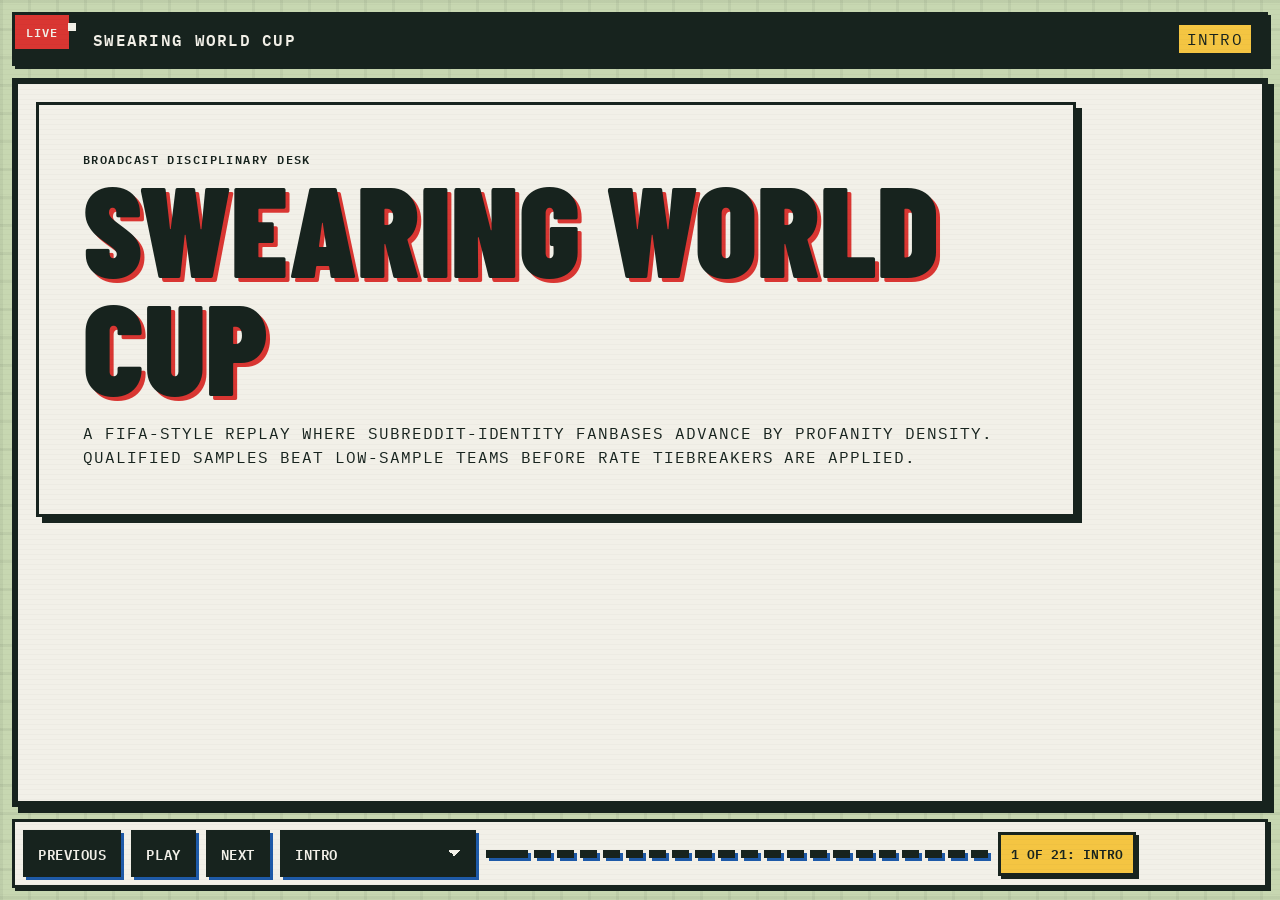
<file: World_cup/worldcup_discourse/swearing_world_cup_dashboard.html>
<!DOCTYPE html>
<html lang="en">
<head>
  <meta charset="UTF-8">
  <meta name="viewport" content="width=device-width, initial-scale=1.0">
  <title>Animated Swearing World Cup</title>
  <style>
    @import url("https://fonts.googleapis.com/css2?family=Barlow+Condensed:ital,wght@0,600;0,700;0,800;0,900;1,800&family=IBM+Plex+Mono:wght@400;500;600&family=Space+Grotesk:wght@400;500;600;700&display=swap");

    :root {
      color-scheme: light;
      --pitch-haze: #C7D7B1;
      --ink: #17231E;
      --paper: #F2F0E8;
      --signal-blue: #1E5AA8;
      --card-yellow: #F4C542;
      --card-red: #D93632;
      --line: 3px solid var(--ink);
      --shadow: 6px 6px 0 var(--ink);
      --shadow-sm: 3px 3px 0 var(--ink);
    }

    * { box-sizing: border-box; }

    html {
      background: var(--pitch-haze);
    }

    body {
      margin: 0;
      min-height: 100vh;
      background:
        linear-gradient(rgba(23, 35, 30, 0.055) 3px, transparent 3px),
        linear-gradient(90deg, rgba(23, 35, 30, 0.055) 3px, transparent 3px),
        var(--pitch-haze);
      background-size: 28px 28px;
      color: var(--ink);
      font-family: "Space Grotesk", ui-sans-serif, system-ui, -apple-system, BlinkMacSystemFont, "Segoe UI", sans-serif;
      letter-spacing: 0;
    }

    body::before {
      content: "";
      position: fixed;
      inset: 0;
      z-index: 1000;
      pointer-events: none;
      background: repeating-linear-gradient(
        0deg,
        rgba(23, 35, 30, 0.09) 0,
        rgba(23, 35, 30, 0.09) 1px,
        transparent 1px,
        transparent 5px
      );
      mix-blend-mode: multiply;
      opacity: 0.22;
    }

    main {
      width: min(1440px, calc(100vw - 32px));
      margin: 0 auto;
      padding: 28px 0 42px;
    }

    h1, h2, h3, p { margin: 0; }

    h1 {
      font-size: clamp(30px, 4vw, 56px);
      line-height: 0.92;
      font-family: "Barlow Condensed", ui-sans-serif, sans-serif;
      font-weight: 900;
      text-transform: uppercase;
      color: var(--ink);
      text-shadow: 4px 4px 0 var(--card-red);
      max-width: 960px;
    }

    h2 {
      font-family: "Barlow Condensed", ui-sans-serif, sans-serif;
      font-size: 24px;
      line-height: 0.95;
      font-weight: 800;
      text-transform: uppercase;
    }

    h3 {
      color: var(--ink);
      font-family: "IBM Plex Mono", ui-monospace, monospace;
      font-size: 12px;
      font-weight: 600;
      text-transform: uppercase;
      letter-spacing: 0.12em;
    }

    button, select {
      border: var(--line);
      background: var(--ink);
      color: var(--paper);
      font-family: "IBM Plex Mono", ui-monospace, monospace;
      font-size: 14px;
      font-weight: 600;
      text-transform: uppercase;
      letter-spacing: 0.04em;
      min-height: 40px;
      box-shadow: 3px 3px 0 var(--signal-blue);
    }

    button {
      display: inline-flex;
      align-items: center;
      justify-content: center;
      gap: 8px;
      padding: 9px 12px;
      cursor: pointer;
    }

    button:hover {
      background: var(--signal-blue);
    }

    button:active {
      transform: translate(3px, 3px);
      box-shadow: none;
    }

    button[aria-pressed="true"], button.active {
      background: var(--card-yellow);
      color: var(--ink);
    }

    select {
      padding: 9px 32px 9px 12px;
      background:
        linear-gradient(45deg, transparent 50%, var(--paper) 50%) calc(100% - 18px) 17px / 7px 7px no-repeat,
        linear-gradient(135deg, var(--paper) 50%, transparent 50%) calc(100% - 12px) 17px / 7px 7px no-repeat,
        var(--ink);
      appearance: none;
    }

    .hero {
      position: relative;
      display: grid;
      grid-template-columns: minmax(0, 1fr) minmax(260px, 420px);
      gap: 22px;
      align-items: stretch;
      padding: 20px;
      border: var(--line);
      background: var(--paper);
      box-shadow: var(--shadow);
    }

    .hero::before,
    #ticker::before {
      content: "LIVE";
      position: absolute;
      top: -3px;
      left: -3px;
      display: inline-flex;
      align-items: center;
      gap: 7px;
      padding: 7px 11px;
      background: var(--card-red);
      color: var(--paper);
      border: var(--line);
      font-family: "IBM Plex Mono", ui-monospace, monospace;
      font-size: 12px;
      font-weight: 600;
      letter-spacing: 0.08em;
      text-transform: uppercase;
    }

    .hero::after,
    #ticker .brand::before {
      content: "";
      position: absolute;
      top: 8px;
      left: 53px;
      width: 8px;
      height: 8px;
      background: var(--paper);
      animation: livePulse 1.25s steps(2, end) infinite;
    }

    .lede {
      margin-top: 16px;
      color: var(--ink);
      font-family: "IBM Plex Mono", ui-monospace, monospace;
      font-size: 16px;
      line-height: 1.55;
      text-transform: uppercase;
      letter-spacing: 0.04em;
      max-width: 920px;
    }

    .champion-card {
      position: relative;
      border: var(--line);
      background: var(--card-red);
      box-shadow: var(--shadow-sm);
      padding: 18px;
      color: var(--paper);
      overflow: hidden;
    }

    .champion-card::after,
    .champ-inner::after {
      content: "";
      position: absolute;
      inset: 12px;
      border: 2px dashed var(--ink);
      pointer-events: none;
    }

    .champion-name {
      margin-top: 6px;
      font-family: "Barlow Condensed", ui-sans-serif, sans-serif;
      font-size: clamp(42px, 6vw, 84px);
      line-height: 0.86;
      font-weight: 900;
      text-transform: uppercase;
      color: var(--paper);
      text-shadow: 4px 4px 0 var(--ink);
    }

    .champion-meta {
      margin-top: 8px;
      display: inline-block;
      background: var(--card-yellow);
      color: var(--ink);
      border: var(--line);
      padding: 6px 8px;
      font-family: "IBM Plex Mono", ui-monospace, monospace;
      font-size: 13px;
      line-height: 1.45;
      font-weight: 600;
    }

    .controls {
      display: flex;
      flex-wrap: wrap;
      align-items: center;
      gap: 10px;
      margin: 20px 0;
    }

    .step-status {
      border: var(--line);
      background: var(--card-yellow);
      color: var(--ink);
      padding: 8px 10px;
      font-family: "IBM Plex Mono", ui-monospace, monospace;
      font-size: 13px;
      font-weight: 600;
      text-transform: uppercase;
      box-shadow: var(--shadow-sm);
    }

    .dashboard {
      display: grid;
      grid-template-columns: minmax(300px, 420px) minmax(0, 1fr);
      gap: 22px;
      align-items: start;
    }

    section, .panel {
      border: var(--line);
      background: var(--paper);
      box-shadow: var(--shadow);
      padding: 18px;
    }

    .groups {
      display: grid;
      gap: 12px;
    }

    .group-card {
      background: var(--paper);
      border: var(--line);
      box-shadow: var(--shadow-sm);
      padding: 12px;
      opacity: 0.36;
      transform: translateY(4px) rotate(0.8deg);
      transition: opacity 280ms ease, transform 280ms ease, border-color 280ms ease;
    }

    .group-card.visible {
      opacity: 1;
      transform: translateY(0) rotate(0deg);
    }

    .group-head, .team-row, .match-row, .award-head {
      display: flex;
      align-items: center;
      justify-content: space-between;
      gap: 10px;
    }

    .team-list {
      display: grid;
      gap: 7px;
      margin-top: 10px;
    }

    .team-row {
      position: relative;
      min-height: 34px;
      padding: 7px 8px;
      border: 2px solid var(--ink);
      background: rgba(242, 240, 232, 0.62);
    }

    .team-name {
      min-width: 0;
      font-weight: 700;
      overflow: hidden;
      text-overflow: ellipsis;
      white-space: nowrap;
    }

    .team-code {
      color: var(--signal-blue);
      font-family: "IBM Plex Mono", ui-monospace, monospace;
      font-size: 12px;
      font-weight: 600;
      text-transform: uppercase;
    }

    .metric {
      flex: 0 0 auto;
      color: var(--card-red);
      font-family: "IBM Plex Mono", ui-monospace, monospace;
      font-weight: 600;
      font-size: 13px;
    }

    .badge {
      display: inline-flex;
      align-items: center;
      justify-content: center;
      min-width: 22px;
      height: 22px;
      border: 2px solid var(--ink);
      background: var(--paper);
      color: var(--ink);
      font-family: "IBM Plex Mono", ui-monospace, monospace;
      font-size: 12px;
      font-weight: 600;
    }

    .badge.gold { background: var(--card-yellow); color: var(--ink); }
    .badge.warn { background: var(--card-red); color: var(--paper); }
    .badge.ok { background: var(--signal-blue); color: var(--paper); }

    .stage-grid {
      display: grid;
      gap: 18px;
    }

    .third-table {
      display: grid;
      grid-template-columns: repeat(auto-fit, minmax(180px, 1fr));
      gap: 8px;
      margin-top: 12px;
    }

    .third-table .team-row {
      opacity: 0.45;
      filter: grayscale(1);
    }

    .third-table .team-row.qualified-third {
      opacity: 1;
      filter: none;
      background: var(--card-yellow);
      border: var(--line);
      box-shadow: var(--shadow-sm);
      padding-top: 22px;
    }

    .third-table .team-row.qualified-third::after {
      content: "ADVANCES";
      position: absolute;
      top: -3px;
      right: -3px;
      padding: 3px 6px;
      border: 2px solid var(--ink);
      background: var(--signal-blue);
      color: var(--paper);
      font-family: "IBM Plex Mono", ui-monospace, monospace;
      font-size: 10px;
      font-weight: 600;
      letter-spacing: 0.06em;
    }

    .bracket {
      display: grid;
      grid-template-columns: repeat(5, minmax(180px, 1fr));
      gap: 12px;
      overflow-x: auto;
      padding-bottom: 2px;
    }

    .round-column {
      min-width: 180px;
      display: grid;
      gap: 10px;
      align-content: start;
      opacity: 0.24;
      transition: opacity 280ms ease;
    }

    .round-column.visible { opacity: 1; }

    .round-title {
      display: inline-block;
      width: fit-content;
      background: var(--ink);
      color: var(--paper);
      border: var(--line);
      padding: 5px 8px;
      font-family: "IBM Plex Mono", ui-monospace, monospace;
      font-size: 12px;
      font-weight: 600;
      text-transform: uppercase;
      letter-spacing: 0.08em;
    }

    .match-card {
      border: var(--line);
      background: var(--paper);
      box-shadow: var(--shadow-sm);
      padding: 10px;
    }

    .match-card.champion-path {
      background:
        repeating-linear-gradient(
          -45deg,
          rgba(244, 197, 66, 0.28) 0,
          rgba(244, 197, 66, 0.28) 8px,
          transparent 8px,
          transparent 17px
        ),
        var(--paper);
    }

    .match-slot {
      color: var(--signal-blue);
      font-family: "IBM Plex Mono", ui-monospace, monospace;
      font-size: 11px;
      font-weight: 600;
      text-transform: uppercase;
      margin-bottom: 7px;
    }

    .match-row {
      min-height: 30px;
      padding: 5px 6px;
      border-left: 6px solid transparent;
    }

    .match-row.winner {
      background: var(--card-yellow);
      color: var(--ink);
      border-left-color: var(--card-red);
    }

    .match-warn {
      margin-top: 7px;
      border: 2px solid var(--card-red);
      background: var(--paper);
      color: var(--card-red);
      padding: 5px 6px;
      font-family: "IBM Plex Mono", ui-monospace, monospace;
      font-size: 12px;
      line-height: 1.35;
    }

    .awards {
      display: none;
    }

    .awards.visible {
      display: grid;
      gap: 14px;
    }

    .award-buttons {
      display: flex;
      flex-wrap: wrap;
      gap: 8px;
    }

    .award-spotlight {
      display: grid;
      grid-template-columns: minmax(0, 1fr) minmax(220px, 340px);
      gap: 14px;
      align-items: stretch;
    }

    .award-main {
      background: var(--paper);
      border: var(--line);
      box-shadow: var(--shadow-sm);
      padding: 18px;
    }

    .award-title {
      display: inline-block;
      color: var(--paper);
      background: var(--card-red);
      border: var(--line);
      padding: 6px 10px;
      font-family: "Barlow Condensed", ui-sans-serif, sans-serif;
      font-size: 42px;
      line-height: 0.9;
      font-weight: 900;
      text-transform: uppercase;
      text-shadow: 3px 3px 0 var(--ink);
      margin-top: 6px;
    }

    .award-note {
      color: var(--ink);
      margin-top: 12px;
      line-height: 1.45;
      font-size: 14px;
    }

    .mini-stats {
      display: grid;
      gap: 10px;
    }

    .mini-stat {
      background: var(--card-yellow);
      border: var(--line);
      box-shadow: var(--shadow-sm);
      padding: 12px;
    }

    .mini-label {
      color: var(--ink);
      font-family: "IBM Plex Mono", ui-monospace, monospace;
      font-size: 12px;
      font-weight: 600;
      text-transform: uppercase;
      letter-spacing: 0.08em;
    }

    .mini-value {
      margin-top: 4px;
      font-family: "IBM Plex Mono", ui-monospace, monospace;
      font-size: 21px;
      font-weight: 600;
    }

    .method {
      margin-top: 22px;
      color: var(--ink);
      font-size: 13px;
      line-height: 1.5;
    }

    #stage {
      background:
        linear-gradient(rgba(23, 35, 30, 0.055) 3px, transparent 3px),
        linear-gradient(90deg, rgba(23, 35, 30, 0.055) 3px, transparent 3px),
        var(--pitch-haze);
      background-size: 28px 28px;
    }

    #ticker {
      position: relative;
      background: var(--ink);
      color: var(--paper);
      border: var(--line);
      font-family: "IBM Plex Mono", ui-monospace, monospace;
      text-transform: uppercase;
      letter-spacing: 0.08em;
    }

    #phaseLabel {
      background: var(--card-yellow);
      color: var(--ink);
      border: 2px solid var(--ink);
      padding: 4px 8px;
    }

    #phase-intro h1 {
      color: var(--ink);
      text-shadow: 4px 4px 0 var(--card-red);
      -webkit-text-fill-color: currentColor;
      background: none;
    }

    #phase-intro p {
      font-family: "IBM Plex Mono", ui-monospace, monospace;
      text-transform: uppercase;
      letter-spacing: 0.06em;
    }

    .team-card {
      background: var(--paper);
      border: var(--line);
      box-shadow: var(--shadow-sm);
      transform: translateY(4px) rotate(0.8deg);
    }

    .team-card.visible {
      transform: translateY(0) rotate(0deg);
    }

    .meter-track {
      border: var(--line);
      background:
        repeating-linear-gradient(
          -45deg,
          rgba(23, 35, 30, 0.14) 0,
          rgba(23, 35, 30, 0.14) 8px,
          rgba(242, 240, 232, 0.4) 8px,
          rgba(242, 240, 232, 0.4) 16px
        );
    }

    .meter-fill {
      background: var(--signal-blue);
    }

    .meter-fill--low { background: var(--signal-blue); }
    .meter-fill--mid { background: var(--card-yellow); }
    .meter-fill--high { background: var(--card-red); }

    .third-slot.picked {
      position: relative;
      background: var(--card-yellow);
      border: var(--line);
      box-shadow: var(--shadow-sm);
    }

    .third-slot.picked::after {
      content: "ADVANCES";
      position: absolute;
      top: -3px;
      right: -3px;
      background: var(--signal-blue);
      color: var(--paper);
      border: 2px solid var(--ink);
      padding: 3px 6px;
      font-family: "IBM Plex Mono", ui-monospace, monospace;
      font-size: 10px;
      font-weight: 600;
    }

    .matchup {
      border: var(--line);
      box-shadow: var(--shadow-sm);
      background: var(--paper);
    }

    .m-team.winner {
      background: var(--card-yellow);
      color: var(--ink);
      border-left: 6px solid var(--card-red);
    }

    .champ-inner {
      position: relative;
      border: var(--line);
      box-shadow: var(--shadow);
      background: var(--paper);
    }

    #phase-champion h1 {
      display: inline-block;
      background: var(--card-red);
      color: var(--paper);
      border: var(--line);
      padding: 8px 12px;
    }

    #championCode {
      font-family: "Barlow Condensed", ui-sans-serif, sans-serif;
      color: var(--paper);
      text-shadow: 4px 4px 0 var(--ink);
    }

    #championStat {
      background: var(--card-yellow);
      color: var(--ink);
      border: var(--line);
      font-family: "IBM Plex Mono", ui-monospace, monospace;
    }

    #controls button {
      background: var(--ink);
      color: var(--paper);
      border: var(--line);
      box-shadow: 3px 3px 0 var(--signal-blue);
      font-family: "IBM Plex Mono", ui-monospace, monospace;
      text-transform: uppercase;
    }

    .dots .dot {
      width: 17px;
      height: 8px;
      border: 2px solid var(--ink);
      background: var(--paper);
    }

    .dots .dot.on,
    .dots .dot.active {
      width: 42px;
      background:
        repeating-linear-gradient(
          -45deg,
          var(--card-red) 0,
          var(--card-red) 7px,
          var(--card-yellow) 7px,
          var(--card-yellow) 14px
        );
      animation: hazardPulse 1.25s steps(2, end) infinite;
    }

    body {
      height: 100vh;
      overflow: hidden;
    }

    main {
      width: min(1440px, calc(100vw - 24px));
      height: 100vh;
      display: grid;
      grid-template-rows: auto minmax(0, 1fr) auto;
      gap: 12px;
      padding: 12px 0;
    }

    #ticker {
      min-height: 48px;
      display: flex;
      align-items: center;
      justify-content: space-between;
      gap: 12px;
      padding: 8px 12px 8px 78px;
      box-shadow: var(--shadow-sm);
    }

    #ticker .brand {
      font-weight: 600;
    }

    #stage {
      position: relative;
      min-height: 0;
      height: 100%;
      overflow: hidden;
      border: var(--line);
      box-shadow: var(--shadow);
    }

    .phase {
      position: absolute;
      inset: 0;
      opacity: 0;
      pointer-events: none;
      transform: translateY(14px) scale(0.985);
      transition: opacity 360ms ease, transform 360ms ease;
      padding: 18px;
      display: grid;
      grid-template-rows: auto minmax(0, 1fr);
      gap: 14px;
      overflow: hidden;
    }

    .phase.active {
      opacity: 1;
      pointer-events: auto;
      transform: translateY(0) scale(1);
    }

    .phase.active .phase-head,
    .phase.active .intro-copy,
    .phase.active .champ-inner {
      animation: phaseStamp 420ms cubic-bezier(.2, .85, .2, 1) both;
    }

    .phase-head {
      display: flex;
      align-items: end;
      justify-content: space-between;
      gap: 16px;
      min-width: 0;
    }

    .phase-kicker {
      font-family: "IBM Plex Mono", ui-monospace, monospace;
      font-size: 12px;
      font-weight: 600;
      letter-spacing: 0.12em;
      text-transform: uppercase;
    }

    .phase-panel {
      min-height: 0;
      display: grid;
      align-content: center;
      overflow: hidden;
    }

    #phase-intro {
      grid-template-columns: minmax(0, 1fr);
      place-items: center stretch;
    }

    .intro-copy {
      max-width: 1040px;
      border: var(--line);
      background: var(--paper);
      box-shadow: var(--shadow);
      padding: clamp(18px, 4vw, 44px);
    }

    .intro-copy h1 {
      font-size: clamp(54px, 10vw, 150px);
    }

    #teamGrid.groups {
      grid-template-columns: 1fr;
      align-content: center;
      max-width: 860px;
      width: min(100%, 860px);
      justify-self: center;
    }

    .team-card {
      display: grid;
      grid-template-columns: minmax(0, 1fr) minmax(220px, 0.8fr);
      align-items: center;
      gap: 10px;
      padding: 12px;
      opacity: 0;
      transform: translateY(22px) rotate(1.2deg);
      animation: cardStamp 520ms cubic-bezier(.2, .85, .2, 1) forwards;
      animation-delay: var(--delay, 0ms);
    }

    .team-card-head {
      display: flex;
      align-items: start;
      justify-content: space-between;
      gap: 10px;
    }

    .team-card-name {
      min-width: 0;
      font-weight: 700;
      font-size: clamp(18px, 2vw, 27px);
      line-height: 1;
      text-transform: uppercase;
    }

    .team-card-meta {
      display: flex;
      flex-wrap: wrap;
      gap: 6px;
      font-family: "IBM Plex Mono", ui-monospace, monospace;
      font-size: 11px;
      font-weight: 600;
      text-transform: uppercase;
    }

    .meter-track {
      height: 18px;
      overflow: hidden;
    }

    .meter-fill {
      height: 100%;
      transition: width 360ms ease;
    }

    #thirdGrid .team-row {
      opacity: 0;
      transform: translateY(18px) rotate(0.8deg);
      animation: cardStamp 420ms cubic-bezier(.2, .85, .2, 1) forwards;
      animation-delay: var(--delay, 0ms);
    }

    #thirdGrid.third-table {
      grid-template-columns: repeat(4, minmax(0, 1fr));
      align-content: center;
    }

    #bracketRounds.bracket {
      overflow: hidden;
      grid-template-columns: repeat(auto-fit, minmax(155px, 1fr));
      align-content: center;
      gap: 8px;
    }

    #phase-bracket .match-card {
      padding: 7px;
      opacity: 0;
      transform: translateY(18px) scale(0.98);
      animation: matchSlam 460ms cubic-bezier(.2, .85, .2, 1) forwards;
      animation-delay: var(--delay, 0ms);
    }

    #phase-bracket .match-row {
      min-height: 24px;
      padding: 3px 5px;
      gap: 6px;
    }

    #phase-bracket .team-name {
      font-size: 12px;
    }

    #phase-bracket .metric {
      font-size: 11px;
    }

    #phase-champion {
      grid-template-rows: minmax(0, 1fr);
    }

    .champ-inner {
      display: grid;
      grid-template-columns: minmax(260px, 0.85fr) minmax(320px, 1.15fr);
      gap: clamp(12px, 2vw, 24px);
      align-items: stretch;
      padding: clamp(14px, 2vw, 26px);
      overflow: hidden;
    }

    .champ-title-block {
      min-width: 0;
    }

    #championCode {
      font-size: clamp(58px, 9vw, 132px);
      line-height: 0.82;
      font-weight: 900;
      background: var(--card-red);
      border: var(--line);
      padding: 10px 12px;
      width: 100%;
      max-width: 100%;
      overflow-wrap: anywhere;
    }

    #championStat {
      display: inline-block;
      margin-top: 14px;
      padding: 8px 10px;
      font-size: 14px;
      font-weight: 600;
      text-transform: uppercase;
    }

    #phase-champion.active #championCode {
      animation: championHit 620ms steps(3, end) both;
    }

    #awardsRoot.awards {
      display: grid;
      gap: 10px;
      min-width: 0;
      align-content: start;
      overflow: hidden;
    }

    #awardsRoot .award-buttons {
      display: grid;
      grid-template-columns: repeat(3, minmax(0, 1fr));
      gap: 8px;
      max-height: none;
      overflow: visible;
    }

    #awardsRoot .award-buttons button {
      min-width: 0;
      width: 100%;
      padding: 8px 9px;
      font-size: 12px;
      white-space: normal;
      line-height: 1.15;
    }

    #awardsRoot .award-spotlight {
      grid-template-columns: 1fr;
      gap: 10px;
    }

    #awardsRoot .award-main {
      padding: 12px;
    }

    #awardsRoot .award-note {
      max-height: 68px;
      overflow: hidden;
    }

    #awardsRoot .award-title {
      font-size: clamp(28px, 4vw, 48px);
      max-width: 100%;
      overflow-wrap: anywhere;
    }

    #awardsRoot .mini-stats {
      grid-template-columns: repeat(2, minmax(0, 1fr));
    }

    #controls {
      margin: 0;
      min-height: 58px;
      border: var(--line);
      background: var(--paper);
      box-shadow: var(--shadow-sm);
      padding: 8px;
    }

    #dots {
      display: flex;
      flex-wrap: wrap;
      align-items: center;
      gap: 6px;
      min-width: 120px;
    }

    .dot {
      display: inline-block;
      padding: 0;
      min-width: 0;
      min-height: 0;
      box-shadow: none;
      font-size: 0;
    }

    @keyframes livePulse {
      0%, 45% { opacity: 1; filter: brightness(1.25); }
      46%, 100% { opacity: 0.35; filter: brightness(0.8); }
    }

    @keyframes hazardPulse {
      0%, 45% { filter: brightness(1.08); }
      46%, 100% { filter: brightness(0.78); }
    }

    @keyframes phaseStamp {
      0% { opacity: 0; transform: translateY(18px) scale(0.985); }
      72% { opacity: 1; transform: translateY(-2px) scale(1.01); }
      100% { opacity: 1; transform: translateY(0) scale(1); }
    }

    @keyframes cardStamp {
      0% { opacity: 0; transform: translateY(22px) rotate(1.2deg); }
      70% { opacity: 1; transform: translateY(-3px) rotate(-0.35deg); }
      100% { opacity: 1; transform: translateY(0) rotate(0deg); }
    }

    @keyframes matchSlam {
      0% { opacity: 0; transform: translateY(18px) scale(0.98); }
      65% { opacity: 1; transform: translateY(-2px) scale(1.015); }
      100% { opacity: 1; transform: translateY(0) scale(1); }
    }

    @keyframes championHit {
      0% { opacity: 0; transform: translateX(-12px); filter: brightness(0.7); }
      35% { opacity: 1; transform: translateX(8px); filter: brightness(1.45); }
      65% { transform: translateX(-4px); filter: brightness(0.9); }
      100% { opacity: 1; transform: translateX(0); filter: brightness(1); }
    }

    @media (max-width: 980px) {
      main { width: min(100vw - 20px, 760px); }
      .hero, .dashboard, .award-spotlight, .champ-inner { grid-template-columns: 1fr; }
      .bracket { grid-template-columns: repeat(auto-fit, minmax(135px, 1fr)); }
      #teamGrid.groups { grid-template-columns: 1fr; }
      #thirdGrid.third-table { grid-template-columns: repeat(2, minmax(0, 1fr)); }
      .team-card { grid-template-columns: 1fr; }
      .phase { padding: 12px; }
    }

    @media (max-width: 520px) {
      main { width: calc(100vw - 12px); padding: 8px 0; gap: 8px; }
      .hero { gap: 14px; }
      .controls { align-items: stretch; }
      .controls button, .controls select { flex: 1 1 130px; }
      section, .panel, .champion-card { padding: 12px; }
      .team-name { white-space: normal; }
      .metric { font-size: 12px; }
      .award-title { font-size: 34px; }
      .hero::before { position: static; width: fit-content; margin-bottom: 10px; }
      .hero::after { display: none; }
      #ticker { padding-left: 70px; font-size: 11px; }
      .phase-head { align-items: start; flex-direction: column; gap: 8px; }
      #teamGrid.groups { grid-template-columns: 1fr; }
      #thirdGrid.third-table { grid-template-columns: repeat(2, minmax(0, 1fr)); gap: 6px; }
      #bracketRounds.bracket { grid-template-columns: 1fr; gap: 5px; }
      #phase-bracket .match-card { padding: 5px; }
      #phase-bracket .match-slot { margin-bottom: 3px; font-size: 10px; }
      #championCode { font-size: clamp(48px, 17vw, 82px); }
      #awardsRoot .award-buttons { grid-template-columns: repeat(2, minmax(0, 1fr)); }
      #awardsRoot .award-title { font-size: 28px; }
      #controls { min-height: 96px; }
      #dots { flex: 1 1 100%; }
    }

    @media (prefers-reduced-motion: reduce) {
      *,
      *::before,
      *::after {
        animation-duration: 1ms !important;
        animation-iteration-count: 1 !important;
        transition-duration: 1ms !important;
        scroll-behavior: auto !important;
      }
    }
  </style>
</head>
<body>
  <main>
    <div id="ticker">
      <span class="brand">Swearing World Cup</span>
      <span id="phaseLabel">Intro</span>
    </div>

    <div id="stage" aria-live="polite">
      <section class="phase active" id="phase-intro" data-phase="intro">
        <div class="intro-copy">
          <div class="phase-kicker">Broadcast disciplinary desk</div>
          <h1>Swearing World Cup</h1>
          <p class="lede">A FIFA-style replay where subreddit-identity fanbases advance by profanity density. Qualified samples beat low-sample teams before rate tiebreakers are applied.</p>
        </div>
      </section>

      <section class="phase" id="phase-groups" data-phase="groups">
        <div class="phase-head">
          <div>
            <div class="phase-kicker">Group Reveal</div>
            <h2>Group <span id="groupLetter">A</span></h2>
          </div>
          <span class="badge ok">4 Teams</span>
        </div>
        <div class="phase-panel">
          <div class="groups" id="teamGrid"></div>
        </div>
      </section>

      <section class="phase" id="phase-third" data-phase="third">
        <div class="phase-head">
          <div>
            <div class="phase-kicker">Best Thirds</div>
            <h2 id="thirdTitle">Third-place table</h2>
          </div>
          <span class="badge gold" id="thirdKey"></span>
        </div>
        <div class="phase-panel">
          <div class="third-table" id="thirdGrid"></div>
        </div>
      </section>

      <section class="phase" id="phase-bracket" data-phase="bracket">
        <div class="phase-head">
          <div>
            <div class="phase-kicker">Knockout</div>
            <h2 id="roundTitle">Round of 32</h2>
          </div>
          <span class="badge gold" id="liveRound">Round of 32</span>
        </div>
        <div class="phase-panel">
          <div class="bracket" id="bracketRounds"></div>
        </div>
      </section>

      <section class="phase" id="phase-champion" data-phase="champion">
        <div class="champ-inner">
          <div class="champ-title-block">
            <div class="phase-kicker">Final incident report</div>
            <h1>Champion</h1>
            <div id="championCode">LOCKED</div>
            <div id="championStat">Play through the bracket to reveal the winner.</div>
          </div>

          <section class="awards" id="awardsRoot">
            <div class="award-head">
              <div>
                <div class="phase-kicker">Awards</div>
                <h2>Spotlight winners</h2>
              </div>
            </div>
            <div class="award-buttons" id="awardButtons"></div>
            <div class="award-spotlight">
              <div class="award-main">
                <h3 id="awardLabel"></h3>
                <div class="award-title" id="awardWinner"></div>
                <p class="award-note" id="awardNote"></p>
              </div>
              <div class="mini-stats">
                <div class="mini-stat">
                  <div class="mini-label">Metric</div>
                  <div class="mini-value" id="awardMetric"></div>
                </div>
                <div class="mini-stat">
                  <div class="mini-label">Value</div>
                  <div class="mini-value" id="awardValue"></div>
                </div>
              </div>
            </div>
          </section>
        </div>
      </section>
    </div>

    <div class="controls" id="controls" aria-label="Playback controls">
      <button type="button" id="prevBtn">Previous</button>
      <button type="button" id="playBtn" aria-pressed="false">Play</button>
      <button type="button" id="nextBtn">Next</button>
      <select id="phaseSelect" aria-label="Jump to phase"></select>
      <div class="dots" id="dots" aria-label="Step progress"></div>
      <div class="step-status" id="stepStatus"></div>
    </div>
  </main>

  <script>
    const tournament = {"title":"Animated Swearing World Cup","methodology_note":"Subreddit-identity fanbase ranking. Qualified teams meet the minimum sample; low-sample teams are shown but unranked.","groups":[{"group":"A","teams":[{"country":"Mexico","code":"mex","group":"A","comments":35187,"words":695501,"swear_hits":1925,"swears_per_1000_words":2.767789,"swears_per_100_comments":5.47077,"rank":5,"qualified_for_rank":true,"sample_status":"qualified","data_status":"qualified","group_position":1},{"country":"South Africa","code":"rsa","group":"A","comments":3341,"words":105889,"swear_hits":133,"swears_per_1000_words":1.256032,"swears_per_100_comments":3.980844,"rank":14,"qualified_for_rank":true,"sample_status":"qualified","data_status":"qualified","group_position":2},{"country":"Czechia","code":"cze","group":"A","comments":26650,"words":776790,"swear_hits":394,"swears_per_1000_words":0.507216,"swears_per_100_comments":1.478424,"rank":28,"qualified_for_rank":true,"sample_status":"qualified","data_status":"qualified","group_position":3},{"country":"South Korea","code":"kor","group":"A","comments":456,"words":16407,"swear_hits":46,"swears_per_1000_words":2.803681,"swears_per_100_comments":10.087719,"rank":null,"qualified_for_rank":false,"sample_status":"low_comments","data_status":"low_sample","group_position":4}],"top_two":[{"country":"Mexico","code":"mex","group":"A","comments":35187,"words":695501,"swear_hits":1925,"swears_per_1000_words":2.767789,"swears_per_100_comments":5.47077,"rank":5,"qualified_for_rank":true,"sample_status":"qualified","data_status":"qualified","group_position":1},{"country":"South Africa","code":"rsa","group":"A","comments":3341,"words":105889,"swear_hits":133,"swears_per_1000_words":1.256032,"swears_per_100_comments":3.980844,"rank":14,"qualified_for_rank":true,"sample_status":"qualified","data_status":"qualified","group_position":2}],"third_place":{"country":"Czechia","code":"cze","group":"A","comments":26650,"words":776790,"swear_hits":394,"swears_per_1000_words":0.507216,"swears_per_100_comments":1.478424,"rank":28,"qualified_for_rank":true,"sample_status":"qualified","data_status":"qualified","group_position":3}},{"group":"B","teams":[{"country":"Canada","code":"can","group":"B","comments":18373,"words":299925,"swear_hits":588,"swears_per_1000_words":1.96049,"swears_per_100_comments":3.200348,"rank":8,"qualified_for_rank":true,"sample_status":"qualified","data_status":"qualified","group_position":1},{"country":"Qatar","code":"qat","group":"B","comments":2148,"words":49896,"swear_hits":38,"swears_per_1000_words":0.761584,"swears_per_100_comments":1.769088,"rank":25,"qualified_for_rank":true,"sample_status":"qualified","data_status":"qualified","group_position":2},{"country":"Bosnia and Herzegovina","code":"bih","group":"B","comments":4816,"words":141339,"swear_hits":49,"swears_per_1000_words":0.346684,"swears_per_100_comments":1.017442,"rank":32,"qualified_for_rank":true,"sample_status":"qualified","data_status":"qualified","group_position":3},{"country":"Switzerland","code":"sui","group":"B","comments":18,"words":234,"swear_hits":0,"swears_per_1000_words":0.0,"swears_per_100_comments":0.0,"rank":null,"qualified_for_rank":false,"sample_status":"low_comments_and_words","data_status":"low_sample","group_position":4}],"top_two":[{"country":"Canada","code":"can","group":"B","comments":18373,"words":299925,"swear_hits":588,"swears_per_1000_words":1.96049,"swears_per_100_comments":3.200348,"rank":8,"qualified_for_rank":true,"sample_status":"qualified","data_status":"qualified","group_position":1},{"country":"Qatar","code":"qat","group":"B","comments":2148,"words":49896,"swear_hits":38,"swears_per_1000_words":0.761584,"swears_per_100_comments":1.769088,"rank":25,"qualified_for_rank":true,"sample_status":"qualified","data_status":"qualified","group_position":2}],"third_place":{"country":"Bosnia and Herzegovina","code":"bih","group":"B","comments":4816,"words":141339,"swear_hits":49,"swears_per_1000_words":0.346684,"swears_per_100_comments":1.017442,"rank":32,"qualified_for_rank":true,"sample_status":"qualified","data_status":"qualified","group_position":3}},{"group":"C","teams":[{"country":"Scotland","code":"sco","group":"C","comments":15000,"words":239966,"swear_hits":1078,"swears_per_1000_words":4.492303,"swears_per_100_comments":7.186667,"rank":1,"qualified_for_rank":true,"sample_status":"qualified","data_status":"qualified","group_position":1},{"country":"Brazil","code":"bra","group":"C","comments":15600,"words":284877,"swear_hits":999,"swears_per_1000_words":3.506777,"swears_per_100_comments":6.403846,"rank":3,"qualified_for_rank":true,"sample_status":"qualified","data_status":"qualified","group_position":2},{"country":"Haiti","code":"hai","group":"C","comments":1529,"words":40068,"swear_hits":52,"swears_per_1000_words":1.297794,"swears_per_100_comments":3.400916,"rank":13,"qualified_for_rank":true,"sample_status":"qualified","data_status":"qualified","group_position":3},{"country":"Morocco","code":"mar","group":"C","comments":12052,"words":348940,"swear_hits":403,"swears_per_1000_words":1.154926,"swears_per_100_comments":3.343843,"rank":16,"qualified_for_rank":true,"sample_status":"qualified","data_status":"qualified","group_position":4}],"top_two":[{"country":"Scotland","code":"sco","group":"C","comments":15000,"words":239966,"swear_hits":1078,"swears_per_1000_words":4.492303,"swears_per_100_comments":7.186667,"rank":1,"qualified_for_rank":true,"sample_status":"qualified","data_status":"qualified","group_position":1},{"country":"Brazil","code":"bra","group":"C","comments":15600,"words":284877,"swear_hits":999,"swears_per_1000_words":3.506777,"swears_per_100_comments":6.403846,"rank":3,"qualified_for_rank":true,"sample_status":"qualified","data_status":"qualified","group_position":2}],"third_place":{"country":"Haiti","code":"hai","group":"C","comments":1529,"words":40068,"swear_hits":52,"swears_per_1000_words":1.297794,"swears_per_100_comments":3.400916,"rank":13,"qualified_for_rank":true,"sample_status":"qualified","data_status":"qualified","group_position":3}},{"group":"D","teams":[{"country":"Turkiye","code":"tur","group":"D","comments":17384,"words":335923,"swear_hits":1426,"swears_per_1000_words":4.24502,"swears_per_100_comments":8.202945,"rank":2,"qualified_for_rank":true,"sample_status":"qualified","data_status":"qualified","group_position":1},{"country":"Australia","code":"aus","group":"D","comments":10709,"words":174676,"swear_hits":593,"swears_per_1000_words":3.394857,"swears_per_100_comments":5.537398,"rank":4,"qualified_for_rank":true,"sample_status":"qualified","data_status":"qualified","group_position":2},{"country":"USA","code":"usa","group":"D","comments":11400,"words":251951,"swear_hits":648,"swears_per_1000_words":2.571929,"swears_per_100_comments":5.684211,"rank":6,"qualified_for_rank":true,"sample_status":"qualified","data_status":"qualified","group_position":3},{"country":"Paraguay","code":"par","group":"D","comments":3756,"words":113145,"swear_hits":89,"swears_per_1000_words":0.786601,"swears_per_100_comments":2.369542,"rank":24,"qualified_for_rank":true,"sample_status":"qualified","data_status":"qualified","group_position":4}],"top_two":[{"country":"Turkiye","code":"tur","group":"D","comments":17384,"words":335923,"swear_hits":1426,"swears_per_1000_words":4.24502,"swears_per_100_comments":8.202945,"rank":2,"qualified_for_rank":true,"sample_status":"qualified","data_status":"qualified","group_position":1},{"country":"Australia","code":"aus","group":"D","comments":10709,"words":174676,"swear_hits":593,"swears_per_1000_words":3.394857,"swears_per_100_comments":5.537398,"rank":4,"qualified_for_rank":true,"sample_status":"qualified","data_status":"qualified","group_position":2}],"third_place":{"country":"USA","code":"usa","group":"D","comments":11400,"words":251951,"swear_hits":648,"swears_per_1000_words":2.571929,"swears_per_100_comments":5.684211,"rank":6,"qualified_for_rank":true,"sample_status":"qualified","data_status":"qualified","group_position":3}},{"group":"E","teams":[{"country":"Germany","code":"ger","group":"E","comments":11248,"words":304596,"swear_hits":151,"swears_per_1000_words":0.495739,"swears_per_100_comments":1.342461,"rank":29,"qualified_for_rank":true,"sample_status":"qualified","data_status":"qualified","group_position":1},{"country":"Ecuador","code":"ecu","group":"E","comments":571,"words":16811,"swear_hits":35,"swears_per_1000_words":2.08197,"swears_per_100_comments":6.129597,"rank":null,"qualified_for_rank":false,"sample_status":"low_comments","data_status":"low_sample","group_position":2},{"country":"Curacao","code":"cur","group":"E","comments":454,"words":11327,"swear_hits":12,"swears_per_1000_words":1.059416,"swears_per_100_comments":2.643172,"rank":null,"qualified_for_rank":false,"sample_status":"low_comments","data_status":"low_sample","group_position":3},{"country":"Ivory Coast","code":"civ","group":"E","comments":1,"words":1,"swear_hits":0,"swears_per_1000_words":0.0,"swears_per_100_comments":0.0,"rank":null,"qualified_for_rank":false,"sample_status":"low_comments_and_words","data_status":"low_sample","group_position":4}],"top_two":[{"country":"Germany","code":"ger","group":"E","comments":11248,"words":304596,"swear_hits":151,"swears_per_1000_words":0.495739,"swears_per_100_comments":1.342461,"rank":29,"qualified_for_rank":true,"sample_status":"qualified","data_status":"qualified","group_position":1},{"country":"Ecuador","code":"ecu","group":"E","comments":571,"words":16811,"swear_hits":35,"swears_per_1000_words":2.08197,"swears_per_100_comments":6.129597,"rank":null,"qualified_for_rank":false,"sample_status":"low_comments","data_status":"low_sample","group_position":2}],"third_place":{"country":"Curacao","code":"cur","group":"E","comments":454,"words":11327,"swear_hits":12,"swears_per_1000_words":1.059416,"swears_per_100_comments":2.643172,"rank":null,"qualified_for_rank":false,"sample_status":"low_comments","data_status":"low_sample","group_position":3}},{"group":"F","teams":[{"country":"Tunisia","code":"tun","group":"F","comments":6311,"words":150226,"swear_hits":219,"swears_per_1000_words":1.457804,"swears_per_100_comments":3.470132,"rank":12,"qualified_for_rank":true,"sample_status":"qualified","data_status":"qualified","group_position":1},{"country":"Netherlands","code":"ned","group":"F","comments":5527,"words":123742,"swear_hits":56,"swears_per_1000_words":0.452555,"swears_per_100_comments":1.013208,"rank":30,"qualified_for_rank":true,"sample_status":"qualified","data_status":"qualified","group_position":2},{"country":"Sweden","code":"swe","group":"F","comments":53,"words":791,"swear_hits":9,"swears_per_1000_words":11.378003,"swears_per_100_comments":16.981132,"rank":null,"qualified_for_rank":false,"sample_status":"low_comments_and_words","data_status":"low_sample","group_position":3},{"country":"Japan","code":"jpn","group":"F","comments":714,"words":23220,"swear_hits":22,"swears_per_1000_words":0.947459,"swears_per_100_comments":3.081232,"rank":null,"qualified_for_rank":false,"sample_status":"low_comments","data_status":"low_sample","group_position":4}],"top_two":[{"country":"Tunisia","code":"tun","group":"F","comments":6311,"words":150226,"swear_hits":219,"swears_per_1000_words":1.457804,"swears_per_100_comments":3.470132,"rank":12,"qualified_for_rank":true,"sample_status":"qualified","data_status":"qualified","group_position":1},{"country":"Netherlands","code":"ned","group":"F","comments":5527,"words":123742,"swear_hits":56,"swears_per_1000_words":0.452555,"swears_per_100_comments":1.013208,"rank":30,"qualified_for_rank":true,"sample_status":"qualified","data_status":"qualified","group_position":2}],"third_place":{"country":"Sweden","code":"swe","group":"F","comments":53,"words":791,"swear_hits":9,"swears_per_1000_words":11.378003,"swears_per_100_comments":16.981132,"rank":null,"qualified_for_rank":false,"sample_status":"low_comments_and_words","data_status":"low_sample","group_position":3}},{"group":"G","teams":[{"country":"New Zealand","code":"nzl","group":"G","comments":1381,"words":35150,"swear_hits":66,"swears_per_1000_words":1.877667,"swears_per_100_comments":4.779146,"rank":9,"qualified_for_rank":true,"sample_status":"qualified","data_status":"qualified","group_position":1},{"country":"Belgium","code":"bel","group":"G","comments":5889,"words":120732,"swear_hits":138,"swears_per_1000_words":1.143028,"swears_per_100_comments":2.343352,"rank":17,"qualified_for_rank":true,"sample_status":"qualified","data_status":"qualified","group_position":2},{"country":"Egypt","code":"egy","group":"G","comments":6003,"words":57061,"swear_hits":45,"swears_per_1000_words":0.78863,"swears_per_100_comments":0.749625,"rank":23,"qualified_for_rank":true,"sample_status":"qualified","data_status":"qualified","group_position":3},{"country":"Iran","code":"irn","group":"G","comments":260,"words":8066,"swear_hits":9,"swears_per_1000_words":1.115795,"swears_per_100_comments":3.461538,"rank":null,"qualified_for_rank":false,"sample_status":"low_comments_and_words","data_status":"low_sample","group_position":4}],"top_two":[{"country":"New Zealand","code":"nzl","group":"G","comments":1381,"words":35150,"swear_hits":66,"swears_per_1000_words":1.877667,"swears_per_100_comments":4.779146,"rank":9,"qualified_for_rank":true,"sample_status":"qualified","data_status":"qualified","group_position":1},{"country":"Belgium","code":"bel","group":"G","comments":5889,"words":120732,"swear_hits":138,"swears_per_1000_words":1.143028,"swears_per_100_comments":2.343352,"rank":17,"qualified_for_rank":true,"sample_status":"qualified","data_status":"qualified","group_position":2}],"third_place":{"country":"Egypt","code":"egy","group":"G","comments":6003,"words":57061,"swear_hits":45,"swears_per_1000_words":0.78863,"swears_per_100_comments":0.749625,"rank":23,"qualified_for_rank":true,"sample_status":"qualified","data_status":"qualified","group_position":3}},{"group":"H","teams":[{"country":"Spain","code":"esp","group":"H","comments":1966,"words":47457,"swear_hits":54,"swears_per_1000_words":1.137872,"swears_per_100_comments":2.746694,"rank":18,"qualified_for_rank":true,"sample_status":"qualified","data_status":"qualified","group_position":1},{"country":"Uruguay","code":"ury","group":"H","comments":1531,"words":50301,"swear_hits":46,"swears_per_1000_words":0.914495,"swears_per_100_comments":3.004572,"rank":21,"qualified_for_rank":true,"sample_status":"qualified","data_status":"qualified","group_position":2},{"country":"Saudi Arabia","code":"ksa","group":"H","comments":3447,"words":12737,"swear_hits":3,"swears_per_1000_words":0.235534,"swears_per_100_comments":0.087032,"rank":33,"qualified_for_rank":true,"sample_status":"qualified","data_status":"qualified","group_position":3},{"country":"Cape Verde","code":"cpv","group":"H","comments":592,"words":11864,"swear_hits":13,"swears_per_1000_words":1.095752,"swears_per_100_comments":2.195946,"rank":null,"qualified_for_rank":false,"sample_status":"low_comments","data_status":"low_sample","group_position":4}],"top_two":[{"country":"Spain","code":"esp","group":"H","comments":1966,"words":47457,"swear_hits":54,"swears_per_1000_words":1.137872,"swears_per_100_comments":2.746694,"rank":18,"qualified_for_rank":true,"sample_status":"qualified","data_status":"qualified","group_position":1},{"country":"Uruguay","code":"ury","group":"H","comments":1531,"words":50301,"swear_hits":46,"swears_per_1000_words":0.914495,"swears_per_100_comments":3.004572,"rank":21,"qualified_for_rank":true,"sample_status":"qualified","data_status":"qualified","group_position":2}],"third_place":{"country":"Saudi Arabia","code":"ksa","group":"H","comments":3447,"words":12737,"swear_hits":3,"swears_per_1000_words":0.235534,"swears_per_100_comments":0.087032,"rank":33,"qualified_for_rank":true,"sample_status":"qualified","data_status":"qualified","group_position":3}},{"group":"I","teams":[{"country":"Norway","code":"nor","group":"I","comments":4010,"words":88041,"swear_hits":148,"swears_per_1000_words":1.681035,"swears_per_100_comments":3.690773,"rank":10,"qualified_for_rank":true,"sample_status":"qualified","data_status":"qualified","group_position":1},{"country":"Senegal","code":"sen","group":"I","comments":1052,"words":28805,"swear_hits":34,"swears_per_1000_words":1.180351,"swears_per_100_comments":3.231939,"rank":15,"qualified_for_rank":true,"sample_status":"qualified","data_status":"qualified","group_position":2},{"country":"France","code":"fra","group":"I","comments":4727,"words":183636,"swear_hits":122,"swears_per_1000_words":0.664358,"swears_per_100_comments":2.580918,"rank":27,"qualified_for_rank":true,"sample_status":"qualified","data_status":"qualified","group_position":3},{"country":"Iraq","code":"irq","group":"I","comments":1188,"words":5472,"swear_hits":5,"swears_per_1000_words":0.913743,"swears_per_100_comments":0.420875,"rank":null,"qualified_for_rank":false,"sample_status":"low_words","data_status":"low_sample","group_position":4}],"top_two":[{"country":"Norway","code":"nor","group":"I","comments":4010,"words":88041,"swear_hits":148,"swears_per_1000_words":1.681035,"swears_per_100_comments":3.690773,"rank":10,"qualified_for_rank":true,"sample_status":"qualified","data_status":"qualified","group_position":1},{"country":"Senegal","code":"sen","group":"I","comments":1052,"words":28805,"swear_hits":34,"swears_per_1000_words":1.180351,"swears_per_100_comments":3.231939,"rank":15,"qualified_for_rank":true,"sample_status":"qualified","data_status":"qualified","group_position":2}],"third_place":{"country":"France","code":"fra","group":"I","comments":4727,"words":183636,"swear_hits":122,"swears_per_1000_words":0.664358,"swears_per_100_comments":2.580918,"rank":27,"qualified_for_rank":true,"sample_status":"qualified","data_status":"qualified","group_position":3}},{"group":"J","teams":[{"country":"Algeria","code":"alg","group":"J","comments":2500,"words":61735,"swear_hits":96,"swears_per_1000_words":1.555034,"swears_per_100_comments":3.84,"rank":11,"qualified_for_rank":true,"sample_status":"qualified","data_status":"qualified","group_position":1},{"country":"Argentina","code":"arg","group":"J","comments":6300,"words":178427,"swear_hits":158,"swears_per_1000_words":0.885516,"swears_per_100_comments":2.507937,"rank":22,"qualified_for_rank":true,"sample_status":"qualified","data_status":"qualified","group_position":2},{"country":"Jordan","code":"jor","group":"J","comments":900,"words":8932,"swear_hits":11,"swears_per_1000_words":1.231527,"swears_per_100_comments":1.222222,"rank":null,"qualified_for_rank":false,"sample_status":"low_comments_and_words","data_status":"low_sample","group_position":3},{"country":"Austria","code":"aut","group":"J","comments":0,"words":0,"swear_hits":0,"swears_per_1000_words":0.0,"swears_per_100_comments":0.0,"rank":null,"qualified_for_rank":false,"sample_status":"missing","data_status":"missing","group_position":4}],"top_two":[{"country":"Algeria","code":"alg","group":"J","comments":2500,"words":61735,"swear_hits":96,"swears_per_1000_words":1.555034,"swears_per_100_comments":3.84,"rank":11,"qualified_for_rank":true,"sample_status":"qualified","data_status":"qualified","group_position":1},{"country":"Argentina","code":"arg","group":"J","comments":6300,"words":178427,"swear_hits":158,"swears_per_1000_words":0.885516,"swears_per_100_comments":2.507937,"rank":22,"qualified_for_rank":true,"sample_status":"qualified","data_status":"qualified","group_position":2}],"third_place":{"country":"Jordan","code":"jor","group":"J","comments":900,"words":8932,"swear_hits":11,"swears_per_1000_words":1.231527,"swears_per_100_comments":1.222222,"rank":null,"qualified_for_rank":false,"sample_status":"low_comments_and_words","data_status":"low_sample","group_position":3}},{"group":"K","teams":[{"country":"Colombia","code":"col","group":"K","comments":2000,"words":65248,"swear_hits":67,"swears_per_1000_words":1.026851,"swears_per_100_comments":3.35,"rank":19,"qualified_for_rank":true,"sample_status":"qualified","data_status":"qualified","group_position":1},{"country":"Portugal","code":"por","group":"K","comments":6000,"words":199418,"swear_hits":189,"swears_per_1000_words":0.947758,"swears_per_100_comments":3.15,"rank":20,"qualified_for_rank":true,"sample_status":"qualified","data_status":"qualified","group_position":2},{"country":"Uzbekistan","code":"uzb","group":"K","comments":876,"words":24730,"swear_hits":39,"swears_per_1000_words":1.577032,"swears_per_100_comments":4.452055,"rank":null,"qualified_for_rank":false,"sample_status":"low_comments","data_status":"low_sample","group_position":3},{"country":"DR Congo","code":"cod","group":"K","comments":0,"words":0,"swear_hits":0,"swears_per_1000_words":0.0,"swears_per_100_comments":0.0,"rank":null,"qualified_for_rank":false,"sample_status":"missing","data_status":"missing","group_position":4}],"top_two":[{"country":"Colombia","code":"col","group":"K","comments":2000,"words":65248,"swear_hits":67,"swears_per_1000_words":1.026851,"swears_per_100_comments":3.35,"rank":19,"qualified_for_rank":true,"sample_status":"qualified","data_status":"qualified","group_position":1},{"country":"Portugal","code":"por","group":"K","comments":6000,"words":199418,"swear_hits":189,"swears_per_1000_words":0.947758,"swears_per_100_comments":3.15,"rank":20,"qualified_for_rank":true,"sample_status":"qualified","data_status":"qualified","group_position":2}],"third_place":{"country":"Uzbekistan","code":"uzb","group":"K","comments":876,"words":24730,"swear_hits":39,"swears_per_1000_words":1.577032,"swears_per_100_comments":4.452055,"rank":null,"qualified_for_rank":false,"sample_status":"low_comments","data_status":"low_sample","group_position":3}},{"group":"L","teams":[{"country":"England","code":"eng","group":"L","comments":2400,"words":64108,"swear_hits":144,"swears_per_1000_words":2.24621,"swears_per_100_comments":6.0,"rank":7,"qualified_for_rank":true,"sample_status":"qualified","data_status":"qualified","group_position":1},{"country":"Ghana","code":"gha","group":"L","comments":1906,"words":45768,"swear_hits":31,"swears_per_1000_words":0.677329,"swears_per_100_comments":1.626443,"rank":26,"qualified_for_rank":true,"sample_status":"qualified","data_status":"qualified","group_position":2},{"country":"Croatia","code":"cro","group":"L","comments":3402,"words":102032,"swear_hits":41,"swears_per_1000_words":0.401835,"swears_per_100_comments":1.205173,"rank":31,"qualified_for_rank":true,"sample_status":"qualified","data_status":"qualified","group_position":3},{"country":"Panama","code":"pan","group":"L","comments":700,"words":25034,"swear_hits":8,"swears_per_1000_words":0.319565,"swears_per_100_comments":1.142857,"rank":null,"qualified_for_rank":false,"sample_status":"low_comments","data_status":"low_sample","group_position":4}],"top_two":[{"country":"England","code":"eng","group":"L","comments":2400,"words":64108,"swear_hits":144,"swears_per_1000_words":2.24621,"swears_per_100_comments":6.0,"rank":7,"qualified_for_rank":true,"sample_status":"qualified","data_status":"qualified","group_position":1},{"country":"Ghana","code":"gha","group":"L","comments":1906,"words":45768,"swear_hits":31,"swears_per_1000_words":0.677329,"swears_per_100_comments":1.626443,"rank":26,"qualified_for_rank":true,"sample_status":"qualified","data_status":"qualified","group_position":2}],"third_place":{"country":"Croatia","code":"cro","group":"L","comments":3402,"words":102032,"swear_hits":41,"swears_per_1000_words":0.401835,"swears_per_100_comments":1.205173,"rank":31,"qualified_for_rank":true,"sample_status":"qualified","data_status":"qualified","group_position":3}}],"third_place":{"qualifier_group_key":"ABCDGHIL","all":[{"country":"USA","code":"usa","group":"D","comments":11400,"words":251951,"swear_hits":648,"swears_per_1000_words":2.571929,"swears_per_100_comments":5.684211,"rank":6,"qualified_for_rank":true,"sample_status":"qualified","data_status":"qualified","group_position":3},{"country":"Haiti","code":"hai","group":"C","comments":1529,"words":40068,"swear_hits":52,"swears_per_1000_words":1.297794,"swears_per_100_comments":3.400916,"rank":13,"qualified_for_rank":true,"sample_status":"qualified","data_status":"qualified","group_position":3},{"country":"Egypt","code":"egy","group":"G","comments":6003,"words":57061,"swear_hits":45,"swears_per_1000_words":0.78863,"swears_per_100_comments":0.749625,"rank":23,"qualified_for_rank":true,"sample_status":"qualified","data_status":"qualified","group_position":3},{"country":"France","code":"fra","group":"I","comments":4727,"words":183636,"swear_hits":122,"swears_per_1000_words":0.664358,"swears_per_100_comments":2.580918,"rank":27,"qualified_for_rank":true,"sample_status":"qualified","data_status":"qualified","group_position":3},{"country":"Czechia","code":"cze","group":"A","comments":26650,"words":776790,"swear_hits":394,"swears_per_1000_words":0.507216,"swears_per_100_comments":1.478424,"rank":28,"qualified_for_rank":true,"sample_status":"qualified","data_status":"qualified","group_position":3},{"country":"Croatia","code":"cro","group":"L","comments":3402,"words":102032,"swear_hits":41,"swears_per_1000_words":0.401835,"swears_per_100_comments":1.205173,"rank":31,"qualified_for_rank":true,"sample_status":"qualified","data_status":"qualified","group_position":3},{"country":"Bosnia and Herzegovina","code":"bih","group":"B","comments":4816,"words":141339,"swear_hits":49,"swears_per_1000_words":0.346684,"swears_per_100_comments":1.017442,"rank":32,"qualified_for_rank":true,"sample_status":"qualified","data_status":"qualified","group_position":3},{"country":"Saudi Arabia","code":"ksa","group":"H","comments":3447,"words":12737,"swear_hits":3,"swears_per_1000_words":0.235534,"swears_per_100_comments":0.087032,"rank":33,"qualified_for_rank":true,"sample_status":"qualified","data_status":"qualified","group_position":3},{"country":"Sweden","code":"swe","group":"F","comments":53,"words":791,"swear_hits":9,"swears_per_1000_words":11.378003,"swears_per_100_comments":16.981132,"rank":null,"qualified_for_rank":false,"sample_status":"low_comments_and_words","data_status":"low_sample","group_position":3},{"country":"Uzbekistan","code":"uzb","group":"K","comments":876,"words":24730,"swear_hits":39,"swears_per_1000_words":1.577032,"swears_per_100_comments":4.452055,"rank":null,"qualified_for_rank":false,"sample_status":"low_comments","data_status":"low_sample","group_position":3},{"country":"Jordan","code":"jor","group":"J","comments":900,"words":8932,"swear_hits":11,"swears_per_1000_words":1.231527,"swears_per_100_comments":1.222222,"rank":null,"qualified_for_rank":false,"sample_status":"low_comments_and_words","data_status":"low_sample","group_position":3},{"country":"Curacao","code":"cur","group":"E","comments":454,"words":11327,"swear_hits":12,"swears_per_1000_words":1.059416,"swears_per_100_comments":2.643172,"rank":null,"qualified_for_rank":false,"sample_status":"low_comments","data_status":"low_sample","group_position":3}],"qualified":[{"country":"USA","code":"usa","group":"D","comments":11400,"words":251951,"swear_hits":648,"swears_per_1000_words":2.571929,"swears_per_100_comments":5.684211,"rank":6,"qualified_for_rank":true,"sample_status":"qualified","data_status":"qualified","group_position":3},{"country":"Haiti","code":"hai","group":"C","comments":1529,"words":40068,"swear_hits":52,"swears_per_1000_words":1.297794,"swears_per_100_comments":3.400916,"rank":13,"qualified_for_rank":true,"sample_status":"qualified","data_status":"qualified","group_position":3},{"country":"Egypt","code":"egy","group":"G","comments":6003,"words":57061,"swear_hits":45,"swears_per_1000_words":0.78863,"swears_per_100_comments":0.749625,"rank":23,"qualified_for_rank":true,"sample_status":"qualified","data_status":"qualified","group_position":3},{"country":"France","code":"fra","group":"I","comments":4727,"words":183636,"swear_hits":122,"swears_per_1000_words":0.664358,"swears_per_100_comments":2.580918,"rank":27,"qualified_for_rank":true,"sample_status":"qualified","data_status":"qualified","group_position":3},{"country":"Czechia","code":"cze","group":"A","comments":26650,"words":776790,"swear_hits":394,"swears_per_1000_words":0.507216,"swears_per_100_comments":1.478424,"rank":28,"qualified_for_rank":true,"sample_status":"qualified","data_status":"qualified","group_position":3},{"country":"Croatia","code":"cro","group":"L","comments":3402,"words":102032,"swear_hits":41,"swears_per_1000_words":0.401835,"swears_per_100_comments":1.205173,"rank":31,"qualified_for_rank":true,"sample_status":"qualified","data_status":"qualified","group_position":3},{"country":"Bosnia and Herzegovina","code":"bih","group":"B","comments":4816,"words":141339,"swear_hits":49,"swears_per_1000_words":0.346684,"swears_per_100_comments":1.017442,"rank":32,"qualified_for_rank":true,"sample_status":"qualified","data_status":"qualified","group_position":3},{"country":"Saudi Arabia","code":"ksa","group":"H","comments":3447,"words":12737,"swear_hits":3,"swears_per_1000_words":0.235534,"swears_per_100_comments":0.087032,"rank":33,"qualified_for_rank":true,"sample_status":"qualified","data_status":"qualified","group_position":3}],"assignment":{"1A":"H","1B":"G","1D":"B","1E":"C","1G":"A","1I":"D","1K":"L","1L":"I"}},"bracket":[{"round":"Round of 32","matches":[{"slot":"M73","round":"Round of 32","source_a":"2A","source_b":"2B","team_a":{"country":"South Africa","code":"rsa","group":"A","data_status":"qualified","sample_status":"qualified","rank":14,"comments":3341,"words":105889,"swear_hits":133,"swears_per_1000_words":1.256032,"swears_per_100_comments":3.980844},"team_b":{"country":"Qatar","code":"qat","group":"B","data_status":"qualified","sample_status":"qualified","rank":25,"comments":2148,"words":49896,"swear_hits":38,"swears_per_1000_words":0.761584,"swears_per_100_comments":1.769088},"winner":{"country":"South Africa","code":"rsa","group":"A","data_status":"qualified","sample_status":"qualified","rank":14,"comments":3341,"words":105889,"swear_hits":133,"swears_per_1000_words":1.256032,"swears_per_100_comments":3.980844},"loser":{"country":"Qatar","code":"qat","group":"B","data_status":"qualified","sample_status":"qualified","rank":25,"comments":2148,"words":49896,"swear_hits":38,"swears_per_1000_words":0.761584,"swears_per_100_comments":1.769088},"margin":0.494448,"warnings":[]},{"slot":"M74","round":"Round of 32","source_a":"1E","source_b":"3C","team_a":{"country":"Germany","code":"ger","group":"E","data_status":"qualified","sample_status":"qualified","rank":29,"comments":11248,"words":304596,"swear_hits":151,"swears_per_1000_words":0.495739,"swears_per_100_comments":1.342461},"team_b":{"country":"Haiti","code":"hai","group":"C","data_status":"qualified","sample_status":"qualified","rank":13,"comments":1529,"words":40068,"swear_hits":52,"swears_per_1000_words":1.297794,"swears_per_100_comments":3.400916},"winner":{"country":"Haiti","code":"hai","group":"C","data_status":"qualified","sample_status":"qualified","rank":13,"comments":1529,"words":40068,"swear_hits":52,"swears_per_1000_words":1.297794,"swears_per_100_comments":3.400916},"loser":{"country":"Germany","code":"ger","group":"E","data_status":"qualified","sample_status":"qualified","rank":29,"comments":11248,"words":304596,"swear_hits":151,"swears_per_1000_words":0.495739,"swears_per_100_comments":1.342461},"margin":0.802055,"warnings":[]},{"slot":"M75","round":"Round of 32","source_a":"1F","source_b":"2C","team_a":{"country":"Tunisia","code":"tun","group":"F","data_status":"qualified","sample_status":"qualified","rank":12,"comments":6311,"words":150226,"swear_hits":219,"swears_per_1000_words":1.457804,"swears_per_100_comments":3.470132},"team_b":{"country":"Brazil","code":"bra","group":"C","data_status":"qualified","sample_status":"qualified","rank":3,"comments":15600,"words":284877,"swear_hits":999,"swears_per_1000_words":3.506777,"swears_per_100_comments":6.403846},"winner":{"country":"Brazil","code":"bra","group":"C","data_status":"qualified","sample_status":"qualified","rank":3,"comments":15600,"words":284877,"swear_hits":999,"swears_per_1000_words":3.506777,"swears_per_100_comments":6.403846},"loser":{"country":"Tunisia","code":"tun","group":"F","data_status":"qualified","sample_status":"qualified","rank":12,"comments":6311,"words":150226,"swear_hits":219,"swears_per_1000_words":1.457804,"swears_per_100_comments":3.470132},"margin":2.048973,"warnings":[]},{"slot":"M76","round":"Round of 32","source_a":"1C","source_b":"2F","team_a":{"country":"Scotland","code":"sco","group":"C","data_status":"qualified","sample_status":"qualified","rank":1,"comments":15000,"words":239966,"swear_hits":1078,"swears_per_1000_words":4.492303,"swears_per_100_comments":7.186667},"team_b":{"country":"Netherlands","code":"ned","group":"F","data_status":"qualified","sample_status":"qualified","rank":30,"comments":5527,"words":123742,"swear_hits":56,"swears_per_1000_words":0.452555,"swears_per_100_comments":1.013208},"winner":{"country":"Scotland","code":"sco","group":"C","data_status":"qualified","sample_status":"qualified","rank":1,"comments":15000,"words":239966,"swear_hits":1078,"swears_per_1000_words":4.492303,"swears_per_100_comments":7.186667},"loser":{"country":"Netherlands","code":"ned","group":"F","data_status":"qualified","sample_status":"qualified","rank":30,"comments":5527,"words":123742,"swear_hits":56,"swears_per_1000_words":0.452555,"swears_per_100_comments":1.013208},"margin":4.039748,"warnings":[]},{"slot":"M77","round":"Round of 32","source_a":"1I","source_b":"3D","team_a":{"country":"Norway","code":"nor","group":"I","data_status":"qualified","sample_status":"qualified","rank":10,"comments":4010,"words":88041,"swear_hits":148,"swears_per_1000_words":1.681035,"swears_per_100_comments":3.690773},"team_b":{"country":"USA","code":"usa","group":"D","data_status":"qualified","sample_status":"qualified","rank":6,"comments":11400,"words":251951,"swear_hits":648,"swears_per_1000_words":2.571929,"swears_per_100_comments":5.684211},"winner":{"country":"USA","code":"usa","group":"D","data_status":"qualified","sample_status":"qualified","rank":6,"comments":11400,"words":251951,"swear_hits":648,"swears_per_1000_words":2.571929,"swears_per_100_comments":5.684211},"loser":{"country":"Norway","code":"nor","group":"I","data_status":"qualified","sample_status":"qualified","rank":10,"comments":4010,"words":88041,"swear_hits":148,"swears_per_1000_words":1.681035,"swears_per_100_comments":3.690773},"margin":0.890894,"warnings":[]},{"slot":"M78","round":"Round of 32","source_a":"2E","source_b":"2I","team_a":{"country":"Ecuador","code":"ecu","group":"E","data_status":"low_sample","sample_status":"low_comments","rank":null,"comments":571,"words":16811,"swear_hits":35,"swears_per_1000_words":2.08197,"swears_per_100_comments":6.129597},"team_b":{"country":"Senegal","code":"sen","group":"I","data_status":"qualified","sample_status":"qualified","rank":15,"comments":1052,"words":28805,"swear_hits":34,"swears_per_1000_words":1.180351,"swears_per_100_comments":3.231939},"winner":{"country":"Senegal","code":"sen","group":"I","data_status":"qualified","sample_status":"qualified","rank":15,"comments":1052,"words":28805,"swear_hits":34,"swears_per_1000_words":1.180351,"swears_per_100_comments":3.231939},"loser":{"country":"Ecuador","code":"ecu","group":"E","data_status":"low_sample","sample_status":"low_comments","rank":null,"comments":571,"words":16811,"swear_hits":35,"swears_per_1000_words":2.08197,"swears_per_100_comments":6.129597},"margin":0.901619,"warnings":["Ecuador: low_comments"]},{"slot":"M79","round":"Round of 32","source_a":"1A","source_b":"3H","team_a":{"country":"Mexico","code":"mex","group":"A","data_status":"qualified","sample_status":"qualified","rank":5,"comments":35187,"words":695501,"swear_hits":1925,"swears_per_1000_words":2.767789,"swears_per_100_comments":5.47077},"team_b":{"country":"Saudi Arabia","code":"ksa","group":"H","data_status":"qualified","sample_status":"qualified","rank":33,"comments":3447,"words":12737,"swear_hits":3,"swears_per_1000_words":0.235534,"swears_per_100_comments":0.087032},"winner":{"country":"Mexico","code":"mex","group":"A","data_status":"qualified","sample_status":"qualified","rank":5,"comments":35187,"words":695501,"swear_hits":1925,"swears_per_1000_words":2.767789,"swears_per_100_comments":5.47077},"loser":{"country":"Saudi Arabia","code":"ksa","group":"H","data_status":"qualified","sample_status":"qualified","rank":33,"comments":3447,"words":12737,"swear_hits":3,"swears_per_1000_words":0.235534,"swears_per_100_comments":0.087032},"margin":2.532255,"warnings":[]},{"slot":"M80","round":"Round of 32","source_a":"1L","source_b":"3I","team_a":{"country":"England","code":"eng","group":"L","data_status":"qualified","sample_status":"qualified","rank":7,"comments":2400,"words":64108,"swear_hits":144,"swears_per_1000_words":2.24621,"swears_per_100_comments":6.0},"team_b":{"country":"France","code":"fra","group":"I","data_status":"qualified","sample_status":"qualified","rank":27,"comments":4727,"words":183636,"swear_hits":122,"swears_per_1000_words":0.664358,"swears_per_100_comments":2.580918},"winner":{"country":"England","code":"eng","group":"L","data_status":"qualified","sample_status":"qualified","rank":7,"comments":2400,"words":64108,"swear_hits":144,"swears_per_1000_words":2.24621,"swears_per_100_comments":6.0},"loser":{"country":"France","code":"fra","group":"I","data_status":"qualified","sample_status":"qualified","rank":27,"comments":4727,"words":183636,"swear_hits":122,"swears_per_1000_words":0.664358,"swears_per_100_comments":2.580918},"margin":1.581852,"warnings":[]},{"slot":"M81","round":"Round of 32","source_a":"1D","source_b":"3B","team_a":{"country":"Turkiye","code":"tur","group":"D","data_status":"qualified","sample_status":"qualified","rank":2,"comments":17384,"words":335923,"swear_hits":1426,"swears_per_1000_words":4.24502,"swears_per_100_comments":8.202945},"team_b":{"country":"Bosnia and Herzegovina","code":"bih","group":"B","data_status":"qualified","sample_status":"qualified","rank":32,"comments":4816,"words":141339,"swear_hits":49,"swears_per_1000_words":0.346684,"swears_per_100_comments":1.017442},"winner":{"country":"Turkiye","code":"tur","group":"D","data_status":"qualified","sample_status":"qualified","rank":2,"comments":17384,"words":335923,"swear_hits":1426,"swears_per_1000_words":4.24502,"swears_per_100_comments":8.202945},"loser":{"country":"Bosnia and Herzegovina","code":"bih","group":"B","data_status":"qualified","sample_status":"qualified","rank":32,"comments":4816,"words":141339,"swear_hits":49,"swears_per_1000_words":0.346684,"swears_per_100_comments":1.017442},"margin":3.898336,"warnings":[]},{"slot":"M82","round":"Round of 32","source_a":"1G","source_b":"3A","team_a":{"country":"New Zealand","code":"nzl","group":"G","data_status":"qualified","sample_status":"qualified","rank":9,"comments":1381,"words":35150,"swear_hits":66,"swears_per_1000_words":1.877667,"swears_per_100_comments":4.779146},"team_b":{"country":"Czechia","code":"cze","group":"A","data_status":"qualified","sample_status":"qualified","rank":28,"comments":26650,"words":776790,"swear_hits":394,"swears_per_1000_words":0.507216,"swears_per_100_comments":1.478424},"winner":{"country":"New Zealand","code":"nzl","group":"G","data_status":"qualified","sample_status":"qualified","rank":9,"comments":1381,"words":35150,"swear_hits":66,"swears_per_1000_words":1.877667,"swears_per_100_comments":4.779146},"loser":{"country":"Czechia","code":"cze","group":"A","data_status":"qualified","sample_status":"qualified","rank":28,"comments":26650,"words":776790,"swear_hits":394,"swears_per_1000_words":0.507216,"swears_per_100_comments":1.478424},"margin":1.370451,"warnings":[]},{"slot":"M83","round":"Round of 32","source_a":"2K","source_b":"2L","team_a":{"country":"Portugal","code":"por","group":"K","data_status":"qualified","sample_status":"qualified","rank":20,"comments":6000,"words":199418,"swear_hits":189,"swears_per_1000_words":0.947758,"swears_per_100_comments":3.15},"team_b":{"country":"Ghana","code":"gha","group":"L","data_status":"qualified","sample_status":"qualified","rank":26,"comments":1906,"words":45768,"swear_hits":31,"swears_per_1000_words":0.677329,"swears_per_100_comments":1.626443},"winner":{"country":"Portugal","code":"por","group":"K","data_status":"qualified","sample_status":"qualified","rank":20,"comments":6000,"words":199418,"swear_hits":189,"swears_per_1000_words":0.947758,"swears_per_100_comments":3.15},"loser":{"country":"Ghana","code":"gha","group":"L","data_status":"qualified","sample_status":"qualified","rank":26,"comments":1906,"words":45768,"swear_hits":31,"swears_per_1000_words":0.677329,"swears_per_100_comments":1.626443},"margin":0.270429,"warnings":[]},{"slot":"M84","round":"Round of 32","source_a":"1H","source_b":"2J","team_a":{"country":"Spain","code":"esp","group":"H","data_status":"qualified","sample_status":"qualified","rank":18,"comments":1966,"words":47457,"swear_hits":54,"swears_per_1000_words":1.137872,"swears_per_100_comments":2.746694},"team_b":{"country":"Argentina","code":"arg","group":"J","data_status":"qualified","sample_status":"qualified","rank":22,"comments":6300,"words":178427,"swear_hits":158,"swears_per_1000_words":0.885516,"swears_per_100_comments":2.507937},"winner":{"country":"Spain","code":"esp","group":"H","data_status":"qualified","sample_status":"qualified","rank":18,"comments":1966,"words":47457,"swear_hits":54,"swears_per_1000_words":1.137872,"swears_per_100_comments":2.746694},"loser":{"country":"Argentina","code":"arg","group":"J","data_status":"qualified","sample_status":"qualified","rank":22,"comments":6300,"words":178427,"swear_hits":158,"swears_per_1000_words":0.885516,"swears_per_100_comments":2.507937},"margin":0.252356,"warnings":[]},{"slot":"M85","round":"Round of 32","source_a":"1B","source_b":"3G","team_a":{"country":"Canada","code":"can","group":"B","data_status":"qualified","sample_status":"qualified","rank":8,"comments":18373,"words":299925,"swear_hits":588,"swears_per_1000_words":1.96049,"swears_per_100_comments":3.200348},"team_b":{"country":"Egypt","code":"egy","group":"G","data_status":"qualified","sample_status":"qualified","rank":23,"comments":6003,"words":57061,"swear_hits":45,"swears_per_1000_words":0.78863,"swears_per_100_comments":0.749625},"winner":{"country":"Canada","code":"can","group":"B","data_status":"qualified","sample_status":"qualified","rank":8,"comments":18373,"words":299925,"swear_hits":588,"swears_per_1000_words":1.96049,"swears_per_100_comments":3.200348},"loser":{"country":"Egypt","code":"egy","group":"G","data_status":"qualified","sample_status":"qualified","rank":23,"comments":6003,"words":57061,"swear_hits":45,"swears_per_1000_words":0.78863,"swears_per_100_comments":0.749625},"margin":1.17186,"warnings":[]},{"slot":"M86","round":"Round of 32","source_a":"1J","source_b":"2H","team_a":{"country":"Algeria","code":"alg","group":"J","data_status":"qualified","sample_status":"qualified","rank":11,"comments":2500,"words":61735,"swear_hits":96,"swears_per_1000_words":1.555034,"swears_per_100_comments":3.84},"team_b":{"country":"Uruguay","code":"ury","group":"H","data_status":"qualified","sample_status":"qualified","rank":21,"comments":1531,"words":50301,"swear_hits":46,"swears_per_1000_words":0.914495,"swears_per_100_comments":3.004572},"winner":{"country":"Algeria","code":"alg","group":"J","data_status":"qualified","sample_status":"qualified","rank":11,"comments":2500,"words":61735,"swear_hits":96,"swears_per_1000_words":1.555034,"swears_per_100_comments":3.84},"loser":{"country":"Uruguay","code":"ury","group":"H","data_status":"qualified","sample_status":"qualified","rank":21,"comments":1531,"words":50301,"swear_hits":46,"swears_per_1000_words":0.914495,"swears_per_100_comments":3.004572},"margin":0.640539,"warnings":[]},{"slot":"M87","round":"Round of 32","source_a":"1K","source_b":"3L","team_a":{"country":"Colombia","code":"col","group":"K","data_status":"qualified","sample_status":"qualified","rank":19,"comments":2000,"words":65248,"swear_hits":67,"swears_per_1000_words":1.026851,"swears_per_100_comments":3.35},"team_b":{"country":"Croatia","code":"cro","group":"L","data_status":"qualified","sample_status":"qualified","rank":31,"comments":3402,"words":102032,"swear_hits":41,"swears_per_1000_words":0.401835,"swears_per_100_comments":1.205173},"winner":{"country":"Colombia","code":"col","group":"K","data_status":"qualified","sample_status":"qualified","rank":19,"comments":2000,"words":65248,"swear_hits":67,"swears_per_1000_words":1.026851,"swears_per_100_comments":3.35},"loser":{"country":"Croatia","code":"cro","group":"L","data_status":"qualified","sample_status":"qualified","rank":31,"comments":3402,"words":102032,"swear_hits":41,"swears_per_1000_words":0.401835,"swears_per_100_comments":1.205173},"margin":0.625016,"warnings":[]},{"slot":"M88","round":"Round of 32","source_a":"2D","source_b":"2G","team_a":{"country":"Australia","code":"aus","group":"D","data_status":"qualified","sample_status":"qualified","rank":4,"comments":10709,"words":174676,"swear_hits":593,"swears_per_1000_words":3.394857,"swears_per_100_comments":5.537398},"team_b":{"country":"Belgium","code":"bel","group":"G","data_status":"qualified","sample_status":"qualified","rank":17,"comments":5889,"words":120732,"swear_hits":138,"swears_per_1000_words":1.143028,"swears_per_100_comments":2.343352},"winner":{"country":"Australia","code":"aus","group":"D","data_status":"qualified","sample_status":"qualified","rank":4,"comments":10709,"words":174676,"swear_hits":593,"swears_per_1000_words":3.394857,"swears_per_100_comments":5.537398},"loser":{"country":"Belgium","code":"bel","group":"G","data_status":"qualified","sample_status":"qualified","rank":17,"comments":5889,"words":120732,"swear_hits":138,"swears_per_1000_words":1.143028,"swears_per_100_comments":2.343352},"margin":2.251829,"warnings":[]}]},{"round":"Round of 16","matches":[{"slot":"M89","round":"Round of 16","source_a":"WM73","source_b":"WM75","team_a":{"country":"South Africa","code":"rsa","group":"A","data_status":"qualified","sample_status":"qualified","rank":14,"comments":3341,"words":105889,"swear_hits":133,"swears_per_1000_words":1.256032,"swears_per_100_comments":3.980844},"team_b":{"country":"Brazil","code":"bra","group":"C","data_status":"qualified","sample_status":"qualified","rank":3,"comments":15600,"words":284877,"swear_hits":999,"swears_per_1000_words":3.506777,"swears_per_100_comments":6.403846},"winner":{"country":"Brazil","code":"bra","group":"C","data_status":"qualified","sample_status":"qualified","rank":3,"comments":15600,"words":284877,"swear_hits":999,"swears_per_1000_words":3.506777,"swears_per_100_comments":6.403846},"loser":{"country":"South Africa","code":"rsa","group":"A","data_status":"qualified","sample_status":"qualified","rank":14,"comments":3341,"words":105889,"swear_hits":133,"swears_per_1000_words":1.256032,"swears_per_100_comments":3.980844},"margin":2.250745,"warnings":[]},{"slot":"M90","round":"Round of 16","source_a":"WM74","source_b":"WM77","team_a":{"country":"Haiti","code":"hai","group":"C","data_status":"qualified","sample_status":"qualified","rank":13,"comments":1529,"words":40068,"swear_hits":52,"swears_per_1000_words":1.297794,"swears_per_100_comments":3.400916},"team_b":{"country":"USA","code":"usa","group":"D","data_status":"qualified","sample_status":"qualified","rank":6,"comments":11400,"words":251951,"swear_hits":648,"swears_per_1000_words":2.571929,"swears_per_100_comments":5.684211},"winner":{"country":"USA","code":"usa","group":"D","data_status":"qualified","sample_status":"qualified","rank":6,"comments":11400,"words":251951,"swear_hits":648,"swears_per_1000_words":2.571929,"swears_per_100_comments":5.684211},"loser":{"country":"Haiti","code":"hai","group":"C","data_status":"qualified","sample_status":"qualified","rank":13,"comments":1529,"words":40068,"swear_hits":52,"swears_per_1000_words":1.297794,"swears_per_100_comments":3.400916},"margin":1.274135,"warnings":[]},{"slot":"M91","round":"Round of 16","source_a":"WM76","source_b":"WM78","team_a":{"country":"Scotland","code":"sco","group":"C","data_status":"qualified","sample_status":"qualified","rank":1,"comments":15000,"words":239966,"swear_hits":1078,"swears_per_1000_words":4.492303,"swears_per_100_comments":7.186667},"team_b":{"country":"Senegal","code":"sen","group":"I","data_status":"qualified","sample_status":"qualified","rank":15,"comments":1052,"words":28805,"swear_hits":34,"swears_per_1000_words":1.180351,"swears_per_100_comments":3.231939},"winner":{"country":"Scotland","code":"sco","group":"C","data_status":"qualified","sample_status":"qualified","rank":1,"comments":15000,"words":239966,"swear_hits":1078,"swears_per_1000_words":4.492303,"swears_per_100_comments":7.186667},"loser":{"country":"Senegal","code":"sen","group":"I","data_status":"qualified","sample_status":"qualified","rank":15,"comments":1052,"words":28805,"swear_hits":34,"swears_per_1000_words":1.180351,"swears_per_100_comments":3.231939},"margin":3.311952,"warnings":[]},{"slot":"M92","round":"Round of 16","source_a":"WM79","source_b":"WM80","team_a":{"country":"Mexico","code":"mex","group":"A","data_status":"qualified","sample_status":"qualified","rank":5,"comments":35187,"words":695501,"swear_hits":1925,"swears_per_1000_words":2.767789,"swears_per_100_comments":5.47077},"team_b":{"country":"England","code":"eng","group":"L","data_status":"qualified","sample_status":"qualified","rank":7,"comments":2400,"words":64108,"swear_hits":144,"swears_per_1000_words":2.24621,"swears_per_100_comments":6.0},"winner":{"country":"Mexico","code":"mex","group":"A","data_status":"qualified","sample_status":"qualified","rank":5,"comments":35187,"words":695501,"swear_hits":1925,"swears_per_1000_words":2.767789,"swears_per_100_comments":5.47077},"loser":{"country":"England","code":"eng","group":"L","data_status":"qualified","sample_status":"qualified","rank":7,"comments":2400,"words":64108,"swear_hits":144,"swears_per_1000_words":2.24621,"swears_per_100_comments":6.0},"margin":0.521579,"warnings":[]},{"slot":"M93","round":"Round of 16","source_a":"WM83","source_b":"WM84","team_a":{"country":"Portugal","code":"por","group":"K","data_status":"qualified","sample_status":"qualified","rank":20,"comments":6000,"words":199418,"swear_hits":189,"swears_per_1000_words":0.947758,"swears_per_100_comments":3.15},"team_b":{"country":"Spain","code":"esp","group":"H","data_status":"qualified","sample_status":"qualified","rank":18,"comments":1966,"words":47457,"swear_hits":54,"swears_per_1000_words":1.137872,"swears_per_100_comments":2.746694},"winner":{"country":"Spain","code":"esp","group":"H","data_status":"qualified","sample_status":"qualified","rank":18,"comments":1966,"words":47457,"swear_hits":54,"swears_per_1000_words":1.137872,"swears_per_100_comments":2.746694},"loser":{"country":"Portugal","code":"por","group":"K","data_status":"qualified","sample_status":"qualified","rank":20,"comments":6000,"words":199418,"swear_hits":189,"swears_per_1000_words":0.947758,"swears_per_100_comments":3.15},"margin":0.190114,"warnings":[]},{"slot":"M94","round":"Round of 16","source_a":"WM81","source_b":"WM82","team_a":{"country":"Turkiye","code":"tur","group":"D","data_status":"qualified","sample_status":"qualified","rank":2,"comments":17384,"words":335923,"swear_hits":1426,"swears_per_1000_words":4.24502,"swears_per_100_comments":8.202945},"team_b":{"country":"New Zealand","code":"nzl","group":"G","data_status":"qualified","sample_status":"qualified","rank":9,"comments":1381,"words":35150,"swear_hits":66,"swears_per_1000_words":1.877667,"swears_per_100_comments":4.779146},"winner":{"country":"Turkiye","code":"tur","group":"D","data_status":"qualified","sample_status":"qualified","rank":2,"comments":17384,"words":335923,"swear_hits":1426,"swears_per_1000_words":4.24502,"swears_per_100_comments":8.202945},"loser":{"country":"New Zealand","code":"nzl","group":"G","data_status":"qualified","sample_status":"qualified","rank":9,"comments":1381,"words":35150,"swear_hits":66,"swears_per_1000_words":1.877667,"swears_per_100_comments":4.779146},"margin":2.367353,"warnings":[]},{"slot":"M95","round":"Round of 16","source_a":"WM86","source_b":"WM88","team_a":{"country":"Algeria","code":"alg","group":"J","data_status":"qualified","sample_status":"qualified","rank":11,"comments":2500,"words":61735,"swear_hits":96,"swears_per_1000_words":1.555034,"swears_per_100_comments":3.84},"team_b":{"country":"Australia","code":"aus","group":"D","data_status":"qualified","sample_status":"qualified","rank":4,"comments":10709,"words":174676,"swear_hits":593,"swears_per_1000_words":3.394857,"swears_per_100_comments":5.537398},"winner":{"country":"Australia","code":"aus","group":"D","data_status":"qualified","sample_status":"qualified","rank":4,"comments":10709,"words":174676,"swear_hits":593,"swears_per_1000_words":3.394857,"swears_per_100_comments":5.537398},"loser":{"country":"Algeria","code":"alg","group":"J","data_status":"qualified","sample_status":"qualified","rank":11,"comments":2500,"words":61735,"swear_hits":96,"swears_per_1000_words":1.555034,"swears_per_100_comments":3.84},"margin":1.839823,"warnings":[]},{"slot":"M96","round":"Round of 16","source_a":"WM85","source_b":"WM87","team_a":{"country":"Canada","code":"can","group":"B","data_status":"qualified","sample_status":"qualified","rank":8,"comments":18373,"words":299925,"swear_hits":588,"swears_per_1000_words":1.96049,"swears_per_100_comments":3.200348},"team_b":{"country":"Colombia","code":"col","group":"K","data_status":"qualified","sample_status":"qualified","rank":19,"comments":2000,"words":65248,"swear_hits":67,"swears_per_1000_words":1.026851,"swears_per_100_comments":3.35},"winner":{"country":"Canada","code":"can","group":"B","data_status":"qualified","sample_status":"qualified","rank":8,"comments":18373,"words":299925,"swear_hits":588,"swears_per_1000_words":1.96049,"swears_per_100_comments":3.200348},"loser":{"country":"Colombia","code":"col","group":"K","data_status":"qualified","sample_status":"qualified","rank":19,"comments":2000,"words":65248,"swear_hits":67,"swears_per_1000_words":1.026851,"swears_per_100_comments":3.35},"margin":0.933639,"warnings":[]}]},{"round":"Quarterfinal","matches":[{"slot":"M97","round":"Quarterfinal","source_a":"WM89","source_b":"WM90","team_a":{"country":"Brazil","code":"bra","group":"C","data_status":"qualified","sample_status":"qualified","rank":3,"comments":15600,"words":284877,"swear_hits":999,"swears_per_1000_words":3.506777,"swears_per_100_comments":6.403846},"team_b":{"country":"USA","code":"usa","group":"D","data_status":"qualified","sample_status":"qualified","rank":6,"comments":11400,"words":251951,"swear_hits":648,"swears_per_1000_words":2.571929,"swears_per_100_comments":5.684211},"winner":{"country":"Brazil","code":"bra","group":"C","data_status":"qualified","sample_status":"qualified","rank":3,"comments":15600,"words":284877,"swear_hits":999,"swears_per_1000_words":3.506777,"swears_per_100_comments":6.403846},"loser":{"country":"USA","code":"usa","group":"D","data_status":"qualified","sample_status":"qualified","rank":6,"comments":11400,"words":251951,"swear_hits":648,"swears_per_1000_words":2.571929,"swears_per_100_comments":5.684211},"margin":0.934848,"warnings":[]},{"slot":"M98","round":"Quarterfinal","source_a":"WM93","source_b":"WM94","team_a":{"country":"Spain","code":"esp","group":"H","data_status":"qualified","sample_status":"qualified","rank":18,"comments":1966,"words":47457,"swear_hits":54,"swears_per_1000_words":1.137872,"swears_per_100_comments":2.746694},"team_b":{"country":"Turkiye","code":"tur","group":"D","data_status":"qualified","sample_status":"qualified","rank":2,"comments":17384,"words":335923,"swear_hits":1426,"swears_per_1000_words":4.24502,"swears_per_100_comments":8.202945},"winner":{"country":"Turkiye","code":"tur","group":"D","data_status":"qualified","sample_status":"qualified","rank":2,"comments":17384,"words":335923,"swear_hits":1426,"swears_per_1000_words":4.24502,"swears_per_100_comments":8.202945},"loser":{"country":"Spain","code":"esp","group":"H","data_status":"qualified","sample_status":"qualified","rank":18,"comments":1966,"words":47457,"swear_hits":54,"swears_per_1000_words":1.137872,"swears_per_100_comments":2.746694},"margin":3.107148,"warnings":[]},{"slot":"M99","round":"Quarterfinal","source_a":"WM91","source_b":"WM92","team_a":{"country":"Scotland","code":"sco","group":"C","data_status":"qualified","sample_status":"qualified","rank":1,"comments":15000,"words":239966,"swear_hits":1078,"swears_per_1000_words":4.492303,"swears_per_100_comments":7.186667},"team_b":{"country":"Mexico","code":"mex","group":"A","data_status":"qualified","sample_status":"qualified","rank":5,"comments":35187,"words":695501,"swear_hits":1925,"swears_per_1000_words":2.767789,"swears_per_100_comments":5.47077},"winner":{"country":"Scotland","code":"sco","group":"C","data_status":"qualified","sample_status":"qualified","rank":1,"comments":15000,"words":239966,"swear_hits":1078,"swears_per_1000_words":4.492303,"swears_per_100_comments":7.186667},"loser":{"country":"Mexico","code":"mex","group":"A","data_status":"qualified","sample_status":"qualified","rank":5,"comments":35187,"words":695501,"swear_hits":1925,"swears_per_1000_words":2.767789,"swears_per_100_comments":5.47077},"margin":1.724514,"warnings":[]},{"slot":"M100","round":"Quarterfinal","source_a":"WM95","source_b":"WM96","team_a":{"country":"Australia","code":"aus","group":"D","data_status":"qualified","sample_status":"qualified","rank":4,"comments":10709,"words":174676,"swear_hits":593,"swears_per_1000_words":3.394857,"swears_per_100_comments":5.537398},"team_b":{"country":"Canada","code":"can","group":"B","data_status":"qualified","sample_status":"qualified","rank":8,"comments":18373,"words":299925,"swear_hits":588,"swears_per_1000_words":1.96049,"swears_per_100_comments":3.200348},"winner":{"country":"Australia","code":"aus","group":"D","data_status":"qualified","sample_status":"qualified","rank":4,"comments":10709,"words":174676,"swear_hits":593,"swears_per_1000_words":3.394857,"swears_per_100_comments":5.537398},"loser":{"country":"Canada","code":"can","group":"B","data_status":"qualified","sample_status":"qualified","rank":8,"comments":18373,"words":299925,"swear_hits":588,"swears_per_1000_words":1.96049,"swears_per_100_comments":3.200348},"margin":1.434367,"warnings":[]}]},{"round":"Semifinal","matches":[{"slot":"M101","round":"Semifinal","source_a":"WM97","source_b":"WM98","team_a":{"country":"Brazil","code":"bra","group":"C","data_status":"qualified","sample_status":"qualified","rank":3,"comments":15600,"words":284877,"swear_hits":999,"swears_per_1000_words":3.506777,"swears_per_100_comments":6.403846},"team_b":{"country":"Turkiye","code":"tur","group":"D","data_status":"qualified","sample_status":"qualified","rank":2,"comments":17384,"words":335923,"swear_hits":1426,"swears_per_1000_words":4.24502,"swears_per_100_comments":8.202945},"winner":{"country":"Turkiye","code":"tur","group":"D","data_status":"qualified","sample_status":"qualified","rank":2,"comments":17384,"words":335923,"swear_hits":1426,"swears_per_1000_words":4.24502,"swears_per_100_comments":8.202945},"loser":{"country":"Brazil","code":"bra","group":"C","data_status":"qualified","sample_status":"qualified","rank":3,"comments":15600,"words":284877,"swear_hits":999,"swears_per_1000_words":3.506777,"swears_per_100_comments":6.403846},"margin":0.738243,"warnings":[]},{"slot":"M102","round":"Semifinal","source_a":"WM99","source_b":"WM100","team_a":{"country":"Scotland","code":"sco","group":"C","data_status":"qualified","sample_status":"qualified","rank":1,"comments":15000,"words":239966,"swear_hits":1078,"swears_per_1000_words":4.492303,"swears_per_100_comments":7.186667},"team_b":{"country":"Australia","code":"aus","group":"D","data_status":"qualified","sample_status":"qualified","rank":4,"comments":10709,"words":174676,"swear_hits":593,"swears_per_1000_words":3.394857,"swears_per_100_comments":5.537398},"winner":{"country":"Scotland","code":"sco","group":"C","data_status":"qualified","sample_status":"qualified","rank":1,"comments":15000,"words":239966,"swear_hits":1078,"swears_per_1000_words":4.492303,"swears_per_100_comments":7.186667},"loser":{"country":"Australia","code":"aus","group":"D","data_status":"qualified","sample_status":"qualified","rank":4,"comments":10709,"words":174676,"swear_hits":593,"swears_per_1000_words":3.394857,"swears_per_100_comments":5.537398},"margin":1.097446,"warnings":[]}]},{"round":"Final","matches":[{"slot":"M104","round":"Final","source_a":"WM101","source_b":"WM102","team_a":{"country":"Turkiye","code":"tur","group":"D","data_status":"qualified","sample_status":"qualified","rank":2,"comments":17384,"words":335923,"swear_hits":1426,"swears_per_1000_words":4.24502,"swears_per_100_comments":8.202945},"team_b":{"country":"Scotland","code":"sco","group":"C","data_status":"qualified","sample_status":"qualified","rank":1,"comments":15000,"words":239966,"swear_hits":1078,"swears_per_1000_words":4.492303,"swears_per_100_comments":7.186667},"winner":{"country":"Scotland","code":"sco","group":"C","data_status":"qualified","sample_status":"qualified","rank":1,"comments":15000,"words":239966,"swear_hits":1078,"swears_per_1000_words":4.492303,"swears_per_100_comments":7.186667},"loser":{"country":"Turkiye","code":"tur","group":"D","data_status":"qualified","sample_status":"qualified","rank":2,"comments":17384,"words":335923,"swear_hits":1426,"swears_per_1000_words":4.24502,"swears_per_100_comments":8.202945},"margin":0.247283,"warnings":[]}]}],"champion":{"country":"Scotland","code":"sco","group":"C","data_status":"qualified","sample_status":"qualified","rank":1,"comments":15000,"words":239966,"swear_hits":1078,"swears_per_1000_words":4.492303,"swears_per_100_comments":7.186667},"awards":[{"id":"golden_ball","label":"Golden Ball","winner":{"country":"Scotland","code":"sco","group":"C","data_status":"qualified","sample_status":"qualified","rank":1,"comments":15000,"words":239966,"swear_hits":1078,"swears_per_1000_words":4.492303,"swears_per_100_comments":7.186667},"metric":"swears_per_1000_words","value":4.492303,"eligibility_note":"Highest swear hits per 1,000 words among qualified teams."},{"id":"golden_glove","label":"Golden Glove","winner":{"country":"Saudi Arabia","code":"ksa","group":"H","data_status":"qualified","sample_status":"qualified","rank":33,"comments":3447,"words":12737,"swear_hits":3,"swears_per_1000_words":0.235534,"swears_per_100_comments":0.087032},"metric":"swears_per_1000_words","value":0.235534,"eligibility_note":"Lowest swear hits per 1,000 words among qualified teams."},{"id":"fair_play","label":"Fair Play Award","winner":{"country":"Saudi Arabia","code":"ksa","group":"H","data_status":"qualified","sample_status":"qualified","rank":33,"comments":3447,"words":12737,"swear_hits":3,"swears_per_1000_words":0.235534,"swears_per_100_comments":0.087032},"metric":"swears_per_100_comments","value":0.087032,"eligibility_note":"Lowest swear hits per 100 comments among qualified teams."},{"id":"breakthrough","label":"Breakthrough Award","winner":{"country":"Sweden","code":"swe","group":"F","data_status":"low_sample","sample_status":"low_comments_and_words","rank":null,"comments":53,"words":791,"swear_hits":9,"swears_per_1000_words":11.378003,"swears_per_100_comments":16.981132},"metric":"swears_per_1000_words","value":11.378003,"eligibility_note":"Highest swear hits per 1,000 words among low-sample teams; unranked."},{"id":"passion_index","label":"Passion Index","winner":null,"metric":"passion_index","value":null,"eligibility_note":"Enabled only when data/context/country_population.json is present."},{"id":"top_swear_match","label":"Top Swear Match","winner":{"match_id":"aus_vs_tur_gd_md1","round":"Group D","team_a":"Australia","team_b":"Turkiye","comments":10755,"words":180913,"swear_hits":807,"swears_per_1000_words":4.460708,"swears_per_100_comments":7.503487},"metric":"swears_per_1000_words","value":4.460708,"eligibility_note":"Highest match-level swear hits per 1,000 words across scored comments."},{"id":"top_swear_word","label":"Top Swear Word","winner":{"word":"shit","count":4124},"metric":"count","value":4124,"eligibility_note":"Most frequent exact lexicon swear token across scored comments."}],"top_swear_words":[{"word":"shit","count":4124},{"word":"fucking","count":2651},{"word":"fuck","count":2567},{"word":"ass","count":1037},{"word":"damn","count":969},{"word":"hell","count":896},{"word":"amk","count":592},{"word":"fucked","count":483},{"word":"bullshit","count":425},{"word":"mierda","count":415},{"word":"merda","count":349},{"word":"shitty","count":342},{"word":"porra","count":277},{"word":"crap","count":250},{"word":"pinche","count":239},{"word":"puta","count":232},{"word":"pendejo","count":225},{"word":"caralho","count":214},{"word":"foda","count":202},{"word":"piss","count":195},{"word":"cunt","count":169},{"word":"bitch","count":154},{"word":"dick","count":145},{"word":"hovno","count":133},{"word":"puto","count":109}],"match_metrics":[{"match_id":"aus_vs_tur_gd_md1","round":"Group D","team_a":"Australia","team_b":"Turkiye","comments":10755,"words":180913,"swear_hits":807,"swears_per_1000_words":4.460708,"swears_per_100_comments":7.503487},{"match_id":"sco_vs_bra_gc_md3","round":"Group C","team_a":"Scotland","team_b":"Brazil","comments":10000,"words":191705,"swear_hits":829,"swears_per_1000_words":4.324353,"swears_per_100_comments":8.29},{"match_id":"tur_vs_par_gd_md2","round":"Group D","team_a":"Turkiye","team_b":"Paraguay","comments":8043,"words":152579,"swear_hits":619,"swears_per_1000_words":4.056915,"swears_per_100_comments":7.696133},{"match_id":"sco_vs_hai_gc_md1","round":"Group C","team_a":"Scotland","team_b":"Haiti","comments":5473,"words":89601,"swear_hits":337,"swears_per_1000_words":3.761119,"swears_per_100_comments":6.1575},{"match_id":"bel_vs_usa_r16","round":"Round of 16","team_a":"Belgium","team_b":"USA","comments":2500,"words":58768,"swear_hits":209,"swears_per_1000_words":3.556357,"swears_per_100_comments":8.36},{"match_id":"sui_vs_col_r16","round":"Round of 16","team_a":"Switzerland","team_b":"Colombia","comments":1000,"words":17663,"swear_hits":62,"swears_per_1000_words":3.510162,"swears_per_100_comments":6.2},{"match_id":"sui_vs_qat_gb_md1","round":"Group B","team_a":"Switzerland","team_b":"Qatar","comments":11445,"words":137830,"swear_hits":465,"swears_per_1000_words":3.373721,"swears_per_100_comments":4.06291},{"match_id":"nor_vs_bra_r16","round":"Round of 16","team_a":"Norway","team_b":"Brazil","comments":1200,"words":26985,"swear_hits":87,"swears_per_1000_words":3.224013,"swears_per_100_comments":7.25},{"match_id":"bra_vs_hai_gc_md2","round":"Group C","team_a":"Brazil","team_b":"Haiti","comments":10276,"words":192651,"swear_hits":608,"swears_per_1000_words":3.155966,"swears_per_100_comments":5.916699},{"match_id":"fra_vs_irq_gi_md2","round":"Group I","team_a":"France","team_b":"Iraq","comments":2073,"words":22434,"swear_hits":69,"swears_per_1000_words":3.075689,"swears_per_100_comments":3.328509},{"match_id":"usa_vs_aus_gd_md2","round":"Group D","team_a":"USA","team_b":"Australia","comments":3100,"words":65190,"swear_hits":195,"swears_per_1000_words":2.991256,"swears_per_100_comments":6.290323},{"match_id":"esp_vs_aut_r32","round":"Round of 32","team_a":"Spain","team_b":"Austria","comments":2818,"words":40733,"swear_hits":119,"swears_per_1000_words":2.921464,"swears_per_100_comments":4.222853},{"match_id":"col_vs_cod_gk_md2","round":"Group K","team_a":"Colombia","team_b":"DR Congo","comments":3100,"words":38965,"swear_hits":113,"swears_per_1000_words":2.900038,"swears_per_100_comments":3.645161},{"match_id":"eng_vs_nor_qf","round":"Quarterfinal","team_a":"England","team_b":"Norway","comments":2300,"words":54235,"swear_hits":155,"swears_per_1000_words":2.857933,"swears_per_100_comments":6.73913},{"match_id":"egy_vs_aus_r32","round":"Round of 32","team_a":"Egypt","team_b":"Australia","comments":4800,"words":58721,"swear_hits":162,"swears_per_1000_words":2.758809,"swears_per_100_comments":3.375},{"match_id":"aut_vs_jor_gj_md1","round":"Group J","team_a":"Austria","team_b":"Jordan","comments":200,"words":1837,"swear_hits":5,"swears_per_1000_words":2.721829,"swears_per_100_comments":2.5},{"match_id":"tur_vs_usa_gd_md3","round":"Group D","team_a":"Turkiye","team_b":"USA","comments":19512,"words":392969,"swear_hits":986,"swears_per_1000_words":2.509104,"swears_per_100_comments":5.053301},{"match_id":"mex_vs_kor_ga_md2","round":"Group A","team_a":"Mexico","team_b":"South Korea","comments":13989,"words":298790,"swear_hits":745,"swears_per_1000_words":2.49339,"swears_per_100_comments":5.325613},{"match_id":"sco_vs_mar_gc_md2","round":"Group C","team_a":"Scotland","team_b":"Morocco","comments":13563,"words":254684,"swear_hits":623,"swears_per_1000_words":2.446169,"swears_per_100_comments":4.593379},{"match_id":"nor_vs_civ_r32","round":"Round of 32","team_a":"Norway","team_b":"Ivory Coast","comments":1900,"words":38790,"swear_hits":94,"swears_per_1000_words":2.423305,"swears_per_100_comments":4.947368},{"match_id":"usa_vs_par_gd_md1","round":"Group D","team_a":"USA","team_b":"Paraguay","comments":4183,"words":92369,"swear_hits":221,"swears_per_1000_words":2.392578,"swears_per_100_comments":5.28329},{"match_id":"par_vs_aus_gd_md3","round":"Group D","team_a":"Paraguay","team_b":"Australia","comments":4769,"words":95932,"swear_hits":222,"swears_per_1000_words":2.314139,"swears_per_100_comments":4.655064},{"match_id":"mex_vs_rsa_ga_md1","round":"Group A","team_a":"Mexico","team_b":"South Africa","comments":30278,"words":680438,"swear_hits":1568,"swears_per_1000_words":2.304398,"swears_per_100_comments":5.178678},{"match_id":"esp_vs_por_r16","round":"Round of 16","team_a":"Spain","team_b":"Portugal","comments":3000,"words":74541,"swear_hits":168,"swears_per_1000_words":2.253793,"swears_per_100_comments":5.6},{"match_id":"egy_vs_irn_gg_md3","round":"Group G","team_a":"Egypt","team_b":"Iran","comments":11206,"words":157213,"swear_hits":337,"swears_per_1000_words":2.143589,"swears_per_100_comments":3.007318},{"match_id":"ger_vs_civ_ge_md2","round":"Group E","team_a":"Germany","team_b":"Ivory Coast","comments":13540,"words":254140,"swear_hits":543,"swears_per_1000_words":2.136618,"swears_per_100_comments":4.01034},{"match_id":"bra_vs_mar_gc_md1","round":"Group C","team_a":"Brazil","team_b":"Morocco","comments":9383,"words":185470,"swear_hits":396,"swears_per_1000_words":2.135116,"swears_per_100_comments":4.220399},{"match_id":"eng_vs_mex_r16","round":"Round of 16","team_a":"England","team_b":"Mexico","comments":600,"words":13150,"swear_hits":28,"swears_per_1000_words":2.129278,"swears_per_100_comments":4.666667},{"match_id":"can_vs_bih_gb_md1","round":"Group B","team_a":"Canada","team_b":"Bosnia and Herzegovina","comments":28916,"words":511028,"swear_hits":1069,"swears_per_1000_words":2.091862,"swears_per_100_comments":3.696915},{"match_id":"jor_vs_arg_gj_md3","round":"Group J","team_a":"Jordan","team_b":"Argentina","comments":2900,"words":44713,"swear_hits":93,"swears_per_1000_words":2.079932,"swears_per_100_comments":3.206897},{"match_id":"can_vs_qat_gb_md2","round":"Group B","team_a":"Canada","team_b":"Qatar","comments":7889,"words":134711,"swear_hits":277,"swears_per_1000_words":2.056254,"swears_per_100_comments":3.511218},{"match_id":"ger_vs_cur_ge_md1","round":"Group E","team_a":"Germany","team_b":"Curacao","comments":12985,"words":223575,"swear_hits":450,"swears_per_1000_words":2.012747,"swears_per_100_comments":3.465537},{"match_id":"mar_vs_can_r16","round":"Round of 16","team_a":"Morocco","team_b":"Canada","comments":2700,"words":57627,"swear_hits":115,"swears_per_1000_words":1.995592,"swears_per_100_comments":4.259259},{"match_id":"usa_vs_bih_r32","round":"Round of 32","team_a":"USA","team_b":"Bosnia and Herzegovina","comments":3900,"words":75543,"swear_hits":150,"swears_per_1000_words":1.985624,"swears_per_100_comments":3.846154},{"match_id":"bra_vs_jpn_r32","round":"Round of 32","team_a":"Brazil","team_b":"Japan","comments":2013,"words":56123,"swear_hits":104,"swears_per_1000_words":1.853073,"swears_per_100_comments":5.166418},{"match_id":"cze_vs_mex_ga_md3","round":"Group A","team_a":"Czechia","team_b":"Mexico","comments":40962,"words":869058,"swear_hits":1606,"swears_per_1000_words":1.847978,"swears_per_100_comments":3.920707},{"match_id":"sui_vs_alg_r32","round":"Round of 32","team_a":"Switzerland","team_b":"Algeria","comments":2600,"words":41451,"swear_hits":75,"swears_per_1000_words":1.809365,"swears_per_100_comments":2.884615},{"match_id":"mex_vs_ecu_r32","round":"Round of 32","team_a":"Mexico","team_b":"Ecuador","comments":2727,"words":64195,"swear_hits":116,"swears_per_1000_words":1.806994,"swears_per_100_comments":4.253759},{"match_id":"bel_vs_egy_gg_md1","round":"Group G","team_a":"Belgium","team_b":"Egypt","comments":12539,"words":184571,"swear_hits":331,"swears_per_1000_words":1.793348,"swears_per_100_comments":2.639764},{"match_id":"eng_vs_cro_gl_md1","round":"Group L","team_a":"England","team_b":"Croatia","comments":1800,"words":44185,"swear_hits":78,"swears_per_1000_words":1.765305,"swears_per_100_comments":4.333333},{"match_id":"fra_vs_mar_qf","round":"Quarterfinal","team_a":"France","team_b":"Morocco","comments":1700,"words":55146,"swear_hits":97,"swears_per_1000_words":1.758967,"swears_per_100_comments":5.705882},{"match_id":"bel_vs_sen_r32","round":"Round of 32","team_a":"Belgium","team_b":"Senegal","comments":1513,"words":34847,"swear_hits":61,"swears_per_1000_words":1.750509,"swears_per_100_comments":4.031725},{"match_id":"gha_vs_pan_gl_md1","round":"Group L","team_a":"Ghana","team_b":"Panama","comments":200,"words":4585,"swear_hits":8,"swears_per_1000_words":1.74482,"swears_per_100_comments":4.0},{"match_id":"swe_vs_tun_gf_md1","round":"Group F","team_a":"Sweden","team_b":"Tunisia","comments":2004,"words":45977,"swear_hits":80,"swears_per_1000_words":1.74,"swears_per_100_comments":3.992016},{"match_id":"cze_vs_rsa_ga_md2","round":"Group A","team_a":"Czechia","team_b":"South Africa","comments":25953,"words":526646,"swear_hits":893,"swears_per_1000_words":1.695636,"swears_per_100_comments":3.440835},{"match_id":"arg_vs_sui_qf","round":"Quarterfinal","team_a":"Argentina","team_b":"Switzerland","comments":4100,"words":108218,"swear_hits":181,"swears_per_1000_words":1.67255,"swears_per_100_comments":4.414634},{"match_id":"nzl_vs_egy_gg_md2","round":"Group G","team_a":"New Zealand","team_b":"Egypt","comments":4895,"words":76269,"swear_hits":125,"swears_per_1000_words":1.638936,"swears_per_100_comments":2.553626},{"match_id":"tun_vs_jpn_gf_md2","round":"Group F","team_a":"Tunisia","team_b":"Japan","comments":2319,"words":54341,"swear_hits":88,"swears_per_1000_words":1.619403,"swears_per_100_comments":3.794739},{"match_id":"ecu_vs_cur_ge_md2","round":"Group E","team_a":"Ecuador","team_b":"Curacao","comments":293,"words":8156,"swear_hits":13,"swears_per_1000_words":1.593919,"swears_per_100_comments":4.43686},{"match_id":"sui_vs_can_gb_md3","round":"Group B","team_a":"Switzerland","team_b":"Canada","comments":3200,"words":47879,"swear_hits":76,"swears_per_1000_words":1.587335,"swears_per_100_comments":2.375},{"match_id":"rsa_vs_kor_ga_md3","round":"Group A","team_a":"South Africa","team_b":"South Korea","comments":1272,"words":45737,"swear_hits":72,"swears_per_1000_words":1.574218,"swears_per_100_comments":5.660377},{"match_id":"arg_vs_egy_r16","round":"Round of 16","team_a":"Argentina","team_b":"Egypt","comments":2400,"words":36414,"swear_hits":56,"swears_per_1000_words":1.53787,"swears_per_100_comments":2.333333},{"match_id":"sen_vs_irq_gi_md3","round":"Group I","team_a":"Senegal","team_b":"Iraq","comments":548,"words":7282,"swear_hits":11,"swears_per_1000_words":1.510574,"swears_per_100_comments":2.007299},{"match_id":"nzl_vs_bel_gg_md3","round":"Group G","team_a":"New Zealand","team_b":"Belgium","comments":1933,"words":36465,"swear_hits":55,"swears_per_1000_words":1.508296,"swears_per_100_comments":2.845318},{"match_id":"eng_vs_cod_r32","round":"Round of 32","team_a":"England","team_b":"DR Congo","comments":500,"words":12696,"swear_hits":19,"swears_per_1000_words":1.496534,"swears_per_100_comments":3.8},{"match_id":"alg_vs_aut_gj_md3","round":"Group J","team_a":"Algeria","team_b":"Austria","comments":800,"words":21199,"swear_hits":31,"swears_per_1000_words":1.462333,"swears_per_100_comments":3.875},{"match_id":"cro_vs_gha_gl_md3","round":"Group L","team_a":"Croatia","team_b":"Ghana","comments":1700,"words":37711,"swear_hits":55,"swears_per_1000_words":1.45846,"swears_per_100_comments":3.235294},{"match_id":"irn_vs_nzl_gg_md1","round":"Group G","team_a":"Iran","team_b":"New Zealand","comments":416,"words":8325,"swear_hits":12,"swears_per_1000_words":1.441441,"swears_per_100_comments":2.884615},{"match_id":"jor_vs_alg_gj_md2","round":"Group J","team_a":"Jordan","team_b":"Algeria","comments":1300,"words":23767,"swear_hits":34,"swears_per_1000_words":1.430555,"swears_per_100_comments":2.615385},{"match_id":"uzb_vs_col_gk_md1","round":"Group K","team_a":"Uzbekistan","team_b":"Colombia","comments":700,"words":20777,"swear_hits":29,"swears_per_1000_words":1.395774,"swears_per_100_comments":4.142857},{"match_id":"bel_vs_irn_gg_md2","round":"Group G","team_a":"Belgium","team_b":"Iran","comments":6144,"words":112251,"swear_hits":155,"swears_per_1000_words":1.380834,"swears_per_100_comments":2.522786},{"match_id":"ned_vs_mar_r32","round":"Round of 32","team_a":"Netherlands","team_b":"Morocco","comments":1300,"words":38358,"swear_hits":50,"swears_per_1000_words":1.303509,"swears_per_100_comments":3.846154},{"match_id":"nor_vs_sen_gi_md2","round":"Group I","team_a":"Norway","team_b":"Senegal","comments":1129,"words":21800,"swear_hits":28,"swears_per_1000_words":1.284404,"swears_per_100_comments":2.480071},{"match_id":"nor_vs_irq_gi_md1","round":"Group I","team_a":"Norway","team_b":"Iraq","comments":2603,"words":47870,"swear_hits":61,"swears_per_1000_words":1.274285,"swears_per_100_comments":2.34345},{"match_id":"can_vs_rsa_r32","round":"Round of 32","team_a":"Canada","team_b":"South Africa","comments":1200,"words":26893,"swear_hits":34,"swears_per_1000_words":1.26427,"swears_per_100_comments":2.833333},{"match_id":"esp_vs_bel_qf","round":"Quarterfinal","team_a":"Spain","team_b":"Belgium","comments":1300,"words":32495,"swear_hits":41,"swears_per_1000_words":1.261733,"swears_per_100_comments":3.153846},{"match_id":"col_vs_gha_r32","round":"Round of 32","team_a":"Colombia","team_b":"Ghana","comments":1830,"words":42873,"swear_hits":54,"swears_per_1000_words":1.259534,"swears_per_100_comments":2.95082},{"match_id":"esp_vs_cpv_gh_md1","round":"Group H","team_a":"Spain","team_b":"Cape Verde","comments":532,"words":13787,"swear_hits":17,"swears_per_1000_words":1.233046,"swears_per_100_comments":3.195489},{"match_id":"mar_vs_hai_gc_md3","round":"Group C","team_a":"Morocco","team_b":"Haiti","comments":2986,"words":86201,"swear_hits":101,"swears_per_1000_words":1.17168,"swears_per_100_comments":3.382451},{"match_id":"civ_vs_ecu_ge_md1","round":"Group E","team_a":"Ivory Coast","team_b":"Ecuador","comments":72,"words":1721,"swear_hits":2,"swears_per_1000_words":1.162115,"swears_per_100_comments":2.777778},{"match_id":"jpn_vs_swe_gf_md3","round":"Group F","team_a":"Japan","team_b":"Sweden","comments":65,"words":2609,"swear_hits":3,"swears_per_1000_words":1.149866,"swears_per_100_comments":4.615385},{"match_id":"por_vs_uzb_gk_md2","round":"Group K","team_a":"Portugal","team_b":"Uzbekistan","comments":2076,"words":57668,"swear_hits":66,"swears_per_1000_words":1.144482,"swears_per_100_comments":3.179191},{"match_id":"arg_vs_alg_gj_md1","round":"Group J","team_a":"Argentina","team_b":"Algeria","comments":2300,"words":61402,"swear_hits":66,"swears_per_1000_words":1.074884,"swears_per_100_comments":2.869565},{"match_id":"fra_vs_swe_r32","round":"Round of 32","team_a":"France","team_b":"Sweden","comments":728,"words":16054,"swear_hits":17,"swears_per_1000_words":1.058926,"swears_per_100_comments":2.335165},{"match_id":"arg_vs_cpv_r32","round":"Round of 32","team_a":"Argentina","team_b":"Cape Verde","comments":1052,"words":28357,"swear_hits":29,"swears_per_1000_words":1.022675,"swears_per_100_comments":2.756654},{"match_id":"ury_vs_cpv_gh_md2","round":"Group H","team_a":"Uruguay","team_b":"Cape Verde","comments":1074,"words":31814,"swear_hits":32,"swears_per_1000_words":1.005846,"swears_per_100_comments":2.979516},{"match_id":"pan_vs_eng_gl_md3","round":"Group L","team_a":"Panama","team_b":"England","comments":300,"words":8055,"swear_hits":8,"swears_per_1000_words":0.993172,"swears_per_100_comments":2.666667},{"match_id":"fra_vs_sen_gi_md1","round":"Group I","team_a":"France","team_b":"Senegal","comments":1192,"words":51827,"swear_hits":51,"swears_per_1000_words":0.984043,"swears_per_100_comments":4.278523},{"match_id":"col_vs_por_gk_md3","round":"Group K","team_a":"Colombia","team_b":"Portugal","comments":1600,"words":49934,"swear_hits":49,"swears_per_1000_words":0.981295,"swears_per_100_comments":3.0625},{"match_id":"ury_vs_esp_gh_md3","round":"Group H","team_a":"Uruguay","team_b":"Spain","comments":833,"words":28238,"swear_hits":27,"swears_per_1000_words":0.956158,"swears_per_100_comments":3.241297},{"match_id":"eng_vs_gha_gl_md2","round":"Group L","team_a":"England","team_b":"Ghana","comments":876,"words":21056,"swear_hits":18,"swears_per_1000_words":0.854863,"swears_per_100_comments":2.054795},{"match_id":"fra_vs_par_r16","round":"Round of 16","team_a":"France","team_b":"Paraguay","comments":1553,"words":49354,"swear_hits":42,"swears_per_1000_words":0.850995,"swears_per_100_comments":2.704443},{"match_id":"cod_vs_uzb_gk_md3","round":"Group K","team_a":"DR Congo","team_b":"Uzbekistan","comments":100,"words":2465,"swear_hits":2,"swears_per_1000_words":0.811359,"swears_per_100_comments":2.0},{"match_id":"nor_vs_fra_gi_md3","round":"Group I","team_a":"Norway","team_b":"France","comments":2229,"words":81598,"swear_hits":64,"swears_per_1000_words":0.784333,"swears_per_100_comments":2.871243},{"match_id":"por_vs_cod_gk_md1","round":"Group K","team_a":"Portugal","team_b":"DR Congo","comments":2000,"words":63205,"swear_hits":48,"swears_per_1000_words":0.759434,"swears_per_100_comments":2.4},{"match_id":"tun_vs_ned_gf_md3","round":"Group F","team_a":"Tunisia","team_b":"Netherlands","comments":3330,"words":82689,"swear_hits":58,"swears_per_1000_words":0.701423,"swears_per_100_comments":1.741742},{"match_id":"kor_vs_cze_ga_md1","round":"Group A","team_a":"South Korea","team_b":"Czechia","comments":10061,"words":268818,"swear_hits":187,"swears_per_1000_words":0.695638,"swears_per_100_comments":1.858662},{"match_id":"por_vs_cro_r32","round":"Round of 32","team_a":"Portugal","team_b":"Croatia","comments":3900,"words":118518,"swear_hits":82,"swears_per_1000_words":0.691878,"swears_per_100_comments":2.102564},{"match_id":"arg_vs_aut_gj_md2","round":"Group J","team_a":"Argentina","team_b":"Austria","comments":800,"words":22911,"swear_hits":15,"swears_per_1000_words":0.654707,"swears_per_100_comments":1.875},{"match_id":"ned_vs_jpn_gf_md1","round":"Group F","team_a":"Netherlands","team_b":"Japan","comments":2580,"words":57932,"swear_hits":34,"swears_per_1000_words":0.586895,"swears_per_100_comments":1.317829},{"match_id":"ger_vs_par_r32","round":"Round of 32","team_a":"Germany","team_b":"Paraguay","comments":1979,"words":51780,"swear_hits":29,"swears_per_1000_words":0.560062,"swears_per_100_comments":1.465387},{"match_id":"ecu_vs_ger_ge_md3","round":"Group E","team_a":"Ecuador","team_b":"Germany","comments":4056,"words":125575,"swear_hits":68,"swears_per_1000_words":0.541509,"swears_per_100_comments":1.676529},{"match_id":"ned_vs_swe_gf_md2","round":"Group F","team_a":"Netherlands","team_b":"Sweden","comments":1439,"words":27048,"swear_hits":14,"swears_per_1000_words":0.517598,"swears_per_100_comments":0.972898},{"match_id":"esp_vs_ksa_gh_md2","round":"Group H","team_a":"Spain","team_b":"Saudi Arabia","comments":700,"words":4709,"swear_hits":2,"swears_per_1000_words":0.424719,"swears_per_100_comments":0.285714},{"match_id":"sui_vs_bih_gb_md2","round":"Group B","team_a":"Switzerland","team_b":"Bosnia and Herzegovina","comments":2031,"words":57148,"swear_hits":23,"swears_per_1000_words":0.402464,"swears_per_100_comments":1.132447},{"match_id":"ksa_vs_ury_gh_md1","round":"Group H","team_a":"Saudi Arabia","team_b":"Uruguay","comments":2347,"words":14217,"swear_hits":5,"swears_per_1000_words":0.351692,"swears_per_100_comments":0.213038},{"match_id":"pan_vs_cro_gl_md2","round":"Group L","team_a":"Panama","team_b":"Croatia","comments":700,"words":24126,"swear_hits":8,"swears_per_1000_words":0.331592,"swears_per_100_comments":1.142857},{"match_id":"bih_vs_qat_gb_md3","round":"Group B","team_a":"Bosnia and Herzegovina","team_b":"Qatar","comments":1337,"words":46591,"swear_hits":14,"swears_per_1000_words":0.300487,"swears_per_100_comments":1.04712},{"match_id":"cur_vs_civ_ge_md3","round":"Group E","team_a":"Curacao","team_b":"Ivory Coast","comments":101,"words":3719,"swear_hits":1,"swears_per_1000_words":0.268889,"swears_per_100_comments":0.990099},{"match_id":"cpv_vs_ksa_gh_md3","round":"Group H","team_a":"Cape Verde","team_b":"Saudi Arabia","comments":780,"words":4470,"swear_hits":1,"swears_per_1000_words":0.223714,"swears_per_100_comments":0.128205}]};

    const steps = [
      { phase: "intro", label: "Intro" },
      ...tournament.groups.map((group, groupIndex) => ({
        phase: "groups",
        label: `Group ${group.group}`,
        groupIndex
      })),
      { phase: "third", label: "Third-place table", qualified: false },
      { phase: "third", label: "Best eight thirds", qualified: true },
      ...tournament.bracket.map((round, roundIndex) => ({
        phase: "bracket",
        label: round.round,
        roundIndex
      })),
      { phase: "champion", label: "Champion + awards" }
    ];

    let stepIndex = 0;
    let timer = null;
    const availableAwards = tournament.awards.filter(award => award.winner && award.value !== null && award.value !== undefined);
    let activeAward = availableAwards[0]?.id;

    const phases = Array.from(document.querySelectorAll(".phase"));
    const teamGrid = document.getElementById("teamGrid");
    const thirdGrid = document.getElementById("thirdGrid");
    const bracketRounds = document.getElementById("bracketRounds");
    const phaseSelect = document.getElementById("phaseSelect");
    const stepStatus = document.getElementById("stepStatus");
    const phaseLabel = document.getElementById("phaseLabel");
    const groupLetter = document.getElementById("groupLetter");
    const thirdTitle = document.getElementById("thirdTitle");
    const roundTitle = document.getElementById("roundTitle");
    const liveRound = document.getElementById("liveRound");
    const dots = document.getElementById("dots");
    const awardButtons = document.getElementById("awardButtons");

    function formatMetric(value, digits = 2) {
      if (value === null || value === undefined || Number.isNaN(Number(value))) return "n/a";
      return Number(value).toFixed(digits).replace(/0+$/, "").replace(/\.$/, "");
    }

    function teamLabel(team) {
      if (!team) return "n/a";
      return team.country || team.word || team.match_id || "n/a";
    }

    function statusBadge(team) {
      if (team.data_status === "qualified") return '<span class="badge ok">Q</span>';
      if (team.data_status === "low_sample") return '<span class="badge warn">L</span>';
      return '<span class="badge warn">M</span>';
    }

    function meterClass(value) {
      const numeric = Number(value) || 0;
      if (numeric >= 75) return "meter-fill--high";
      if (numeric >= 50) return "meter-fill--mid";
      return "meter-fill--low";
    }

    function renderTeamRow(team, options = {}) {
      const thirdClass = options.thirdQualified ? " qualified-third" : "";
      return `
        <div class="team-row${thirdClass}">
          <span class="badge${options.position <= 2 ? " gold" : ""}">${options.position || team.group_position || ""}</span>
          <div class="team-name">${team.country}<span class="team-code"> ${team.code || ""}</span></div>
          ${statusBadge(team)}
          <div class="metric">${formatMetric(team.swears_per_1000_words)} / 1k</div>
        </div>
      `;
    }

    function renderTeamCard(team, position) {
      const metric = Number(team.swears_per_1000_words) || 0;
      const width = Math.max(2, Math.min(100, metric));
      return `
        <article class="team-card" style="--delay: ${(position - 1) * 110}ms">
          <div class="team-card-head">
            <div class="team-card-name">${position}. ${team.country}</div>
            ${statusBadge(team)}
          </div>
          <div class="team-card-meta">
            <span>${team.code || "n/a"}</span>
            <span>${formatMetric(metric, 3)} / 1k words</span>
            <span>${formatMetric(team.swears_per_100_comments, 2)} / 100 comments</span>
          </div>
          <div class="meter-track" aria-label="${team.country} profanity meter">
            <div class="meter-fill ${meterClass(metric)}" data-width="${width}" style="width: 0%"></div>
          </div>
        </article>
      `;
    }

    function animateMeters(root) {
      requestAnimationFrame(() => {
        root.querySelectorAll(".meter-fill").forEach(fill => {
          fill.style.width = `${fill.dataset.width || 0}%`;
        });
      });
    }

    function renderGroup(groupIndex) {
      const group = tournament.groups[groupIndex] || tournament.groups[0];
      groupLetter.textContent = group.group;
      teamGrid.innerHTML = group.teams.map((team, index) => renderTeamCard(team, index + 1)).join("");
      animateMeters(teamGrid);
    }

    function renderThirds(showQualified) {
      const qualified = new Set(tournament.third_place.qualified.map(team => team.country));
      document.getElementById("thirdKey").textContent = showQualified ? tournament.third_place.qualifier_group_key : "12";
      thirdTitle.textContent = showQualified ? "Eight survive the cut" : "Third-place table";
      thirdGrid.innerHTML = tournament.third_place.all.map((team, index) => {
        const row = renderTeamRow(team, { position: index + 1, thirdQualified: showQualified && qualified.has(team.country) });
        return row.replace('<div class="team-row', `<div style="--delay: ${Math.min(index, 7) * 55}ms" class="team-row`);
      }).join("");
    }

    function isChampionPath(match) {
      return match.winner && tournament.champion && match.winner.country === tournament.champion.country;
    }

    function renderMatchTeam(match, team) {
      if (!team) {
        return `
          <div class="match-row">
            <div class="team-name">TBD</div>
            <div class="metric">n/a</div>
          </div>
        `;
      }
      const winnerClass = match.winner && team.country === match.winner.country ? " winner" : "";
      return `
        <div class="match-row${winnerClass}">
          <div class="team-name">${team.country}<span class="team-code"> ${team.code || ""}</span></div>
          <div class="metric">${formatMetric(team.swears_per_1000_words)}</div>
        </div>
      `;
    }

    function renderBracketRound(roundIndex) {
      const round = tournament.bracket[roundIndex] || tournament.bracket[0];
      roundTitle.textContent = round.round;
      liveRound.textContent = round.round;
      bracketRounds.innerHTML = round.matches.map((match, index) => `
        <article class="match-card${isChampionPath(match) ? " champion-path" : ""}" style="--delay: ${Math.min(index, 11) * 45}ms">
          <div class="match-slot">${match.slot} | ${match.source_a} vs ${match.source_b}</div>
          ${renderMatchTeam(match, match.team_a)}
          ${renderMatchTeam(match, match.team_b)}
          ${match.warnings.length ? `<div class="match-warn">${match.warnings.join("<br>")}</div>` : ""}
        </article>
      `).join("");
    }

    function renderChampion() {
      document.getElementById("championCode").textContent = tournament.champion.country;
      document.getElementById("championStat").textContent =
        `${formatMetric(tournament.champion.swears_per_1000_words, 3)} swears per 1,000 words | ${tournament.champion.sample_status}`;
    }

    function awardName(award) {
      if (!award || !award.winner) return "Not available";
      if (award.id === "top_swear_match") {
        return `${award.winner.team_a || "Unknown"} vs ${award.winner.team_b || "Unknown"}`;
      }
      if (award.id === "top_swear_word") return award.winner.word;
      return award.winner.country;
    }

    function awardMetricLabel(award) {
      if (!award) return "n/a";
      return award.metric.replaceAll("_", " ");
    }

    function renderAwards() {
      awardButtons.innerHTML = availableAwards.map(award => `
        <button type="button" data-award="${award.id}" class="${award.id === activeAward ? "active" : ""}">${award.label}</button>
      `).join("");
      awardButtons.querySelectorAll("[data-award]").forEach(button => {
        button.addEventListener("click", () => {
          activeAward = button.dataset.award;
          updateAwardSpotlight();
        });
      });
      updateAwardSpotlight();
    }

    function updateAwardSpotlight() {
      const award = availableAwards.find(item => item.id === activeAward) || availableAwards[0];
      if (!award) return;
      document.querySelectorAll("[data-award]").forEach(button => {
        button.classList.toggle("active", button.dataset.award === award.id);
      });
      document.getElementById("awardLabel").textContent = award.label;
      document.getElementById("awardWinner").textContent = awardName(award);
      document.getElementById("awardNote").textContent = award.eligibility_note;
      document.getElementById("awardMetric").textContent = awardMetricLabel(award);
      document.getElementById("awardValue").textContent = formatMetric(award.value, award.metric === "count" ? 0 : 3);
    }

    function renderPhaseOptions() {
      phaseSelect.innerHTML = steps.map((step, index) => `<option value="${index}">${step.label}</option>`).join("");
      phaseSelect.addEventListener("change", () => {
        stopPlayback();
        setStep(Number(phaseSelect.value));
      });
    }

    function renderDots() {
      dots.innerHTML = steps.map((step, index) => `
        <button type="button" class="dot" data-step="${index}" aria-label="${step.label}"></button>
      `).join("");
      dots.querySelectorAll("[data-step]").forEach(dot => {
        dot.addEventListener("click", () => {
          stopPlayback();
          setStep(Number(dot.dataset.step));
        });
      });
    }

    function activatePhase(phaseName) {
      phases.forEach(phase => {
        phase.classList.toggle("active", phase.dataset.phase === phaseName);
      });
    }

    function renderCurrentStep(step) {
      activatePhase(step.phase);
      phaseLabel.textContent = step.label;

      if (step.phase === "groups") renderGroup(step.groupIndex);
      if (step.phase === "third") renderThirds(step.qualified);
      if (step.phase === "bracket") renderBracketRound(step.roundIndex);
      if (step.phase === "champion") renderChampion();
    }

    function setStep(nextIndex) {
      stepIndex = Math.max(0, Math.min(steps.length - 1, nextIndex));
      const step = steps[stepIndex];
      phaseSelect.value = String(stepIndex);
      stepStatus.textContent = `${stepIndex + 1} of ${steps.length}: ${step.label}`;
      renderCurrentStep(step);
      document.querySelectorAll(".dot").forEach(dot => {
        dot.classList.toggle("on", Number(dot.dataset.step) === stepIndex);
      });
      updatePlayButton();
    }

    function updatePlayButton() {
      const playBtn = document.getElementById("playBtn");
      playBtn.textContent = stepIndex >= steps.length - 1 ? "Replay" : "Play";
      playBtn.setAttribute("aria-pressed", "false");
    }

    function stopPlayback() {
      if (timer) {
        clearInterval(timer);
        timer = null;
      }
      updatePlayButton();
    }

    function playOneStep() {
      stopPlayback();
      if (stepIndex >= steps.length - 1) setStep(0);
      else setStep(stepIndex + 1);
    }

    renderAwards();
    renderPhaseOptions();
    renderDots();
    renderGroup(0);
    renderThirds(false);
    renderBracketRound(0);
    document.getElementById("prevBtn").addEventListener("click", () => {
      stopPlayback();
      setStep(stepIndex - 1);
    });
    document.getElementById("nextBtn").addEventListener("click", () => {
      stopPlayback();
      setStep(stepIndex + 1);
    });
    document.getElementById("playBtn").addEventListener("click", playOneStep);
    setStep(0);
  </script>
</body>
</html>
</file>
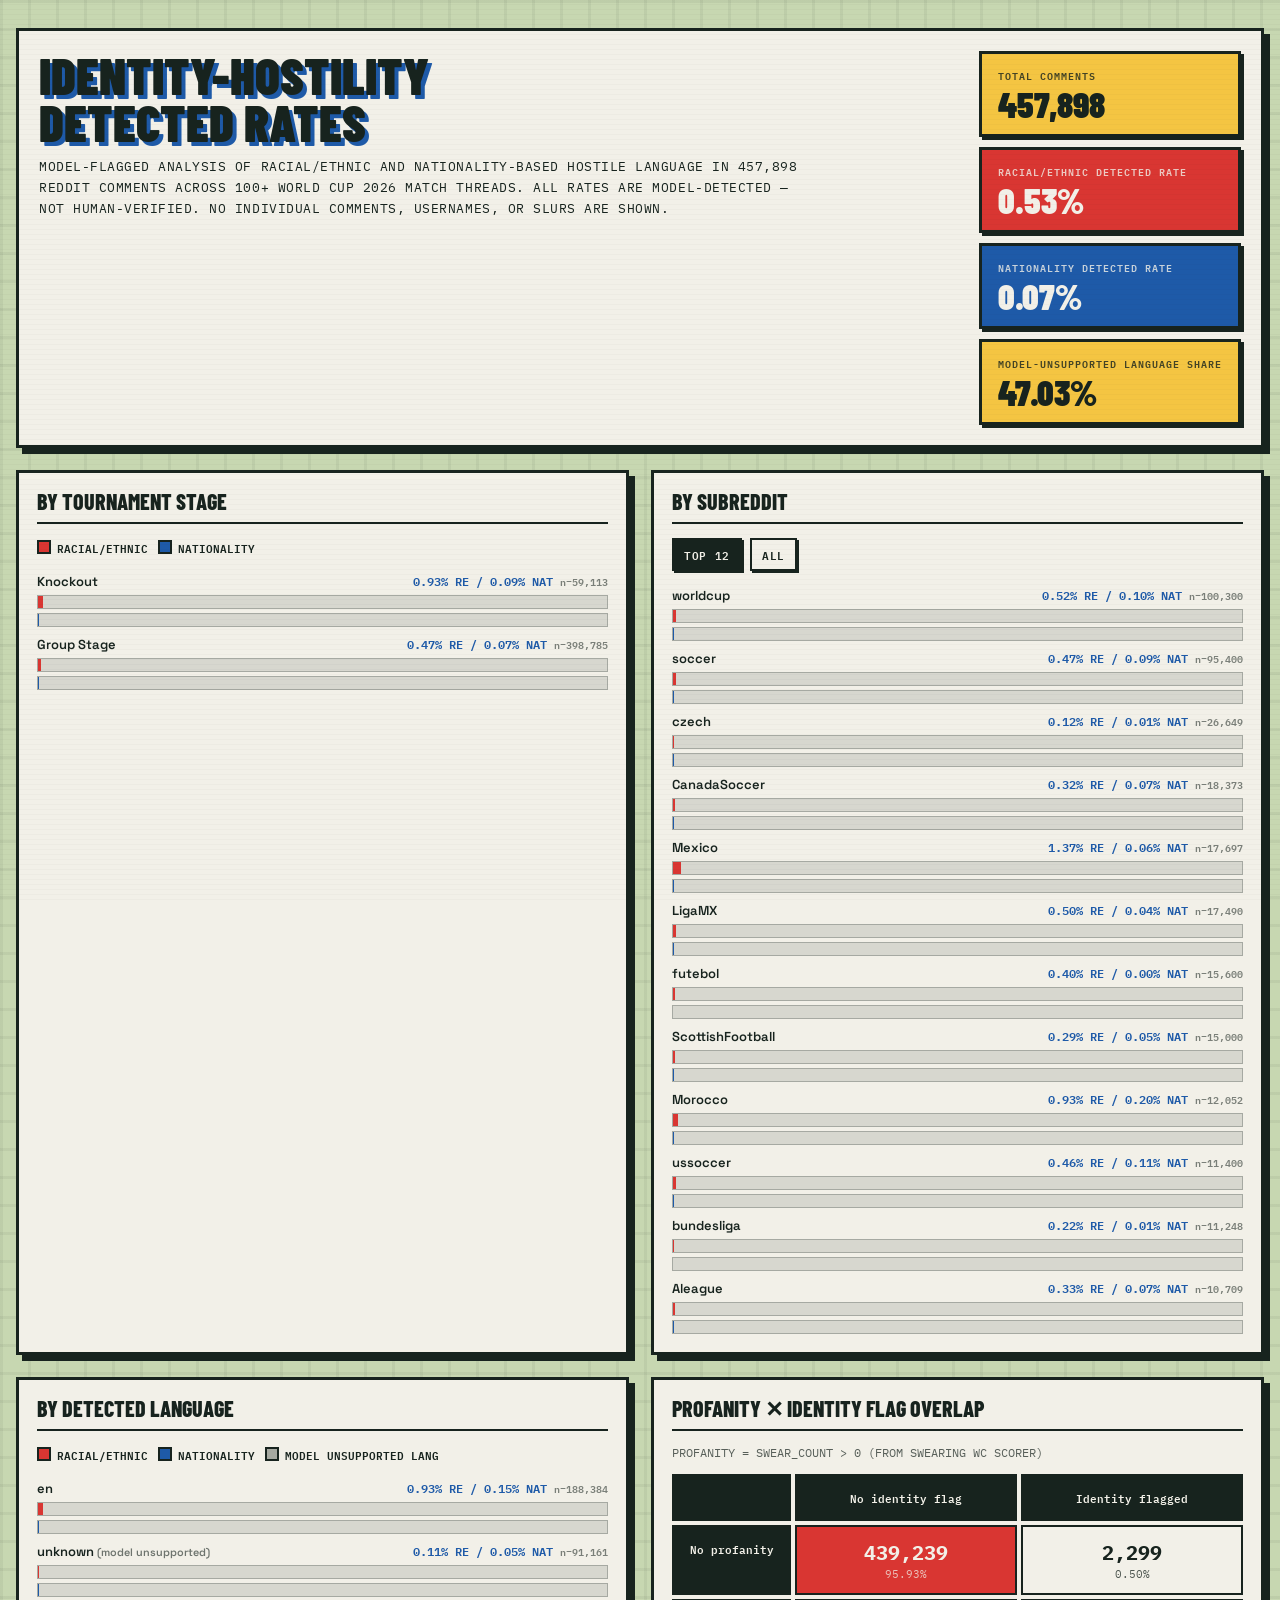
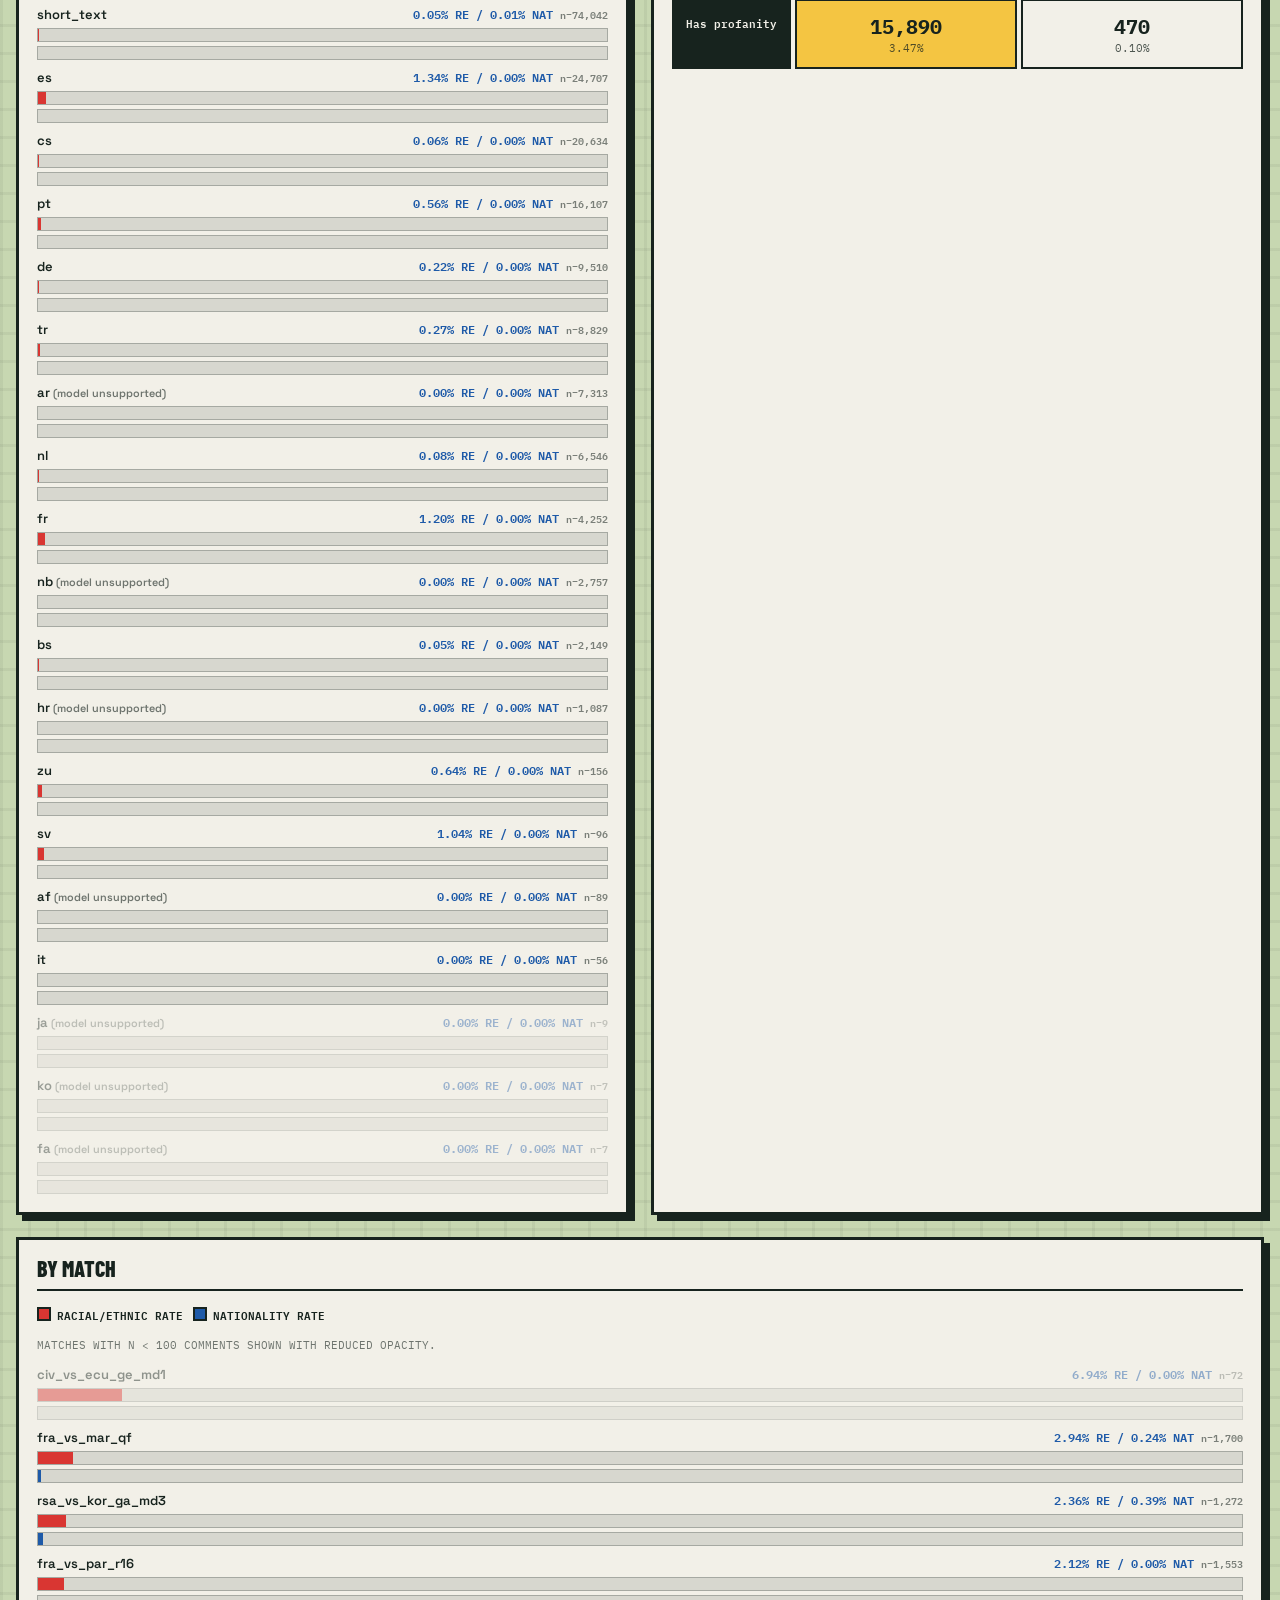
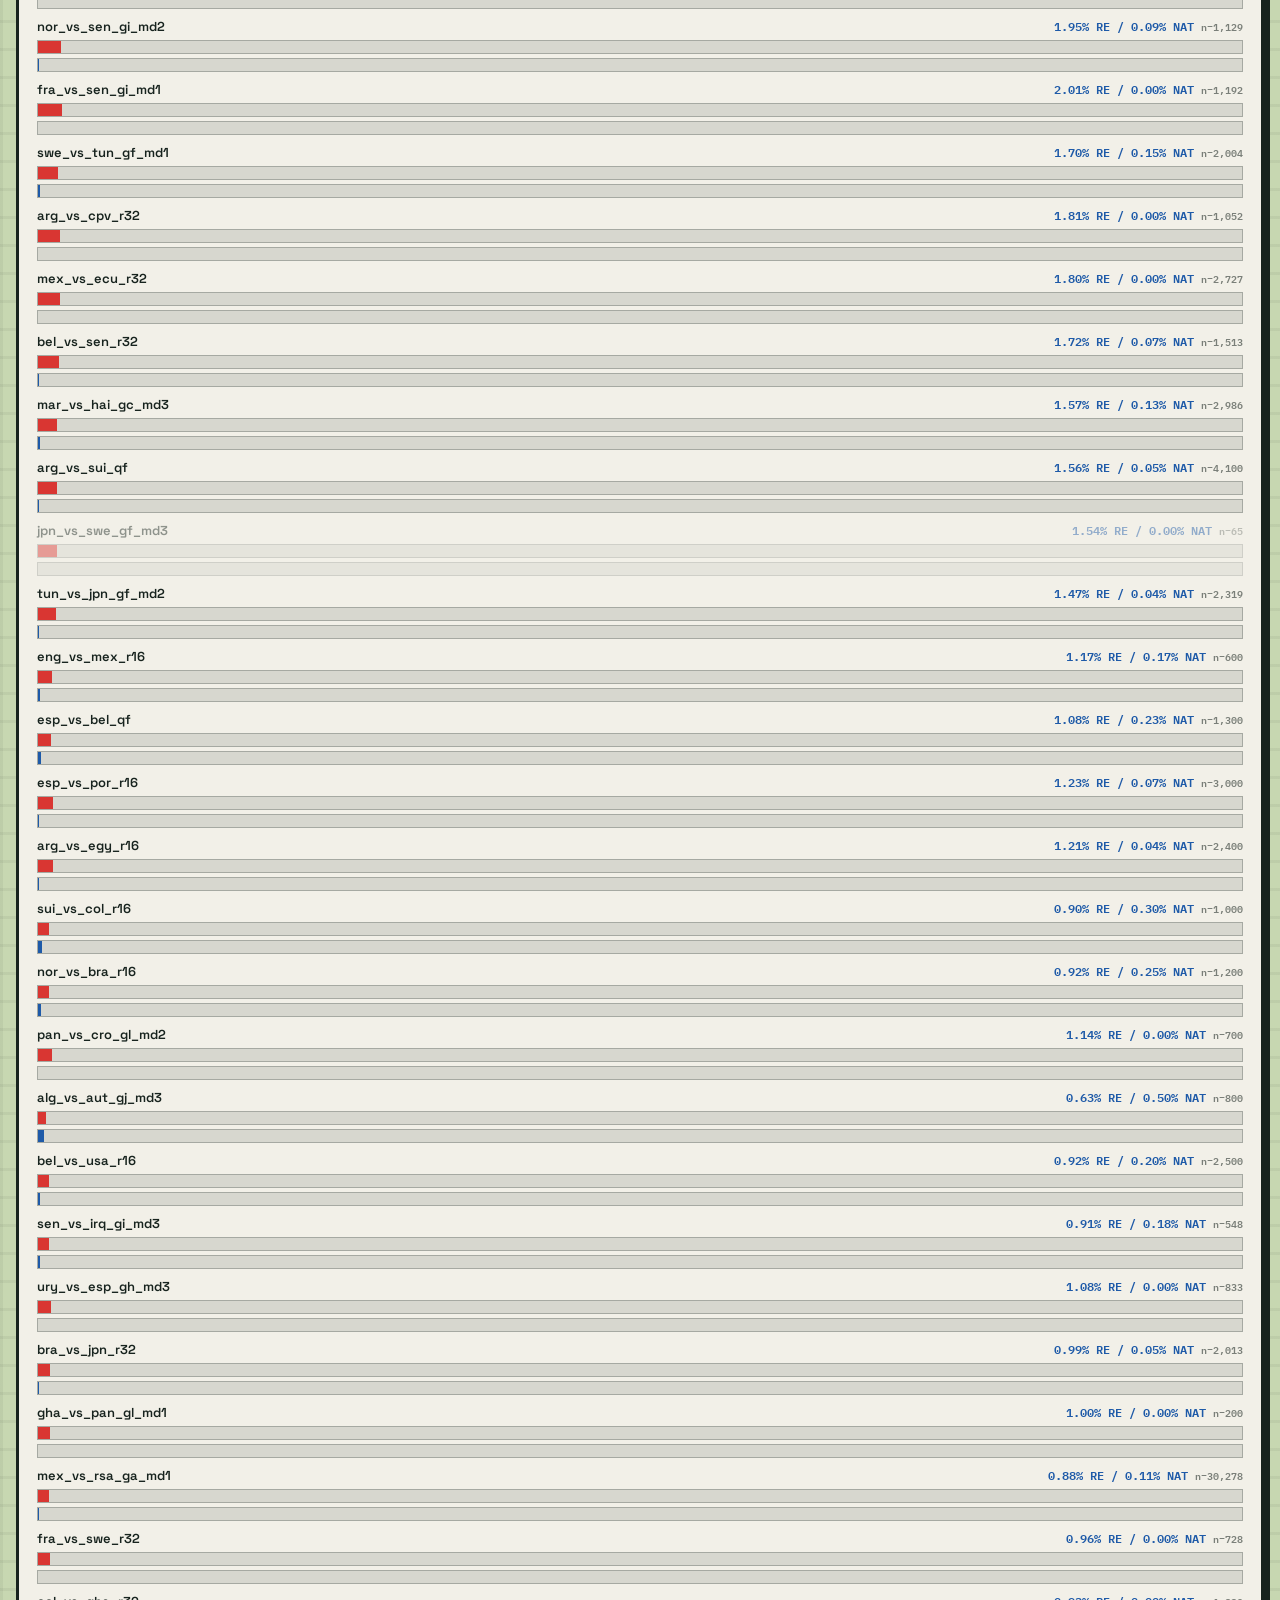
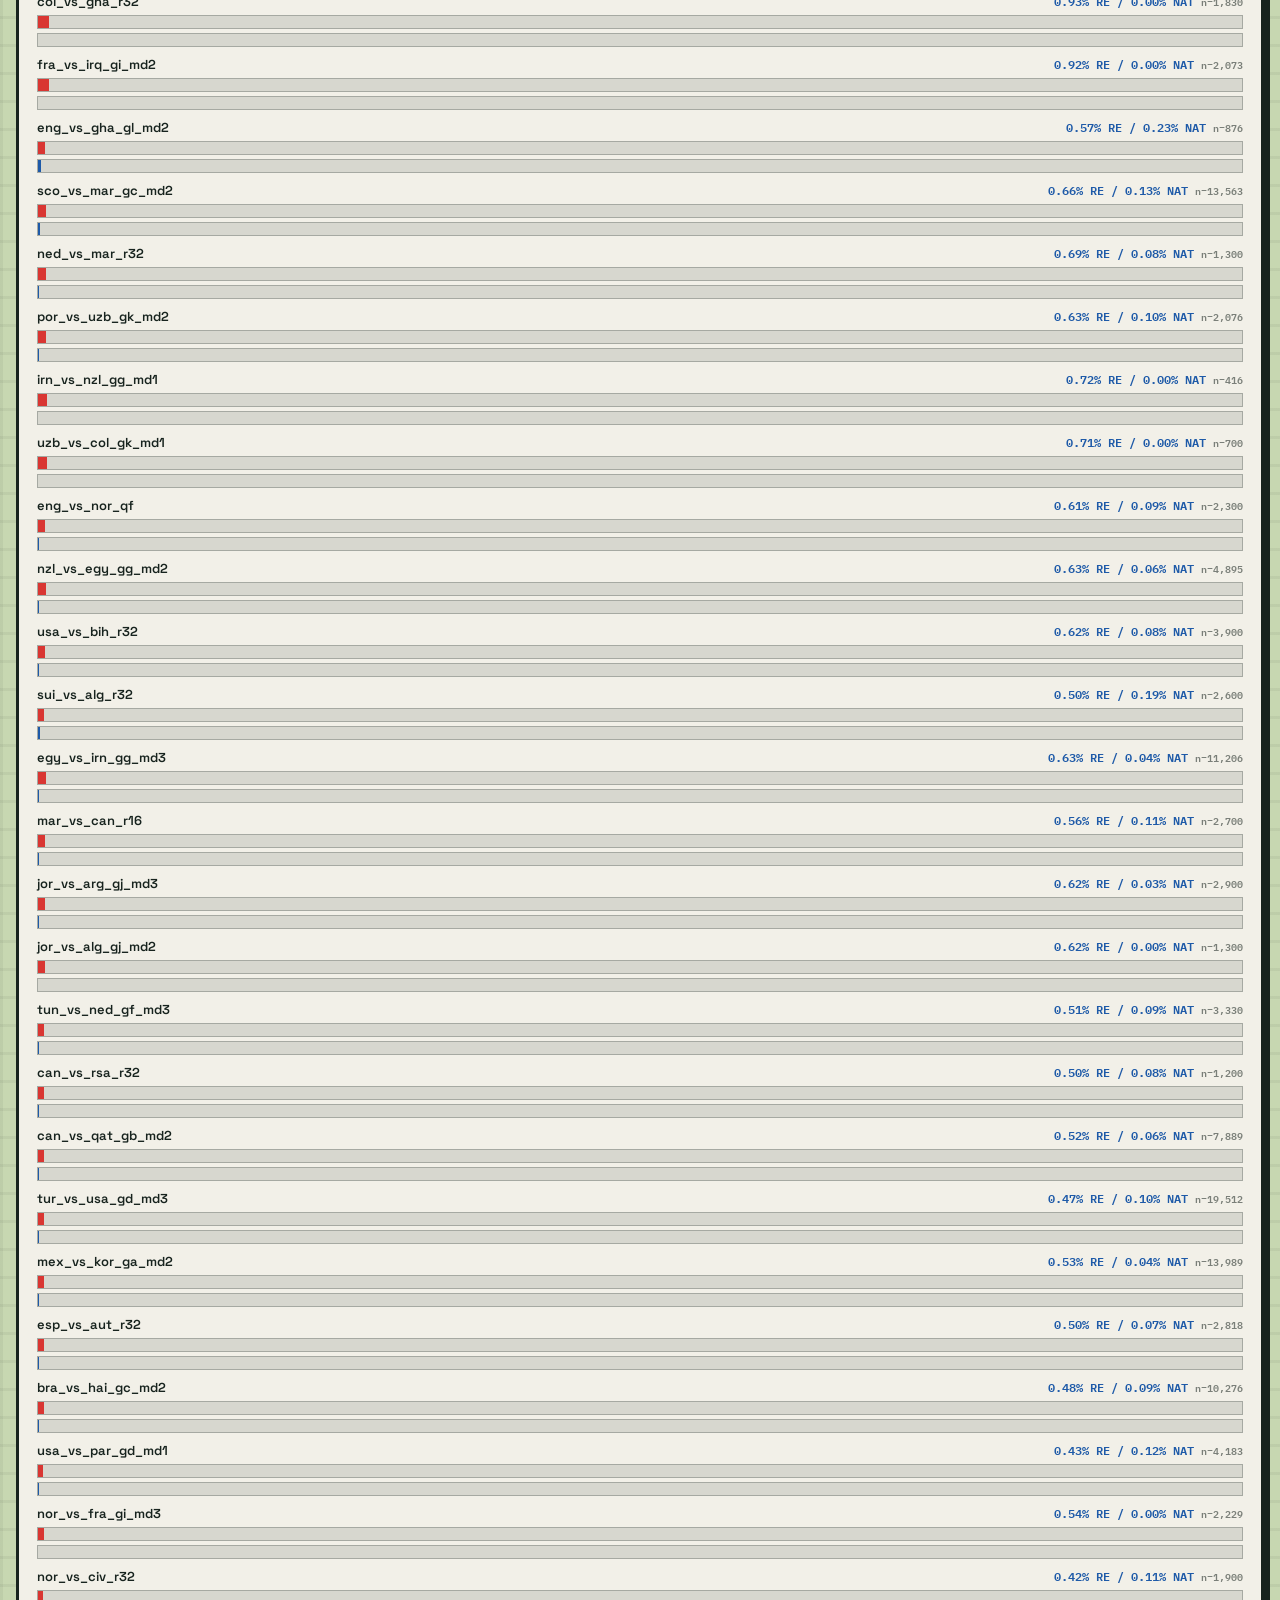
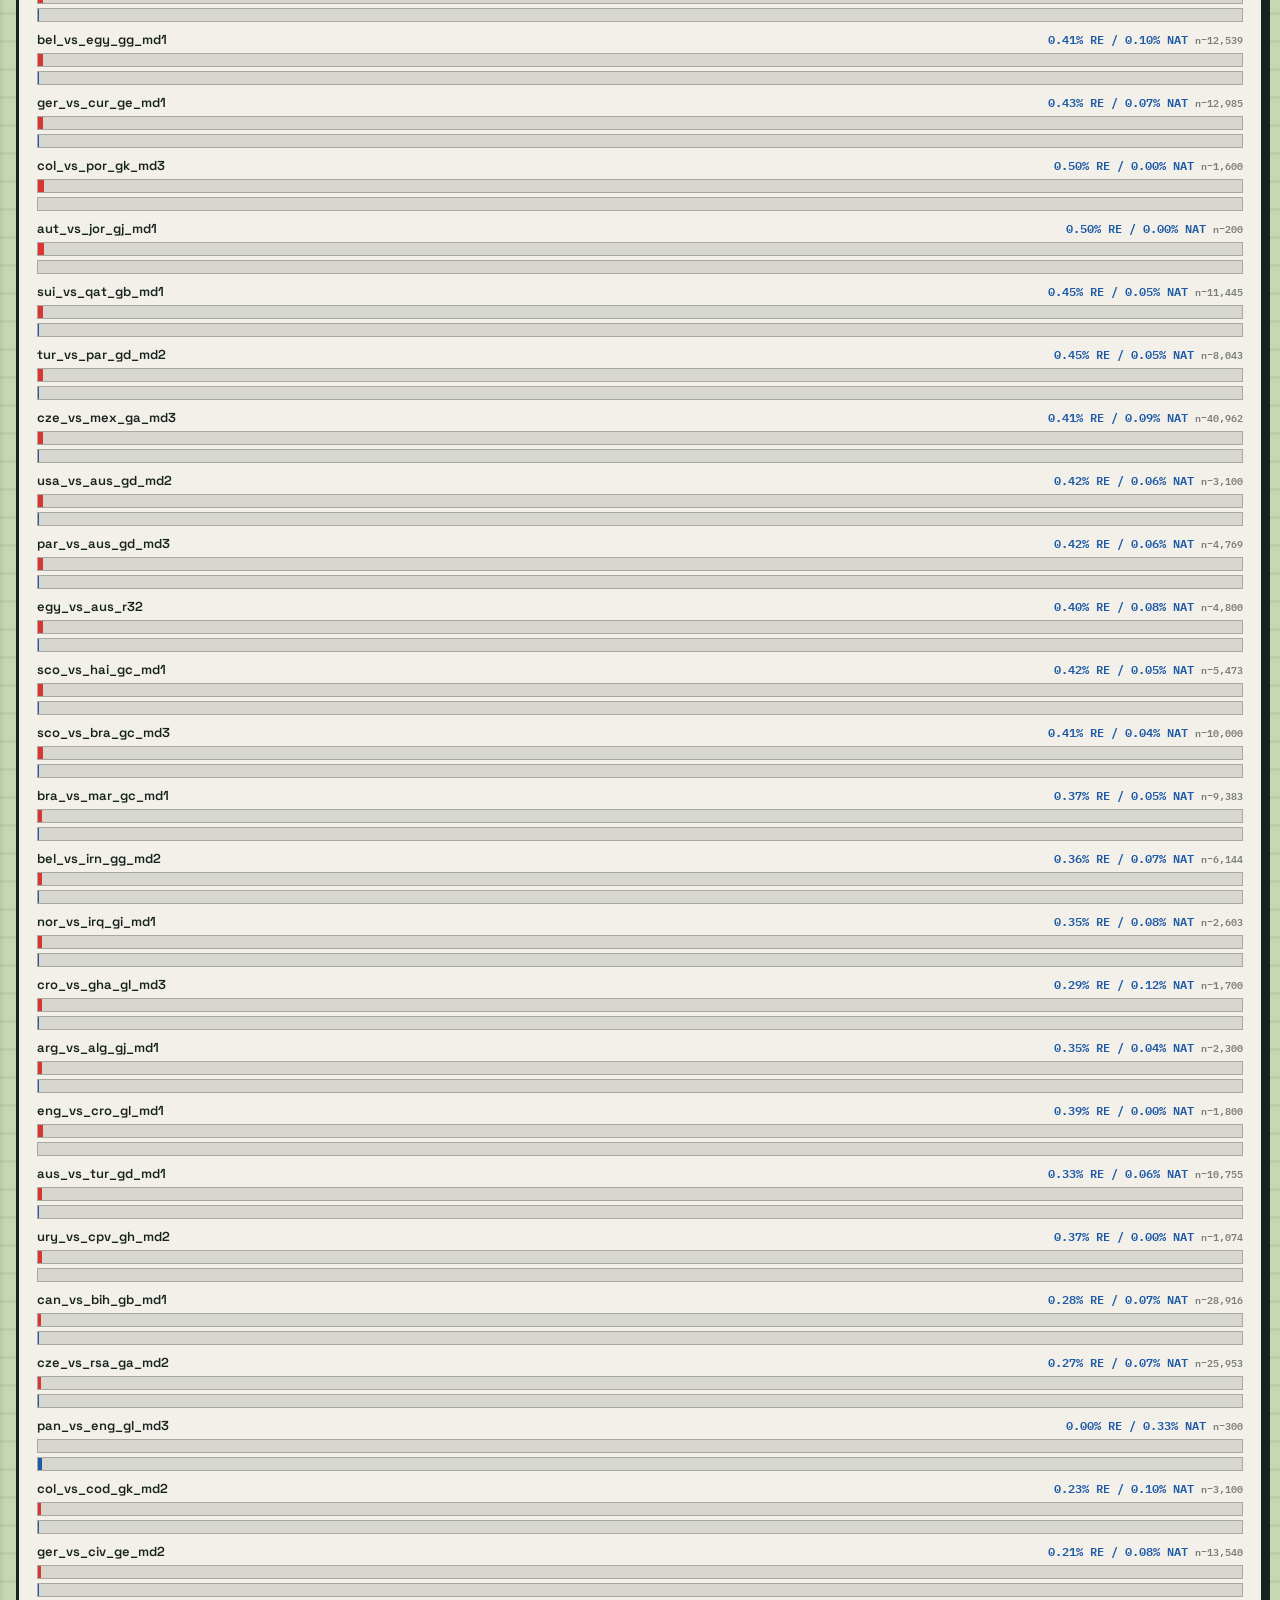
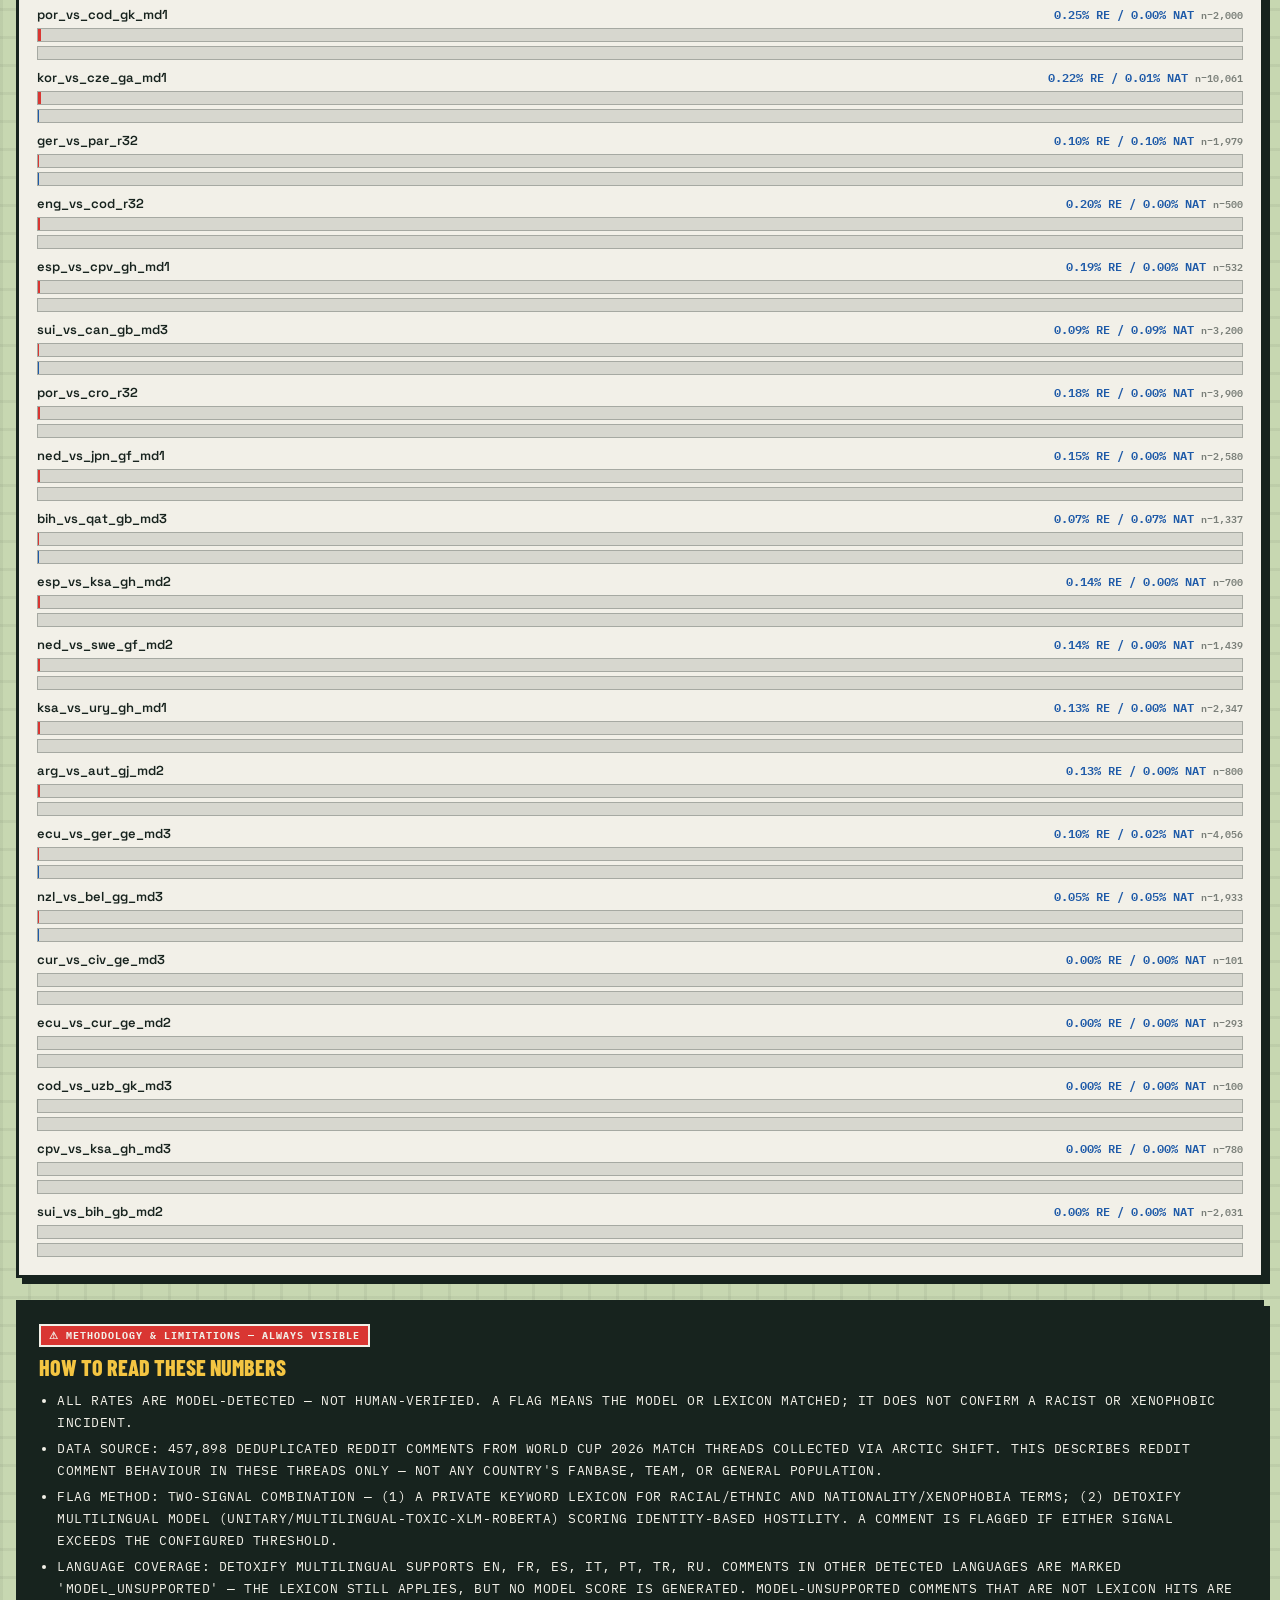
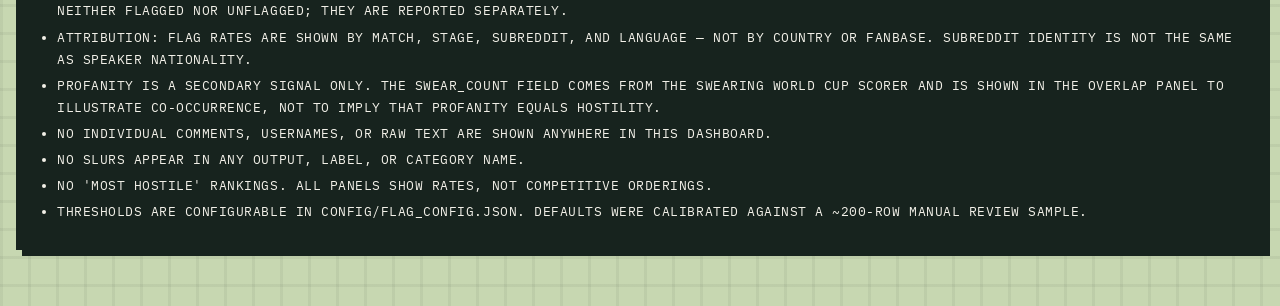
<file: World_cup/identity_hostility/dashboard/identity_hostility_dashboard.html>
<!DOCTYPE html>
<html lang="en">
<head>
  <meta charset="UTF-8">
  <meta name="viewport" content="width=device-width, initial-scale=1.0">
  <title>Identity-Hostility Dashboard — World Cup 2026</title>
  <style>
    @import url("https://fonts.googleapis.com/css2?family=Barlow+Condensed:ital,wght@0,600;0,700;0,800;0,900;1,800&family=IBM+Plex+Mono:wght@400;500;600&family=Space+Grotesk:wght@400;500;600;700&display=swap");

    :root {
      color-scheme: light;
      --pitch-haze: #C7D7B1;
      --ink: #17231E;
      --paper: #F2F0E8;
      --signal-blue: #1E5AA8;
      --card-yellow: #F4C542;
      --card-red: #D93632;
      --line: 3px solid var(--ink);
      --shadow: 6px 6px 0 var(--ink);
      --shadow-sm: 3px 3px 0 var(--ink);
    }

    * { box-sizing: border-box; }
    html { background: var(--pitch-haze); }
    body {
      margin: 0;
      min-height: 100vh;
      background:
        linear-gradient(rgba(23,35,30,0.055) 3px, transparent 3px),
        linear-gradient(90deg, rgba(23,35,30,0.055) 3px, transparent 3px),
        var(--pitch-haze);
      background-size: 28px 28px;
      color: var(--ink);
      font-family: "Space Grotesk", ui-sans-serif, system-ui, sans-serif;
    }
    body::before {
      content: "";
      position: fixed;
      inset: 0;
      z-index: 1000;
      pointer-events: none;
      background: repeating-linear-gradient(0deg, rgba(23,35,30,0.09) 0, rgba(23,35,30,0.09) 1px, transparent 1px, transparent 5px);
      mix-blend-mode: multiply;
      opacity: 0.22;
    }
    main { width: min(1440px, calc(100vw - 32px)); margin: 0 auto; padding: 28px 0 56px; }
    h1,h2,h3,p { margin: 0; }
    h1 {
      font-size: clamp(28px, 4vw, 52px);
      line-height: 0.92;
      font-family: "Barlow Condensed", ui-sans-serif, sans-serif;
      font-weight: 900;
      text-transform: uppercase;
      color: var(--ink);
      text-shadow: 4px 4px 0 var(--signal-blue);
    }
    h2 {
      font-family: "Barlow Condensed", ui-sans-serif, sans-serif;
      font-size: 22px;
      line-height: 0.95;
      font-weight: 800;
      text-transform: uppercase;
    }
    h3 {
      color: var(--ink);
      font-family: "IBM Plex Mono", ui-monospace, monospace;
      font-size: 11px;
      font-weight: 600;
      text-transform: uppercase;
      letter-spacing: 0.12em;
    }

    /* ---- Hero ---- */
    .hero {
      position: relative;
      display: grid;
      grid-template-columns: 1fr auto;
      gap: 22px;
      align-items: start;
      padding: 20px;
      border: var(--line);
      background: var(--paper);
      box-shadow: var(--shadow);
      margin-bottom: 22px;
    }
    .hero .lede {
      margin-top: 12px;
      font-family: "IBM Plex Mono", ui-monospace, monospace;
      font-size: 13px;
      line-height: 1.6;
      text-transform: uppercase;
      letter-spacing: 0.04em;
      max-width: 780px;
    }
    .hero-numbers {
      display: flex;
      flex-direction: column;
      gap: 10px;
      min-width: 200px;
    }
    .stat-card {
      border: var(--line);
      background: var(--card-yellow);
      box-shadow: var(--shadow-sm);
      padding: 12px 16px;
    }
    .stat-card.blue { background: var(--signal-blue); color: var(--paper); }
    .stat-card.red { background: var(--card-red); color: var(--paper); }
    .stat-label {
      font-family: "IBM Plex Mono", ui-monospace, monospace;
      font-size: 10px;
      font-weight: 600;
      text-transform: uppercase;
      letter-spacing: 0.1em;
      opacity: 0.8;
    }
    .stat-value {
      font-family: "Barlow Condensed", ui-sans-serif, sans-serif;
      font-size: 36px;
      font-weight: 900;
      line-height: 1;
      margin-top: 2px;
    }

    /* ---- Panels ---- */
    .panels {
      display: grid;
      grid-template-columns: repeat(auto-fill, minmax(420px, 1fr));
      gap: 22px;
    }
    .panel {
      border: var(--line);
      background: var(--paper);
      box-shadow: var(--shadow);
      padding: 18px;
    }
    .panel-title {
      display: flex;
      align-items: center;
      gap: 10px;
      margin-bottom: 14px;
      border-bottom: 2px solid var(--ink);
      padding-bottom: 10px;
    }
    .panel-full { grid-column: 1 / -1; }

    /* ---- Bar chart ---- */
    .bar-list { display: grid; gap: 7px; }
    .bar-row { display: grid; gap: 4px; }
    .bar-row-label {
      display: flex;
      justify-content: space-between;
      align-items: baseline;
      font-size: 13px;
      font-weight: 600;
    }
    .bar-row-label .pct {
      font-family: "IBM Plex Mono", ui-monospace, monospace;
      font-size: 12px;
      color: var(--signal-blue);
    }
    .bar-track {
      height: 14px;
      background: rgba(23,35,30,0.12);
      border: 1px solid rgba(23,35,30,0.25);
      position: relative;
      overflow: hidden;
    }
    .bar-fill {
      position: absolute;
      top: 0; left: 0;
      height: 100%;
      transition: width 600ms cubic-bezier(.4,0,.2,1);
    }
    .bar-fill.racial-ethnic { background: var(--card-red); }
    .bar-fill.nationality { background: var(--signal-blue); }
    .bar-fill.any-flag { background: var(--ink); }
    .bar-fill.unsupported { background: rgba(23,35,30,0.35); }
    .bar-n {
      font-family: "IBM Plex Mono", ui-monospace, monospace;
      font-size: 10px;
      color: rgba(23,35,30,0.55);
    }

    /* ---- 2x2 overlap ---- */
    .overlap-grid {
      display: grid;
      grid-template-columns: auto 1fr 1fr;
      gap: 4px;
      font-family: "IBM Plex Mono", ui-monospace, monospace;
      font-size: 12px;
    }
    .overlap-cell {
      border: 2px solid var(--ink);
      padding: 12px;
      text-align: center;
    }
    .overlap-cell.header {
      background: var(--ink);
      color: var(--paper);
      font-weight: 600;
      font-size: 11px;
    }
    .overlap-cell.high { background: var(--card-red); color: var(--paper); }
    .overlap-cell.mid { background: var(--card-yellow); }
    .overlap-cell.low { background: var(--paper); }
    .overlap-n { font-size: 20px; font-weight: 700; display: block; }
    .overlap-pct { font-size: 11px; opacity: 0.75; }

    /* ---- Methodology panel ---- */
    .methodology {
      background: var(--ink);
      color: var(--paper);
      border: var(--line);
      box-shadow: var(--shadow);
      padding: 20px;
      grid-column: 1 / -1;
    }
    .methodology h2 { color: var(--card-yellow); margin-bottom: 12px; }
    .methodology ul {
      margin: 0; padding-left: 18px;
      font-family: "IBM Plex Mono", ui-monospace, monospace;
      font-size: 13px;
      line-height: 1.7;
      text-transform: uppercase;
      letter-spacing: 0.04em;
    }
    .methodology li { margin-bottom: 4px; }
    .caveat-badge {
      display: inline-block;
      background: var(--card-red);
      color: var(--paper);
      border: 2px solid var(--paper);
      padding: 3px 8px;
      font-family: "IBM Plex Mono", ui-monospace, monospace;
      font-size: 10px;
      font-weight: 700;
      text-transform: uppercase;
      letter-spacing: 0.1em;
      margin-bottom: 10px;
    }

    /* ---- Legend ---- */
    .legend {
      display: flex;
      flex-wrap: wrap;
      gap: 10px;
      margin-bottom: 14px;
    }
    .legend-item {
      display: flex;
      align-items: center;
      gap: 6px;
      font-family: "IBM Plex Mono", ui-monospace, monospace;
      font-size: 11px;
      font-weight: 600;
      text-transform: uppercase;
    }
    .legend-swatch {
      width: 14px;
      height: 14px;
      border: 2px solid var(--ink);
      flex-shrink: 0;
    }
    .legend-swatch.racial-ethnic { background: var(--card-red); }
    .legend-swatch.nationality { background: var(--signal-blue); }
    .legend-swatch.unsupported { background: rgba(23,35,30,0.35); }

    .filter-bar {
      display: flex;
      flex-wrap: wrap;
      gap: 8px;
      margin-bottom: 14px;
    }
    .filter-btn {
      border: 2px solid var(--ink);
      background: var(--paper);
      color: var(--ink);
      font-family: "IBM Plex Mono", ui-monospace, monospace;
      font-size: 11px;
      font-weight: 600;
      text-transform: uppercase;
      letter-spacing: 0.06em;
      padding: 5px 10px;
      cursor: pointer;
      box-shadow: 2px 2px 0 var(--ink);
    }
    .filter-btn.active, .filter-btn:hover {
      background: var(--ink);
      color: var(--paper);
    }

    @keyframes barIn {
      from { width: 0 !important; }
    }

    @media (max-width: 760px) {
      .hero { grid-template-columns: 1fr; }
      .hero-numbers { flex-direction: row; flex-wrap: wrap; }
      .panels { grid-template-columns: 1fr; }
      .panel-full { grid-column: 1; }
    }
  </style>
</head>
<body>
<main>

  <!-- Hero -->
  <div class="hero">
    <div>
      <h1>Identity-Hostility<br>Detected Rates</h1>
      <p class="lede">
        Model-flagged analysis of racial/ethnic and nationality-based hostile language
        in 457,898 Reddit comments across 100+ World Cup 2026 match threads.
        All rates are model-detected — not human-verified.
        No individual comments, usernames, or slurs are shown.
      </p>
    </div>
    <div class="hero-numbers" id="hero-numbers">
      <!-- Populated by JS -->
    </div>
  </div>

  <!-- All panels -->
  <div class="panels" id="panels">

    <!-- Panel 1: By stage -->
    <div class="panel">
      <div class="panel-title"><h2>By tournament stage</h2></div>
      <div class="legend">
        <div class="legend-item"><div class="legend-swatch racial-ethnic"></div> Racial/ethnic</div>
        <div class="legend-item"><div class="legend-swatch nationality"></div> Nationality</div>
      </div>
      <div class="bar-list" id="stage-bars"></div>
    </div>

    <!-- Panel 2: By subreddit -->
    <div class="panel">
      <div class="panel-title"><h2>By subreddit</h2></div>
      <div class="filter-bar" id="subreddit-filter"></div>
      <div class="bar-list" id="subreddit-bars"></div>
    </div>

    <!-- Panel 3: By language -->
    <div class="panel">
      <div class="panel-title"><h2>By detected language</h2></div>
      <div class="legend">
        <div class="legend-item"><div class="legend-swatch racial-ethnic"></div> Racial/ethnic</div>
        <div class="legend-item"><div class="legend-swatch nationality"></div> Nationality</div>
        <div class="legend-item"><div class="legend-swatch unsupported"></div> Model unsupported lang</div>
      </div>
      <div class="bar-list" id="language-bars"></div>
    </div>

    <!-- Panel 4: Profanity × identity overlap -->
    <div class="panel">
      <div class="panel-title"><h2>Profanity ✕ identity flag overlap</h2></div>
      <p style="font-family:'IBM Plex Mono',monospace;font-size:12px;text-transform:uppercase;opacity:0.7;margin-bottom:14px;">
        Profanity = swear_count &gt; 0 (from Swearing WC scorer)
      </p>
      <div class="overlap-grid" id="overlap-grid"></div>
    </div>

    <!-- Panel 5: By match (full width) -->
    <div class="panel panel-full">
      <div class="panel-title"><h2>By match</h2></div>
      <div class="legend">
        <div class="legend-item"><div class="legend-swatch racial-ethnic"></div> Racial/ethnic rate</div>
        <div class="legend-item"><div class="legend-swatch nationality"></div> Nationality rate</div>
      </div>
      <p style="font-family:'IBM Plex Mono',monospace;font-size:11px;opacity:0.6;text-transform:uppercase;margin-bottom:12px;">
        Matches with n &lt; 100 comments shown with reduced opacity.
      </p>
      <div class="bar-list" id="match-bars"></div>
    </div>

    <!-- Panel 6: Methodology (always visible) -->
    <div class="methodology">
      <div class="caveat-badge">⚠ Methodology &amp; Limitations — always visible</div>
      <h2>How to read these numbers</h2>
      <ul id="methodology-list"></ul>
    </div>

  </div>
</main>

<script>
// ---- Embedded aggregate data (injected at generation time) ----
const AGGREGATE = {"headline": [{"breakdown": "headline", "group": "all", "n": 457898, "racial_ethnic_flagged_n": 2430.0, "nationality_flagged_n": 339.0, "model_unsupported_n": 215335.0, "unflagged_n": 239794.0, "any_flagged_n": 2769.0, "racial_ethnic_rate": 0.005307, "nationality_rate": 0.00074, "model_unsupported_rate": 0.470268, "any_flagged_rate": 0.006047, "profanity": null, "identity_flag": null, "rate": NaN}], "by_match": [{"breakdown": "by_match", "group": "civ_vs_ecu_ge_md1", "n": 72, "racial_ethnic_flagged_n": 5.0, "nationality_flagged_n": 0.0, "model_unsupported_n": 18.0, "unflagged_n": 49.0, "any_flagged_n": 5.0, "racial_ethnic_rate": 0.069444, "nationality_rate": 0.0, "model_unsupported_rate": 0.25, "any_flagged_rate": 0.069444, "profanity": null, "identity_flag": null, "rate": NaN}, {"breakdown": "by_match", "group": "fra_vs_mar_qf", "n": 1700, "racial_ethnic_flagged_n": 50.0, "nationality_flagged_n": 4.0, "model_unsupported_n": 474.0, "unflagged_n": 1172.0, "any_flagged_n": 54.0, "racial_ethnic_rate": 0.029412, "nationality_rate": 0.002353, "model_unsupported_rate": 0.278824, "any_flagged_rate": 0.031765, "profanity": null, "identity_flag": null, "rate": NaN}, {"breakdown": "by_match", "group": "rsa_vs_kor_ga_md3", "n": 1272, "racial_ethnic_flagged_n": 30.0, "nationality_flagged_n": 5.0, "model_unsupported_n": 402.0, "unflagged_n": 835.0, "any_flagged_n": 35.0, "racial_ethnic_rate": 0.023585, "nationality_rate": 0.003931, "model_unsupported_rate": 0.316038, "any_flagged_rate": 0.027516, "profanity": null, "identity_flag": null, "rate": NaN}, {"breakdown": "by_match", "group": "fra_vs_par_r16", "n": 1553, "racial_ethnic_flagged_n": 33.0, "nationality_flagged_n": 0.0, "model_unsupported_n": 375.0, "unflagged_n": 1145.0, "any_flagged_n": 33.0, "racial_ethnic_rate": 0.021249, "nationality_rate": 0.0, "model_unsupported_rate": 0.241468, "any_flagged_rate": 0.021249, "profanity": null, "identity_flag": null, "rate": NaN}, {"breakdown": "by_match", "group": "nor_vs_sen_gi_md2", "n": 1129, "racial_ethnic_flagged_n": 22.0, "nationality_flagged_n": 1.0, "model_unsupported_n": 662.0, "unflagged_n": 444.0, "any_flagged_n": 23.0, "racial_ethnic_rate": 0.019486, "nationality_rate": 0.000886, "model_unsupported_rate": 0.58636, "any_flagged_rate": 0.020372, "profanity": null, "identity_flag": null, "rate": NaN}, {"breakdown": "by_match", "group": "fra_vs_sen_gi_md1", "n": 1192, "racial_ethnic_flagged_n": 24.0, "nationality_flagged_n": 0.0, "model_unsupported_n": 272.0, "unflagged_n": 896.0, "any_flagged_n": 24.0, "racial_ethnic_rate": 0.020134, "nationality_rate": 0.0, "model_unsupported_rate": 0.228188, "any_flagged_rate": 0.020134, "profanity": null, "identity_flag": null, "rate": NaN}, {"breakdown": "by_match", "group": "swe_vs_tun_gf_md1", "n": 2004, "racial_ethnic_flagged_n": 34.0, "nationality_flagged_n": 3.0, "model_unsupported_n": 1068.0, "unflagged_n": 899.0, "any_flagged_n": 37.0, "racial_ethnic_rate": 0.016966, "nationality_rate": 0.001497, "model_unsupported_rate": 0.532934, "any_flagged_rate": 0.018463, "profanity": null, "identity_flag": null, "rate": NaN}, {"breakdown": "by_match", "group": "arg_vs_cpv_r32", "n": 1052, "racial_ethnic_flagged_n": 19.0, "nationality_flagged_n": 0.0, "model_unsupported_n": 299.0, "unflagged_n": 734.0, "any_flagged_n": 19.0, "racial_ethnic_rate": 0.018061, "nationality_rate": 0.0, "model_unsupported_rate": 0.284221, "any_flagged_rate": 0.018061, "profanity": null, "identity_flag": null, "rate": NaN}, {"breakdown": "by_match", "group": "mex_vs_ecu_r32", "n": 2727, "racial_ethnic_flagged_n": 49.0, "nationality_flagged_n": 0.0, "model_unsupported_n": 873.0, "unflagged_n": 1805.0, "any_flagged_n": 49.0, "racial_ethnic_rate": 0.017968, "nationality_rate": 0.0, "model_unsupported_rate": 0.320132, "any_flagged_rate": 0.017968, "profanity": null, "identity_flag": null, "rate": NaN}, {"breakdown": "by_match", "group": "bel_vs_sen_r32", "n": 1513, "racial_ethnic_flagged_n": 26.0, "nationality_flagged_n": 1.0, "model_unsupported_n": 566.0, "unflagged_n": 920.0, "any_flagged_n": 27.0, "racial_ethnic_rate": 0.017184, "nationality_rate": 0.000661, "model_unsupported_rate": 0.374091, "any_flagged_rate": 0.017845, "profanity": null, "identity_flag": null, "rate": NaN}, {"breakdown": "by_match", "group": "mar_vs_hai_gc_md3", "n": 2986, "racial_ethnic_flagged_n": 47.0, "nationality_flagged_n": 4.0, "model_unsupported_n": 1306.0, "unflagged_n": 1629.0, "any_flagged_n": 51.0, "racial_ethnic_rate": 0.01574, "nationality_rate": 0.00134, "model_unsupported_rate": 0.437374, "any_flagged_rate": 0.01708, "profanity": null, "identity_flag": null, "rate": NaN}, {"breakdown": "by_match", "group": "arg_vs_sui_qf", "n": 4100, "racial_ethnic_flagged_n": 64.0, "nationality_flagged_n": 2.0, "model_unsupported_n": 1251.0, "unflagged_n": 2783.0, "any_flagged_n": 66.0, "racial_ethnic_rate": 0.01561, "nationality_rate": 0.000488, "model_unsupported_rate": 0.305122, "any_flagged_rate": 0.016098, "profanity": null, "identity_flag": null, "rate": NaN}, {"breakdown": "by_match", "group": "jpn_vs_swe_gf_md3", "n": 65, "racial_ethnic_flagged_n": 1.0, "nationality_flagged_n": 0.0, "model_unsupported_n": 18.0, "unflagged_n": 46.0, "any_flagged_n": 1.0, "racial_ethnic_rate": 0.015385, "nationality_rate": 0.0, "model_unsupported_rate": 0.276923, "any_flagged_rate": 0.015385, "profanity": null, "identity_flag": null, "rate": NaN}, {"breakdown": "by_match", "group": "tun_vs_jpn_gf_md2", "n": 2319, "racial_ethnic_flagged_n": 34.0, "nationality_flagged_n": 1.0, "model_unsupported_n": 1166.0, "unflagged_n": 1118.0, "any_flagged_n": 35.0, "racial_ethnic_rate": 0.014661, "nationality_rate": 0.000431, "model_unsupported_rate": 0.502803, "any_flagged_rate": 0.015093, "profanity": null, "identity_flag": null, "rate": NaN}, {"breakdown": "by_match", "group": "eng_vs_mex_r16", "n": 600, "racial_ethnic_flagged_n": 7.0, "nationality_flagged_n": 1.0, "model_unsupported_n": 193.0, "unflagged_n": 399.0, "any_flagged_n": 8.0, "racial_ethnic_rate": 0.011667, "nationality_rate": 0.001667, "model_unsupported_rate": 0.321667, "any_flagged_rate": 0.013333, "profanity": null, "identity_flag": null, "rate": NaN}, {"breakdown": "by_match", "group": "esp_vs_bel_qf", "n": 1300, "racial_ethnic_flagged_n": 14.0, "nationality_flagged_n": 3.0, "model_unsupported_n": 541.0, "unflagged_n": 742.0, "any_flagged_n": 17.0, "racial_ethnic_rate": 0.010769, "nationality_rate": 0.002308, "model_unsupported_rate": 0.416154, "any_flagged_rate": 0.013077, "profanity": null, "identity_flag": null, "rate": NaN}, {"breakdown": "by_match", "group": "esp_vs_por_r16", "n": 3000, "racial_ethnic_flagged_n": 37.0, "nationality_flagged_n": 2.0, "model_unsupported_n": 842.0, "unflagged_n": 2119.0, "any_flagged_n": 39.0, "racial_ethnic_rate": 0.012333, "nationality_rate": 0.000667, "model_unsupported_rate": 0.280667, "any_flagged_rate": 0.013, "profanity": null, "identity_flag": null, "rate": NaN}, {"breakdown": "by_match", "group": "arg_vs_egy_r16", "n": 2400, "racial_ethnic_flagged_n": 29.0, "nationality_flagged_n": 1.0, "model_unsupported_n": 1369.0, "unflagged_n": 1001.0, "any_flagged_n": 30.0, "racial_ethnic_rate": 0.012083, "nationality_rate": 0.000417, "model_unsupported_rate": 0.570417, "any_flagged_rate": 0.0125, "profanity": null, "identity_flag": null, "rate": NaN}, {"breakdown": "by_match", "group": "sui_vs_col_r16", "n": 1000, "racial_ethnic_flagged_n": 9.0, "nationality_flagged_n": 3.0, "model_unsupported_n": 455.0, "unflagged_n": 533.0, "any_flagged_n": 12.0, "racial_ethnic_rate": 0.009, "nationality_rate": 0.003, "model_unsupported_rate": 0.455, "any_flagged_rate": 0.012, "profanity": null, "identity_flag": null, "rate": NaN}, {"breakdown": "by_match", "group": "nor_vs_bra_r16", "n": 1200, "racial_ethnic_flagged_n": 11.0, "nationality_flagged_n": 3.0, "model_unsupported_n": 459.0, "unflagged_n": 727.0, "any_flagged_n": 14.0, "racial_ethnic_rate": 0.009167, "nationality_rate": 0.0025, "model_unsupported_rate": 0.3825, "any_flagged_rate": 0.011667, "profanity": null, "identity_flag": null, "rate": NaN}, {"breakdown": "by_match", "group": "pan_vs_cro_gl_md2", "n": 700, "racial_ethnic_flagged_n": 8.0, "nationality_flagged_n": 0.0, "model_unsupported_n": 221.0, "unflagged_n": 471.0, "any_flagged_n": 8.0, "racial_ethnic_rate": 0.011429, "nationality_rate": 0.0, "model_unsupported_rate": 0.315714, "any_flagged_rate": 0.011429, "profanity": null, "identity_flag": null, "rate": NaN}, {"breakdown": "by_match", "group": "alg_vs_aut_gj_md3", "n": 800, "racial_ethnic_flagged_n": 5.0, "nationality_flagged_n": 4.0, "model_unsupported_n": 285.0, "unflagged_n": 506.0, "any_flagged_n": 9.0, "racial_ethnic_rate": 0.00625, "nationality_rate": 0.005, "model_unsupported_rate": 0.35625, "any_flagged_rate": 0.01125, "profanity": null, "identity_flag": null, "rate": NaN}, {"breakdown": "by_match", "group": "bel_vs_usa_r16", "n": 2500, "racial_ethnic_flagged_n": 23.0, "nationality_flagged_n": 5.0, "model_unsupported_n": 949.0, "unflagged_n": 1523.0, "any_flagged_n": 28.0, "racial_ethnic_rate": 0.0092, "nationality_rate": 0.002, "model_unsupported_rate": 0.3796, "any_flagged_rate": 0.0112, "profanity": null, "identity_flag": null, "rate": NaN}, {"breakdown": "by_match", "group": "sen_vs_irq_gi_md3", "n": 548, "racial_ethnic_flagged_n": 5.0, "nationality_flagged_n": 1.0, "model_unsupported_n": 414.0, "unflagged_n": 128.0, "any_flagged_n": 6.0, "racial_ethnic_rate": 0.009124, "nationality_rate": 0.001825, "model_unsupported_rate": 0.755474, "any_flagged_rate": 0.010949, "profanity": null, "identity_flag": null, "rate": NaN}, {"breakdown": "by_match", "group": "ury_vs_esp_gh_md3", "n": 833, "racial_ethnic_flagged_n": 9.0, "nationality_flagged_n": 0.0, "model_unsupported_n": 216.0, "unflagged_n": 608.0, "any_flagged_n": 9.0, "racial_ethnic_rate": 0.010804, "nationality_rate": 0.0, "model_unsupported_rate": 0.259304, "any_flagged_rate": 0.010804, "profanity": null, "identity_flag": null, "rate": NaN}, {"breakdown": "by_match", "group": "bra_vs_jpn_r32", "n": 2013, "racial_ethnic_flagged_n": 20.0, "nationality_flagged_n": 1.0, "model_unsupported_n": 504.0, "unflagged_n": 1488.0, "any_flagged_n": 21.0, "racial_ethnic_rate": 0.009935, "nationality_rate": 0.000497, "model_unsupported_rate": 0.250373, "any_flagged_rate": 0.010432, "profanity": null, "identity_flag": null, "rate": NaN}, {"breakdown": "by_match", "group": "gha_vs_pan_gl_md1", "n": 200, "racial_ethnic_flagged_n": 2.0, "nationality_flagged_n": 0.0, "model_unsupported_n": 64.0, "unflagged_n": 134.0, "any_flagged_n": 2.0, "racial_ethnic_rate": 0.01, "nationality_rate": 0.0, "model_unsupported_rate": 0.32, "any_flagged_rate": 0.01, "profanity": null, "identity_flag": null, "rate": NaN}, {"breakdown": "by_match", "group": "mex_vs_rsa_ga_md1", "n": 30278, "racial_ethnic_flagged_n": 265.0, "nationality_flagged_n": 34.0, "model_unsupported_n": 10855.0, "unflagged_n": 19124.0, "any_flagged_n": 299.0, "racial_ethnic_rate": 0.008752, "nationality_rate": 0.001123, "model_unsupported_rate": 0.358511, "any_flagged_rate": 0.009875, "profanity": null, "identity_flag": null, "rate": NaN}, {"breakdown": "by_match", "group": "fra_vs_swe_r32", "n": 728, "racial_ethnic_flagged_n": 7.0, "nationality_flagged_n": 0.0, "model_unsupported_n": 224.0, "unflagged_n": 497.0, "any_flagged_n": 7.0, "racial_ethnic_rate": 0.009615, "nationality_rate": 0.0, "model_unsupported_rate": 0.307692, "any_flagged_rate": 0.009615, "profanity": null, "identity_flag": null, "rate": NaN}, {"breakdown": "by_match", "group": "col_vs_gha_r32", "n": 1830, "racial_ethnic_flagged_n": 17.0, "nationality_flagged_n": 0.0, "model_unsupported_n": 632.0, "unflagged_n": 1181.0, "any_flagged_n": 17.0, "racial_ethnic_rate": 0.00929, "nationality_rate": 0.0, "model_unsupported_rate": 0.345355, "any_flagged_rate": 0.00929, "profanity": null, "identity_flag": null, "rate": NaN}, {"breakdown": "by_match", "group": "fra_vs_irq_gi_md2", "n": 2073, "racial_ethnic_flagged_n": 19.0, "nationality_flagged_n": 0.0, "model_unsupported_n": 1337.0, "unflagged_n": 717.0, "any_flagged_n": 19.0, "racial_ethnic_rate": 0.009165, "nationality_rate": 0.0, "model_unsupported_rate": 0.644959, "any_flagged_rate": 0.009165, "profanity": null, "identity_flag": null, "rate": NaN}, {"breakdown": "by_match", "group": "eng_vs_gha_gl_md2", "n": 876, "racial_ethnic_flagged_n": 5.0, "nationality_flagged_n": 2.0, "model_unsupported_n": 349.0, "unflagged_n": 520.0, "any_flagged_n": 7.0, "racial_ethnic_rate": 0.005708, "nationality_rate": 0.002283, "model_unsupported_rate": 0.398402, "any_flagged_rate": 0.007991, "profanity": null, "identity_flag": null, "rate": NaN}, {"breakdown": "by_match", "group": "sco_vs_mar_gc_md2", "n": 13563, "racial_ethnic_flagged_n": 90.0, "nationality_flagged_n": 17.0, "model_unsupported_n": 5476.0, "unflagged_n": 7980.0, "any_flagged_n": 107.0, "racial_ethnic_rate": 0.006636, "nationality_rate": 0.001253, "model_unsupported_rate": 0.403745, "any_flagged_rate": 0.007889, "profanity": null, "identity_flag": null, "rate": NaN}, {"breakdown": "by_match", "group": "ned_vs_mar_r32", "n": 1300, "racial_ethnic_flagged_n": 9.0, "nationality_flagged_n": 1.0, "model_unsupported_n": 669.0, "unflagged_n": 621.0, "any_flagged_n": 10.0, "racial_ethnic_rate": 0.006923, "nationality_rate": 0.000769, "model_unsupported_rate": 0.514615, "any_flagged_rate": 0.007692, "profanity": null, "identity_flag": null, "rate": NaN}, {"breakdown": "by_match", "group": "por_vs_uzb_gk_md2", "n": 2076, "racial_ethnic_flagged_n": 13.0, "nationality_flagged_n": 2.0, "model_unsupported_n": 606.0, "unflagged_n": 1455.0, "any_flagged_n": 15.0, "racial_ethnic_rate": 0.006262, "nationality_rate": 0.000963, "model_unsupported_rate": 0.291908, "any_flagged_rate": 0.007225, "profanity": null, "identity_flag": null, "rate": NaN}, {"breakdown": "by_match", "group": "irn_vs_nzl_gg_md1", "n": 416, "racial_ethnic_flagged_n": 3.0, "nationality_flagged_n": 0.0, "model_unsupported_n": 151.0, "unflagged_n": 262.0, "any_flagged_n": 3.0, "racial_ethnic_rate": 0.007212, "nationality_rate": 0.0, "model_unsupported_rate": 0.362981, "any_flagged_rate": 0.007212, "profanity": null, "identity_flag": null, "rate": NaN}, {"breakdown": "by_match", "group": "uzb_vs_col_gk_md1", "n": 700, "racial_ethnic_flagged_n": 5.0, "nationality_flagged_n": 0.0, "model_unsupported_n": 233.0, "unflagged_n": 462.0, "any_flagged_n": 5.0, "racial_ethnic_rate": 0.007143, "nationality_rate": 0.0, "model_unsupported_rate": 0.332857, "any_flagged_rate": 0.007143, "profanity": null, "identity_flag": null, "rate": NaN}, {"breakdown": "by_match", "group": "eng_vs_nor_qf", "n": 2300, "racial_ethnic_flagged_n": 14.0, "nationality_flagged_n": 2.0, "model_unsupported_n": 1288.0, "unflagged_n": 996.0, "any_flagged_n": 16.0, "racial_ethnic_rate": 0.006087, "nationality_rate": 0.00087, "model_unsupported_rate": 0.56, "any_flagged_rate": 0.006957, "profanity": null, "identity_flag": null, "rate": NaN}, {"breakdown": "by_match", "group": "nzl_vs_egy_gg_md2", "n": 4895, "racial_ethnic_flagged_n": 31.0, "nationality_flagged_n": 3.0, "model_unsupported_n": 2495.0, "unflagged_n": 2366.0, "any_flagged_n": 34.0, "racial_ethnic_rate": 0.006333, "nationality_rate": 0.000613, "model_unsupported_rate": 0.509704, "any_flagged_rate": 0.006946, "profanity": null, "identity_flag": null, "rate": NaN}, {"breakdown": "by_match", "group": "usa_vs_bih_r32", "n": 3900, "racial_ethnic_flagged_n": 24.0, "nationality_flagged_n": 3.0, "model_unsupported_n": 1731.0, "unflagged_n": 2142.0, "any_flagged_n": 27.0, "racial_ethnic_rate": 0.006154, "nationality_rate": 0.000769, "model_unsupported_rate": 0.443846, "any_flagged_rate": 0.006923, "profanity": null, "identity_flag": null, "rate": NaN}, {"breakdown": "by_match", "group": "sui_vs_alg_r32", "n": 2600, "racial_ethnic_flagged_n": 13.0, "nationality_flagged_n": 5.0, "model_unsupported_n": 1110.0, "unflagged_n": 1472.0, "any_flagged_n": 18.0, "racial_ethnic_rate": 0.005, "nationality_rate": 0.001923, "model_unsupported_rate": 0.426923, "any_flagged_rate": 0.006923, "profanity": null, "identity_flag": null, "rate": NaN}, {"breakdown": "by_match", "group": "egy_vs_irn_gg_md3", "n": 11206, "racial_ethnic_flagged_n": 71.0, "nationality_flagged_n": 5.0, "model_unsupported_n": 5595.0, "unflagged_n": 5535.0, "any_flagged_n": 76.0, "racial_ethnic_rate": 0.006336, "nationality_rate": 0.000446, "model_unsupported_rate": 0.499286, "any_flagged_rate": 0.006782, "profanity": null, "identity_flag": null, "rate": NaN}, {"breakdown": "by_match", "group": "mar_vs_can_r16", "n": 2700, "racial_ethnic_flagged_n": 15.0, "nationality_flagged_n": 3.0, "model_unsupported_n": 1201.0, "unflagged_n": 1481.0, "any_flagged_n": 18.0, "racial_ethnic_rate": 0.005556, "nationality_rate": 0.001111, "model_unsupported_rate": 0.444815, "any_flagged_rate": 0.006667, "profanity": null, "identity_flag": null, "rate": NaN}, {"breakdown": "by_match", "group": "jor_vs_arg_gj_md3", "n": 2900, "racial_ethnic_flagged_n": 18.0, "nationality_flagged_n": 1.0, "model_unsupported_n": 1288.0, "unflagged_n": 1593.0, "any_flagged_n": 19.0, "racial_ethnic_rate": 0.006207, "nationality_rate": 0.000345, "model_unsupported_rate": 0.444138, "any_flagged_rate": 0.006552, "profanity": null, "identity_flag": null, "rate": NaN}, {"breakdown": "by_match", "group": "jor_vs_alg_gj_md2", "n": 1300, "racial_ethnic_flagged_n": 8.0, "nationality_flagged_n": 0.0, "model_unsupported_n": 714.0, "unflagged_n": 578.0, "any_flagged_n": 8.0, "racial_ethnic_rate": 0.006154, "nationality_rate": 0.0, "model_unsupported_rate": 0.549231, "any_flagged_rate": 0.006154, "profanity": null, "identity_flag": null, "rate": NaN}, {"breakdown": "by_match", "group": "tun_vs_ned_gf_md3", "n": 3330, "racial_ethnic_flagged_n": 17.0, "nationality_flagged_n": 3.0, "model_unsupported_n": 2311.0, "unflagged_n": 999.0, "any_flagged_n": 20.0, "racial_ethnic_rate": 0.005105, "nationality_rate": 0.000901, "model_unsupported_rate": 0.693994, "any_flagged_rate": 0.006006, "profanity": null, "identity_flag": null, "rate": NaN}, {"breakdown": "by_match", "group": "can_vs_rsa_r32", "n": 1200, "racial_ethnic_flagged_n": 6.0, "nationality_flagged_n": 1.0, "model_unsupported_n": 417.0, "unflagged_n": 776.0, "any_flagged_n": 7.0, "racial_ethnic_rate": 0.005, "nationality_rate": 0.000833, "model_unsupported_rate": 0.3475, "any_flagged_rate": 0.005833, "profanity": null, "identity_flag": null, "rate": NaN}, {"breakdown": "by_match", "group": "can_vs_qat_gb_md2", "n": 7889, "racial_ethnic_flagged_n": 41.0, "nationality_flagged_n": 5.0, "model_unsupported_n": 3184.0, "unflagged_n": 4659.0, "any_flagged_n": 46.0, "racial_ethnic_rate": 0.005197, "nationality_rate": 0.000634, "model_unsupported_rate": 0.4036, "any_flagged_rate": 0.005831, "profanity": null, "identity_flag": null, "rate": NaN}, {"breakdown": "by_match", "group": "tur_vs_usa_gd_md3", "n": 19512, "racial_ethnic_flagged_n": 92.0, "nationality_flagged_n": 20.0, "model_unsupported_n": 6347.0, "unflagged_n": 13053.0, "any_flagged_n": 112.0, "racial_ethnic_rate": 0.004715, "nationality_rate": 0.001025, "model_unsupported_rate": 0.325287, "any_flagged_rate": 0.00574, "profanity": null, "identity_flag": null, "rate": NaN}, {"breakdown": "by_match", "group": "mex_vs_kor_ga_md2", "n": 13989, "racial_ethnic_flagged_n": 74.0, "nationality_flagged_n": 6.0, "model_unsupported_n": 5280.0, "unflagged_n": 8629.0, "any_flagged_n": 80.0, "racial_ethnic_rate": 0.00529, "nationality_rate": 0.000429, "model_unsupported_rate": 0.377439, "any_flagged_rate": 0.005719, "profanity": null, "identity_flag": null, "rate": NaN}, {"breakdown": "by_match", "group": "esp_vs_aut_r32", "n": 2818, "racial_ethnic_flagged_n": 14.0, "nationality_flagged_n": 2.0, "model_unsupported_n": 1250.0, "unflagged_n": 1552.0, "any_flagged_n": 16.0, "racial_ethnic_rate": 0.004968, "nationality_rate": 0.00071, "model_unsupported_rate": 0.443577, "any_flagged_rate": 0.005678, "profanity": null, "identity_flag": null, "rate": NaN}, {"breakdown": "by_match", "group": "bra_vs_hai_gc_md2", "n": 10276, "racial_ethnic_flagged_n": 49.0, "nationality_flagged_n": 9.0, "model_unsupported_n": 3307.0, "unflagged_n": 6911.0, "any_flagged_n": 58.0, "racial_ethnic_rate": 0.004768, "nationality_rate": 0.000876, "model_unsupported_rate": 0.321818, "any_flagged_rate": 0.005644, "profanity": null, "identity_flag": null, "rate": NaN}, {"breakdown": "by_match", "group": "usa_vs_par_gd_md1", "n": 4183, "racial_ethnic_flagged_n": 18.0, "nationality_flagged_n": 5.0, "model_unsupported_n": 1411.0, "unflagged_n": 2749.0, "any_flagged_n": 23.0, "racial_ethnic_rate": 0.004303, "nationality_rate": 0.001195, "model_unsupported_rate": 0.337318, "any_flagged_rate": 0.005498, "profanity": null, "identity_flag": null, "rate": NaN}, {"breakdown": "by_match", "group": "nor_vs_fra_gi_md3", "n": 2229, "racial_ethnic_flagged_n": 12.0, "nationality_flagged_n": 0.0, "model_unsupported_n": 885.0, "unflagged_n": 1332.0, "any_flagged_n": 12.0, "racial_ethnic_rate": 0.005384, "nationality_rate": 0.0, "model_unsupported_rate": 0.397039, "any_flagged_rate": 0.005384, "profanity": null, "identity_flag": null, "rate": NaN}, {"breakdown": "by_match", "group": "nor_vs_civ_r32", "n": 1900, "racial_ethnic_flagged_n": 8.0, "nationality_flagged_n": 2.0, "model_unsupported_n": 1198.0, "unflagged_n": 692.0, "any_flagged_n": 10.0, "racial_ethnic_rate": 0.004211, "nationality_rate": 0.001053, "model_unsupported_rate": 0.630526, "any_flagged_rate": 0.005263, "profanity": null, "identity_flag": null, "rate": NaN}, {"breakdown": "by_match", "group": "bel_vs_egy_gg_md1", "n": 12539, "racial_ethnic_flagged_n": 51.0, "nationality_flagged_n": 12.0, "model_unsupported_n": 6514.0, "unflagged_n": 5962.0, "any_flagged_n": 63.0, "racial_ethnic_rate": 0.004067, "nationality_rate": 0.000957, "model_unsupported_rate": 0.519499, "any_flagged_rate": 0.005024, "profanity": null, "identity_flag": null, "rate": NaN}, {"breakdown": "by_match", "group": "ger_vs_cur_ge_md1", "n": 12985, "racial_ethnic_flagged_n": 56.0, "nationality_flagged_n": 9.0, "model_unsupported_n": 6747.0, "unflagged_n": 6173.0, "any_flagged_n": 65.0, "racial_ethnic_rate": 0.004313, "nationality_rate": 0.000693, "model_unsupported_rate": 0.5196, "any_flagged_rate": 0.005006, "profanity": null, "identity_flag": null, "rate": NaN}, {"breakdown": "by_match", "group": "col_vs_por_gk_md3", "n": 1600, "racial_ethnic_flagged_n": 8.0, "nationality_flagged_n": 0.0, "model_unsupported_n": 346.0, "unflagged_n": 1246.0, "any_flagged_n": 8.0, "racial_ethnic_rate": 0.005, "nationality_rate": 0.0, "model_unsupported_rate": 0.21625, "any_flagged_rate": 0.005, "profanity": null, "identity_flag": null, "rate": NaN}, {"breakdown": "by_match", "group": "aut_vs_jor_gj_md1", "n": 200, "racial_ethnic_flagged_n": 1.0, "nationality_flagged_n": 0.0, "model_unsupported_n": 131.0, "unflagged_n": 68.0, "any_flagged_n": 1.0, "racial_ethnic_rate": 0.005, "nationality_rate": 0.0, "model_unsupported_rate": 0.655, "any_flagged_rate": 0.005, "profanity": null, "identity_flag": null, "rate": NaN}, {"breakdown": "by_match", "group": "sui_vs_qat_gb_md1", "n": 11445, "racial_ethnic_flagged_n": 51.0, "nationality_flagged_n": 6.0, "model_unsupported_n": 5878.0, "unflagged_n": 5510.0, "any_flagged_n": 57.0, "racial_ethnic_rate": 0.004456, "nationality_rate": 0.000524, "model_unsupported_rate": 0.513587, "any_flagged_rate": 0.00498, "profanity": null, "identity_flag": null, "rate": NaN}, {"breakdown": "by_match", "group": "tur_vs_par_gd_md2", "n": 8043, "racial_ethnic_flagged_n": 36.0, "nationality_flagged_n": 4.0, "model_unsupported_n": 2341.0, "unflagged_n": 5662.0, "any_flagged_n": 40.0, "racial_ethnic_rate": 0.004476, "nationality_rate": 0.000497, "model_unsupported_rate": 0.291061, "any_flagged_rate": 0.004973, "profanity": null, "identity_flag": null, "rate": NaN}, {"breakdown": "by_match", "group": "cze_vs_mex_ga_md3", "n": 40962, "racial_ethnic_flagged_n": 166.0, "nationality_flagged_n": 36.0, "model_unsupported_n": 21985.0, "unflagged_n": 18775.0, "any_flagged_n": 202.0, "racial_ethnic_rate": 0.004053, "nationality_rate": 0.000879, "model_unsupported_rate": 0.536717, "any_flagged_rate": 0.004931, "profanity": null, "identity_flag": null, "rate": NaN}, {"breakdown": "by_match", "group": "usa_vs_aus_gd_md2", "n": 3100, "racial_ethnic_flagged_n": 13.0, "nationality_flagged_n": 2.0, "model_unsupported_n": 1066.0, "unflagged_n": 2019.0, "any_flagged_n": 15.0, "racial_ethnic_rate": 0.004194, "nationality_rate": 0.000645, "model_unsupported_rate": 0.343871, "any_flagged_rate": 0.004839, "profanity": null, "identity_flag": null, "rate": NaN}, {"breakdown": "by_match", "group": "par_vs_aus_gd_md3", "n": 4769, "racial_ethnic_flagged_n": 20.0, "nationality_flagged_n": 3.0, "model_unsupported_n": 1601.0, "unflagged_n": 3145.0, "any_flagged_n": 23.0, "racial_ethnic_rate": 0.004194, "nationality_rate": 0.000629, "model_unsupported_rate": 0.33571, "any_flagged_rate": 0.004823, "profanity": null, "identity_flag": null, "rate": NaN}, {"breakdown": "by_match", "group": "egy_vs_aus_r32", "n": 4800, "racial_ethnic_flagged_n": 19.0, "nationality_flagged_n": 4.0, "model_unsupported_n": 2816.0, "unflagged_n": 1961.0, "any_flagged_n": 23.0, "racial_ethnic_rate": 0.003958, "nationality_rate": 0.000833, "model_unsupported_rate": 0.586667, "any_flagged_rate": 0.004792, "profanity": null, "identity_flag": null, "rate": NaN}, {"breakdown": "by_match", "group": "sco_vs_hai_gc_md1", "n": 5473, "racial_ethnic_flagged_n": 23.0, "nationality_flagged_n": 3.0, "model_unsupported_n": 2070.0, "unflagged_n": 3377.0, "any_flagged_n": 26.0, "racial_ethnic_rate": 0.004202, "nationality_rate": 0.000548, "model_unsupported_rate": 0.37822, "any_flagged_rate": 0.004751, "profanity": null, "identity_flag": null, "rate": NaN}, {"breakdown": "by_match", "group": "sco_vs_bra_gc_md3", "n": 10000, "racial_ethnic_flagged_n": 41.0, "nationality_flagged_n": 4.0, "model_unsupported_n": 3259.0, "unflagged_n": 6696.0, "any_flagged_n": 45.0, "racial_ethnic_rate": 0.0041, "nationality_rate": 0.0004, "model_unsupported_rate": 0.3259, "any_flagged_rate": 0.0045, "profanity": null, "identity_flag": null, "rate": NaN}, {"breakdown": "by_match", "group": "bra_vs_mar_gc_md1", "n": 9383, "racial_ethnic_flagged_n": 35.0, "nationality_flagged_n": 5.0, "model_unsupported_n": 3812.0, "unflagged_n": 5531.0, "any_flagged_n": 40.0, "racial_ethnic_rate": 0.00373, "nationality_rate": 0.000533, "model_unsupported_rate": 0.406267, "any_flagged_rate": 0.004263, "profanity": null, "identity_flag": null, "rate": NaN}, {"breakdown": "by_match", "group": "bel_vs_irn_gg_md2", "n": 6144, "racial_ethnic_flagged_n": 22.0, "nationality_flagged_n": 4.0, "model_unsupported_n": 3252.0, "unflagged_n": 2866.0, "any_flagged_n": 26.0, "racial_ethnic_rate": 0.003581, "nationality_rate": 0.000651, "model_unsupported_rate": 0.529297, "any_flagged_rate": 0.004232, "profanity": null, "identity_flag": null, "rate": NaN}, {"breakdown": "by_match", "group": "nor_vs_irq_gi_md1", "n": 2603, "racial_ethnic_flagged_n": 9.0, "nationality_flagged_n": 2.0, "model_unsupported_n": 1650.0, "unflagged_n": 942.0, "any_flagged_n": 11.0, "racial_ethnic_rate": 0.003458, "nationality_rate": 0.000768, "model_unsupported_rate": 0.633884, "any_flagged_rate": 0.004226, "profanity": null, "identity_flag": null, "rate": NaN}, {"breakdown": "by_match", "group": "cro_vs_gha_gl_md3", "n": 1700, "racial_ethnic_flagged_n": 5.0, "nationality_flagged_n": 2.0, "model_unsupported_n": 989.0, "unflagged_n": 704.0, "any_flagged_n": 7.0, "racial_ethnic_rate": 0.002941, "nationality_rate": 0.001176, "model_unsupported_rate": 0.581765, "any_flagged_rate": 0.004118, "profanity": null, "identity_flag": null, "rate": NaN}, {"breakdown": "by_match", "group": "arg_vs_alg_gj_md1", "n": 2300, "racial_ethnic_flagged_n": 8.0, "nationality_flagged_n": 1.0, "model_unsupported_n": 812.0, "unflagged_n": 1479.0, "any_flagged_n": 9.0, "racial_ethnic_rate": 0.003478, "nationality_rate": 0.000435, "model_unsupported_rate": 0.353043, "any_flagged_rate": 0.003913, "profanity": null, "identity_flag": null, "rate": NaN}, {"breakdown": "by_match", "group": "eng_vs_cro_gl_md1", "n": 1800, "racial_ethnic_flagged_n": 7.0, "nationality_flagged_n": 0.0, "model_unsupported_n": 729.0, "unflagged_n": 1064.0, "any_flagged_n": 7.0, "racial_ethnic_rate": 0.003889, "nationality_rate": 0.0, "model_unsupported_rate": 0.405, "any_flagged_rate": 0.003889, "profanity": null, "identity_flag": null, "rate": NaN}, {"breakdown": "by_match", "group": "aus_vs_tur_gd_md1", "n": 10755, "racial_ethnic_flagged_n": 35.0, "nationality_flagged_n": 6.0, "model_unsupported_n": 3880.0, "unflagged_n": 6834.0, "any_flagged_n": 41.0, "racial_ethnic_rate": 0.003254, "nationality_rate": 0.000558, "model_unsupported_rate": 0.360762, "any_flagged_rate": 0.003812, "profanity": null, "identity_flag": null, "rate": NaN}, {"breakdown": "by_match", "group": "ury_vs_cpv_gh_md2", "n": 1074, "racial_ethnic_flagged_n": 4.0, "nationality_flagged_n": 0.0, "model_unsupported_n": 284.0, "unflagged_n": 786.0, "any_flagged_n": 4.0, "racial_ethnic_rate": 0.003724, "nationality_rate": 0.0, "model_unsupported_rate": 0.264432, "any_flagged_rate": 0.003724, "profanity": null, "identity_flag": null, "rate": NaN}, {"breakdown": "by_match", "group": "can_vs_bih_gb_md1", "n": 28916, "racial_ethnic_flagged_n": 81.0, "nationality_flagged_n": 19.0, "model_unsupported_n": 12921.0, "unflagged_n": 15895.0, "any_flagged_n": 100.0, "racial_ethnic_rate": 0.002801, "nationality_rate": 0.000657, "model_unsupported_rate": 0.446846, "any_flagged_rate": 0.003458, "profanity": null, "identity_flag": null, "rate": NaN}, {"breakdown": "by_match", "group": "cze_vs_rsa_ga_md2", "n": 25953, "racial_ethnic_flagged_n": 70.0, "nationality_flagged_n": 17.0, "model_unsupported_n": 15950.0, "unflagged_n": 9916.0, "any_flagged_n": 87.0, "racial_ethnic_rate": 0.002697, "nationality_rate": 0.000655, "model_unsupported_rate": 0.614572, "any_flagged_rate": 0.003352, "profanity": null, "identity_flag": null, "rate": NaN}, {"breakdown": "by_match", "group": "pan_vs_eng_gl_md3", "n": 300, "racial_ethnic_flagged_n": 0.0, "nationality_flagged_n": 1.0, "model_unsupported_n": 96.0, "unflagged_n": 203.0, "any_flagged_n": 1.0, "racial_ethnic_rate": 0.0, "nationality_rate": 0.003333, "model_unsupported_rate": 0.32, "any_flagged_rate": 0.003333, "profanity": null, "identity_flag": null, "rate": NaN}, {"breakdown": "by_match", "group": "col_vs_cod_gk_md2", "n": 3100, "racial_ethnic_flagged_n": 7.0, "nationality_flagged_n": 3.0, "model_unsupported_n": 1561.0, "unflagged_n": 1529.0, "any_flagged_n": 10.0, "racial_ethnic_rate": 0.002258, "nationality_rate": 0.000968, "model_unsupported_rate": 0.503548, "any_flagged_rate": 0.003226, "profanity": null, "identity_flag": null, "rate": NaN}, {"breakdown": "by_match", "group": "ger_vs_civ_ge_md2", "n": 13540, "racial_ethnic_flagged_n": 29.0, "nationality_flagged_n": 11.0, "model_unsupported_n": 7502.0, "unflagged_n": 5998.0, "any_flagged_n": 40.0, "racial_ethnic_rate": 0.002142, "nationality_rate": 0.000812, "model_unsupported_rate": 0.554062, "any_flagged_rate": 0.002954, "profanity": null, "identity_flag": null, "rate": NaN}, {"breakdown": "by_match", "group": "por_vs_cod_gk_md1", "n": 2000, "racial_ethnic_flagged_n": 5.0, "nationality_flagged_n": 0.0, "model_unsupported_n": 422.0, "unflagged_n": 1573.0, "any_flagged_n": 5.0, "racial_ethnic_rate": 0.0025, "nationality_rate": 0.0, "model_unsupported_rate": 0.211, "any_flagged_rate": 0.0025, "profanity": null, "identity_flag": null, "rate": NaN}, {"breakdown": "by_match", "group": "kor_vs_cze_ga_md1", "n": 10061, "racial_ethnic_flagged_n": 22.0, "nationality_flagged_n": 1.0, "model_unsupported_n": 8831.0, "unflagged_n": 1207.0, "any_flagged_n": 23.0, "racial_ethnic_rate": 0.002187, "nationality_rate": 9.9e-05, "model_unsupported_rate": 0.877746, "any_flagged_rate": 0.002286, "profanity": null, "identity_flag": null, "rate": NaN}, {"breakdown": "by_match", "group": "ger_vs_par_r32", "n": 1979, "racial_ethnic_flagged_n": 2.0, "nationality_flagged_n": 2.0, "model_unsupported_n": 1305.0, "unflagged_n": 670.0, "any_flagged_n": 4.0, "racial_ethnic_rate": 0.001011, "nationality_rate": 0.001011, "model_unsupported_rate": 0.659424, "any_flagged_rate": 0.002021, "profanity": null, "identity_flag": null, "rate": NaN}, {"breakdown": "by_match", "group": "eng_vs_cod_r32", "n": 500, "racial_ethnic_flagged_n": 1.0, "nationality_flagged_n": 0.0, "model_unsupported_n": 126.0, "unflagged_n": 373.0, "any_flagged_n": 1.0, "racial_ethnic_rate": 0.002, "nationality_rate": 0.0, "model_unsupported_rate": 0.252, "any_flagged_rate": 0.002, "profanity": null, "identity_flag": null, "rate": NaN}, {"breakdown": "by_match", "group": "esp_vs_cpv_gh_md1", "n": 532, "racial_ethnic_flagged_n": 1.0, "nationality_flagged_n": 0.0, "model_unsupported_n": 165.0, "unflagged_n": 366.0, "any_flagged_n": 1.0, "racial_ethnic_rate": 0.00188, "nationality_rate": 0.0, "model_unsupported_rate": 0.31015, "any_flagged_rate": 0.00188, "profanity": null, "identity_flag": null, "rate": NaN}, {"breakdown": "by_match", "group": "sui_vs_can_gb_md3", "n": 3200, "racial_ethnic_flagged_n": 3.0, "nationality_flagged_n": 3.0, "model_unsupported_n": 1357.0, "unflagged_n": 1837.0, "any_flagged_n": 6.0, "racial_ethnic_rate": 0.000937, "nationality_rate": 0.000937, "model_unsupported_rate": 0.424063, "any_flagged_rate": 0.001875, "profanity": null, "identity_flag": null, "rate": NaN}, {"breakdown": "by_match", "group": "por_vs_cro_r32", "n": 3900, "racial_ethnic_flagged_n": 7.0, "nationality_flagged_n": 0.0, "model_unsupported_n": 2773.0, "unflagged_n": 1120.0, "any_flagged_n": 7.0, "racial_ethnic_rate": 0.001795, "nationality_rate": 0.0, "model_unsupported_rate": 0.711026, "any_flagged_rate": 0.001795, "profanity": null, "identity_flag": null, "rate": NaN}, {"breakdown": "by_match", "group": "ned_vs_jpn_gf_md1", "n": 2580, "racial_ethnic_flagged_n": 4.0, "nationality_flagged_n": 0.0, "model_unsupported_n": 2387.0, "unflagged_n": 189.0, "any_flagged_n": 4.0, "racial_ethnic_rate": 0.00155, "nationality_rate": 0.0, "model_unsupported_rate": 0.925194, "any_flagged_rate": 0.00155, "profanity": null, "identity_flag": null, "rate": NaN}, {"breakdown": "by_match", "group": "bih_vs_qat_gb_md3", "n": 1337, "racial_ethnic_flagged_n": 1.0, "nationality_flagged_n": 1.0, "model_unsupported_n": 845.0, "unflagged_n": 490.0, "any_flagged_n": 2.0, "racial_ethnic_rate": 0.000748, "nationality_rate": 0.000748, "model_unsupported_rate": 0.632012, "any_flagged_rate": 0.001496, "profanity": null, "identity_flag": null, "rate": NaN}, {"breakdown": "by_match", "group": "esp_vs_ksa_gh_md2", "n": 700, "racial_ethnic_flagged_n": 1.0, "nationality_flagged_n": 0.0, "model_unsupported_n": 566.0, "unflagged_n": 133.0, "any_flagged_n": 1.0, "racial_ethnic_rate": 0.001429, "nationality_rate": 0.0, "model_unsupported_rate": 0.808571, "any_flagged_rate": 0.001429, "profanity": null, "identity_flag": null, "rate": NaN}, {"breakdown": "by_match", "group": "ned_vs_swe_gf_md2", "n": 1439, "racial_ethnic_flagged_n": 2.0, "nationality_flagged_n": 0.0, "model_unsupported_n": 1388.0, "unflagged_n": 49.0, "any_flagged_n": 2.0, "racial_ethnic_rate": 0.00139, "nationality_rate": 0.0, "model_unsupported_rate": 0.964559, "any_flagged_rate": 0.00139, "profanity": null, "identity_flag": null, "rate": NaN}, {"breakdown": "by_match", "group": "ksa_vs_ury_gh_md1", "n": 2347, "racial_ethnic_flagged_n": 3.0, "nationality_flagged_n": 0.0, "model_unsupported_n": 1998.0, "unflagged_n": 346.0, "any_flagged_n": 3.0, "racial_ethnic_rate": 0.001278, "nationality_rate": 0.0, "model_unsupported_rate": 0.8513, "any_flagged_rate": 0.001278, "profanity": null, "identity_flag": null, "rate": NaN}, {"breakdown": "by_match", "group": "arg_vs_aut_gj_md2", "n": 800, "racial_ethnic_flagged_n": 1.0, "nationality_flagged_n": 0.0, "model_unsupported_n": 242.0, "unflagged_n": 557.0, "any_flagged_n": 1.0, "racial_ethnic_rate": 0.00125, "nationality_rate": 0.0, "model_unsupported_rate": 0.3025, "any_flagged_rate": 0.00125, "profanity": null, "identity_flag": null, "rate": NaN}, {"breakdown": "by_match", "group": "ecu_vs_ger_ge_md3", "n": 4056, "racial_ethnic_flagged_n": 4.0, "nationality_flagged_n": 1.0, "model_unsupported_n": 3890.0, "unflagged_n": 161.0, "any_flagged_n": 5.0, "racial_ethnic_rate": 0.000986, "nationality_rate": 0.000247, "model_unsupported_rate": 0.959073, "any_flagged_rate": 0.001233, "profanity": null, "identity_flag": null, "rate": NaN}, {"breakdown": "by_match", "group": "nzl_vs_bel_gg_md3", "n": 1933, "racial_ethnic_flagged_n": 1.0, "nationality_flagged_n": 1.0, "model_unsupported_n": 1228.0, "unflagged_n": 703.0, "any_flagged_n": 2.0, "racial_ethnic_rate": 0.000517, "nationality_rate": 0.000517, "model_unsupported_rate": 0.635282, "any_flagged_rate": 0.001035, "profanity": null, "identity_flag": null, "rate": NaN}, {"breakdown": "by_match", "group": "cur_vs_civ_ge_md3", "n": 101, "racial_ethnic_flagged_n": 0.0, "nationality_flagged_n": 0.0, "model_unsupported_n": 22.0, "unflagged_n": 79.0, "any_flagged_n": 0.0, "racial_ethnic_rate": 0.0, "nationality_rate": 0.0, "model_unsupported_rate": 0.217822, "any_flagged_rate": 0.0, "profanity": null, "identity_flag": null, "rate": NaN}, {"breakdown": "by_match", "group": "ecu_vs_cur_ge_md2", "n": 293, "racial_ethnic_flagged_n": 0.0, "nationality_flagged_n": 0.0, "model_unsupported_n": 92.0, "unflagged_n": 201.0, "any_flagged_n": 0.0, "racial_ethnic_rate": 0.0, "nationality_rate": 0.0, "model_unsupported_rate": 0.313993, "any_flagged_rate": 0.0, "profanity": null, "identity_flag": null, "rate": NaN}, {"breakdown": "by_match", "group": "cod_vs_uzb_gk_md3", "n": 100, "racial_ethnic_flagged_n": 0.0, "nationality_flagged_n": 0.0, "model_unsupported_n": 32.0, "unflagged_n": 68.0, "any_flagged_n": 0.0, "racial_ethnic_rate": 0.0, "nationality_rate": 0.0, "model_unsupported_rate": 0.32, "any_flagged_rate": 0.0, "profanity": null, "identity_flag": null, "rate": NaN}, {"breakdown": "by_match", "group": "cpv_vs_ksa_gh_md3", "n": 780, "racial_ethnic_flagged_n": 0.0, "nationality_flagged_n": 0.0, "model_unsupported_n": 680.0, "unflagged_n": 100.0, "any_flagged_n": 0.0, "racial_ethnic_rate": 0.0, "nationality_rate": 0.0, "model_unsupported_rate": 0.871795, "any_flagged_rate": 0.0, "profanity": null, "identity_flag": null, "rate": NaN}, {"breakdown": "by_match", "group": "sui_vs_bih_gb_md2", "n": 2031, "racial_ethnic_flagged_n": 0.0, "nationality_flagged_n": 0.0, "model_unsupported_n": 1988.0, "unflagged_n": 43.0, "any_flagged_n": 0.0, "racial_ethnic_rate": 0.0, "nationality_rate": 0.0, "model_unsupported_rate": 0.978828, "any_flagged_rate": 0.0, "profanity": null, "identity_flag": null, "rate": NaN}], "by_stage": [{"breakdown": "by_stage", "group": "Knockout", "n": 59113, "racial_ethnic_flagged_n": 547.0, "nationality_flagged_n": 51.0, "model_unsupported_n": 25890.0, "unflagged_n": 32625.0, "any_flagged_n": 598.0, "racial_ethnic_rate": 0.009253, "nationality_rate": 0.000863, "model_unsupported_rate": 0.437975, "any_flagged_rate": 0.010116, "profanity": null, "identity_flag": null, "rate": NaN}, {"breakdown": "by_stage", "group": "Group Stage", "n": 398785, "racial_ethnic_flagged_n": 1883.0, "nationality_flagged_n": 288.0, "model_unsupported_n": 189445.0, "unflagged_n": 207169.0, "any_flagged_n": 2171.0, "racial_ethnic_rate": 0.004722, "nationality_rate": 0.000722, "model_unsupported_rate": 0.475055, "any_flagged_rate": 0.005444, "profanity": null, "identity_flag": null, "rate": NaN}], "by_subreddit": [{"breakdown": "by_subreddit", "group": "Senegal", "n": 1052, "racial_ethnic_flagged_n": 51.0, "nationality_flagged_n": 1.0, "model_unsupported_n": 386.0, "unflagged_n": 614.0, "any_flagged_n": 52.0, "racial_ethnic_rate": 0.048479, "nationality_rate": 0.000951, "model_unsupported_rate": 0.36692, "any_flagged_rate": 0.04943, "profanity": null, "identity_flag": null, "rate": NaN}, {"breakdown": "by_subreddit", "group": "iran", "n": 260, "racial_ethnic_flagged_n": 6.0, "nationality_flagged_n": 0.0, "model_unsupported_n": 103.0, "unflagged_n": 151.0, "any_flagged_n": 6.0, "racial_ethnic_rate": 0.023077, "nationality_rate": 0.0, "model_unsupported_rate": 0.396154, "any_flagged_rate": 0.023077, "profanity": null, "identity_flag": null, "rate": NaN}, {"breakdown": "by_subreddit", "group": "Ecuador", "n": 571, "racial_ethnic_flagged_n": 13.0, "nationality_flagged_n": 0.0, "model_unsupported_n": 125.0, "unflagged_n": 433.0, "any_flagged_n": 13.0, "racial_ethnic_rate": 0.022767, "nationality_rate": 0.0, "model_unsupported_rate": 0.218914, "any_flagged_rate": 0.022767, "profanity": null, "identity_flag": null, "rate": NaN}, {"breakdown": "by_subreddit", "group": "southafrica", "n": 3326, "racial_ethnic_flagged_n": 48.0, "nationality_flagged_n": 7.0, "model_unsupported_n": 1147.0, "unflagged_n": 2124.0, "any_flagged_n": 55.0, "racial_ethnic_rate": 0.014432, "nationality_rate": 0.002105, "model_unsupported_rate": 0.344859, "any_flagged_rate": 0.016536, "profanity": null, "identity_flag": null, "rate": NaN}, {"breakdown": "by_subreddit", "group": "Tunisia", "n": 6311, "racial_ethnic_flagged_n": 84.0, "nationality_flagged_n": 7.0, "model_unsupported_n": 3266.0, "unflagged_n": 2954.0, "any_flagged_n": 91.0, "racial_ethnic_rate": 0.01331, "nationality_rate": 0.001109, "model_unsupported_rate": 0.517509, "any_flagged_rate": 0.014419, "profanity": null, "identity_flag": null, "rate": NaN}, {"breakdown": "by_subreddit", "group": "haiti", "n": 1529, "racial_ethnic_flagged_n": 19.0, "nationality_flagged_n": 3.0, "model_unsupported_n": 549.0, "unflagged_n": 958.0, "any_flagged_n": 22.0, "racial_ethnic_rate": 0.012426, "nationality_rate": 0.001962, "model_unsupported_rate": 0.359058, "any_flagged_rate": 0.014388, "profanity": null, "identity_flag": null, "rate": NaN}, {"breakdown": "by_subreddit", "group": "Mexico", "n": 17697, "racial_ethnic_flagged_n": 242.0, "nationality_flagged_n": 10.0, "model_unsupported_n": 5229.0, "unflagged_n": 12216.0, "any_flagged_n": 252.0, "racial_ethnic_rate": 0.013675, "nationality_rate": 0.000565, "model_unsupported_rate": 0.295474, "any_flagged_rate": 0.01424, "profanity": null, "identity_flag": null, "rate": NaN}, {"breakdown": "by_subreddit", "group": "Ligue1", "n": 1627, "racial_ethnic_flagged_n": 22.0, "nationality_flagged_n": 0.0, "model_unsupported_n": 394.0, "unflagged_n": 1211.0, "any_flagged_n": 22.0, "racial_ethnic_rate": 0.013522, "nationality_rate": 0.0, "model_unsupported_rate": 0.242163, "any_flagged_rate": 0.013522, "profanity": null, "identity_flag": null, "rate": NaN}, {"breakdown": "by_subreddit", "group": "argentina", "n": 6300, "racial_ethnic_flagged_n": 81.0, "nationality_flagged_n": 1.0, "model_unsupported_n": 2017.0, "unflagged_n": 4201.0, "any_flagged_n": 82.0, "racial_ethnic_rate": 0.012857, "nationality_rate": 0.000159, "model_unsupported_rate": 0.320159, "any_flagged_rate": 0.013016, "profanity": null, "identity_flag": null, "rate": NaN}, {"breakdown": "by_subreddit", "group": "Uzbekistan", "n": 876, "racial_ethnic_flagged_n": 9.0, "nationality_flagged_n": 2.0, "model_unsupported_n": 319.0, "unflagged_n": 546.0, "any_flagged_n": 11.0, "racial_ethnic_rate": 0.010274, "nationality_rate": 0.002283, "model_unsupported_rate": 0.364155, "any_flagged_rate": 0.012557, "profanity": null, "identity_flag": null, "rate": NaN}, {"breakdown": "by_subreddit", "group": "Panama", "n": 700, "racial_ethnic_flagged_n": 8.0, "nationality_flagged_n": 0.0, "model_unsupported_n": 151.0, "unflagged_n": 541.0, "any_flagged_n": 8.0, "racial_ethnic_rate": 0.011429, "nationality_rate": 0.0, "model_unsupported_rate": 0.215714, "any_flagged_rate": 0.011429, "profanity": null, "identity_flag": null, "rate": NaN}, {"breakdown": "by_subreddit", "group": "Morocco", "n": 12052, "racial_ethnic_flagged_n": 112.0, "nationality_flagged_n": 24.0, "model_unsupported_n": 5374.0, "unflagged_n": 6542.0, "any_flagged_n": 136.0, "racial_ethnic_rate": 0.009293, "nationality_rate": 0.001991, "model_unsupported_rate": 0.445901, "any_flagged_rate": 0.011284, "profanity": null, "identity_flag": null, "rate": NaN}, {"breakdown": "by_subreddit", "group": "Colombia", "n": 2000, "racial_ethnic_flagged_n": 22.0, "nationality_flagged_n": 0.0, "model_unsupported_n": 429.0, "unflagged_n": 1549.0, "any_flagged_n": 22.0, "racial_ethnic_rate": 0.011, "nationality_rate": 0.0, "model_unsupported_rate": 0.2145, "any_flagged_rate": 0.011, "profanity": null, "identity_flag": null, "rate": NaN}, {"breakdown": "by_subreddit", "group": "Paraguay", "n": 3756, "racial_ethnic_flagged_n": 39.0, "nationality_flagged_n": 2.0, "model_unsupported_n": 994.0, "unflagged_n": 2721.0, "any_flagged_n": 41.0, "racial_ethnic_rate": 0.010383, "nationality_rate": 0.000532, "model_unsupported_rate": 0.264643, "any_flagged_rate": 0.010916, "profanity": null, "identity_flag": null, "rate": NaN}, {"breakdown": "by_subreddit", "group": "algeria", "n": 2500, "racial_ethnic_flagged_n": 19.0, "nationality_flagged_n": 6.0, "model_unsupported_n": 954.0, "unflagged_n": 1521.0, "any_flagged_n": 25.0, "racial_ethnic_rate": 0.0076, "nationality_rate": 0.0024, "model_unsupported_rate": 0.3816, "any_flagged_rate": 0.01, "profanity": null, "identity_flag": null, "rate": NaN}, {"breakdown": "by_subreddit", "group": "Egypt", "n": 6003, "racial_ethnic_flagged_n": 58.0, "nationality_flagged_n": 2.0, "model_unsupported_n": 5057.0, "unflagged_n": 886.0, "any_flagged_n": 60.0, "racial_ethnic_rate": 0.009662, "nationality_rate": 0.000333, "model_unsupported_rate": 0.842412, "any_flagged_rate": 0.009995, "profanity": null, "identity_flag": null, "rate": NaN}, {"breakdown": "by_subreddit", "group": "NZFootball", "n": 1381, "racial_ethnic_flagged_n": 11.0, "nationality_flagged_n": 2.0, "model_unsupported_n": 374.0, "unflagged_n": 994.0, "any_flagged_n": 13.0, "racial_ethnic_rate": 0.007965, "nationality_rate": 0.001448, "model_unsupported_rate": 0.270818, "any_flagged_rate": 0.009413, "profanity": null, "identity_flag": null, "rate": NaN}, {"breakdown": "by_subreddit", "group": "France", "n": 3100, "racial_ethnic_flagged_n": 27.0, "nationality_flagged_n": 0.0, "model_unsupported_n": 595.0, "unflagged_n": 2478.0, "any_flagged_n": 27.0, "racial_ethnic_rate": 0.00871, "nationality_rate": 0.0, "model_unsupported_rate": 0.191935, "any_flagged_rate": 0.00871, "profanity": null, "identity_flag": null, "rate": NaN}, {"breakdown": "by_subreddit", "group": "CapeVerde", "n": 592, "racial_ethnic_flagged_n": 5.0, "nationality_flagged_n": 0.0, "model_unsupported_n": 201.0, "unflagged_n": 386.0, "any_flagged_n": 5.0, "racial_ethnic_rate": 0.008446, "nationality_rate": 0.0, "model_unsupported_rate": 0.339527, "any_flagged_rate": 0.008446, "profanity": null, "identity_flag": null, "rate": NaN}, {"breakdown": "by_subreddit", "group": "Ghana", "n": 1906, "racial_ethnic_flagged_n": 11.0, "nationality_flagged_n": 4.0, "model_unsupported_n": 735.0, "unflagged_n": 1156.0, "any_flagged_n": 15.0, "racial_ethnic_rate": 0.005771, "nationality_rate": 0.002099, "model_unsupported_rate": 0.385624, "any_flagged_rate": 0.00787, "profanity": null, "identity_flag": null, "rate": NaN}, {"breakdown": "by_subreddit", "group": "Spain", "n": 1966, "racial_ethnic_flagged_n": 14.0, "nationality_flagged_n": 1.0, "model_unsupported_n": 591.0, "unflagged_n": 1360.0, "any_flagged_n": 15.0, "racial_ethnic_rate": 0.007121, "nationality_rate": 0.000509, "model_unsupported_rate": 0.30061, "any_flagged_rate": 0.00763, "profanity": null, "identity_flag": null, "rate": NaN}, {"breakdown": "by_subreddit", "group": "JLeague", "n": 707, "racial_ethnic_flagged_n": 4.0, "nationality_flagged_n": 1.0, "model_unsupported_n": 177.0, "unflagged_n": 525.0, "any_flagged_n": 5.0, "racial_ethnic_rate": 0.005658, "nationality_rate": 0.001414, "model_unsupported_rate": 0.250354, "any_flagged_rate": 0.007072, "profanity": null, "identity_flag": null, "rate": NaN}, {"breakdown": "by_subreddit", "group": "qatar", "n": 2148, "racial_ethnic_flagged_n": 12.0, "nationality_flagged_n": 2.0, "model_unsupported_n": 821.0, "unflagged_n": 1313.0, "any_flagged_n": 14.0, "racial_ethnic_rate": 0.005587, "nationality_rate": 0.000931, "model_unsupported_rate": 0.382216, "any_flagged_rate": 0.006518, "profanity": null, "identity_flag": null, "rate": NaN}, {"breakdown": "by_subreddit", "group": "worldcup", "n": 100300, "racial_ethnic_flagged_n": 522.0, "nationality_flagged_n": 102.0, "model_unsupported_n": 39273.0, "unflagged_n": 60403.0, "any_flagged_n": 624.0, "racial_ethnic_rate": 0.005204, "nationality_rate": 0.001017, "model_unsupported_rate": 0.391555, "any_flagged_rate": 0.006221, "profanity": null, "identity_flag": null, "rate": NaN}, {"breakdown": "by_subreddit", "group": "Portugal", "n": 4500, "racial_ethnic_flagged_n": 27.0, "nationality_flagged_n": 0.0, "model_unsupported_n": 752.0, "unflagged_n": 3721.0, "any_flagged_n": 27.0, "racial_ethnic_rate": 0.006, "nationality_rate": 0.0, "model_unsupported_rate": 0.167111, "any_flagged_rate": 0.006, "profanity": null, "identity_flag": null, "rate": NaN}, {"breakdown": "by_subreddit", "group": "Iraq", "n": 1188, "racial_ethnic_flagged_n": 6.0, "nationality_flagged_n": 1.0, "model_unsupported_n": 1065.0, "unflagged_n": 116.0, "any_flagged_n": 7.0, "racial_ethnic_rate": 0.005051, "nationality_rate": 0.000842, "model_unsupported_rate": 0.896465, "any_flagged_rate": 0.005892, "profanity": null, "identity_flag": null, "rate": NaN}, {"breakdown": "by_subreddit", "group": "ussoccer", "n": 11400, "racial_ethnic_flagged_n": 52.0, "nationality_flagged_n": 13.0, "model_unsupported_n": 3639.0, "unflagged_n": 7696.0, "any_flagged_n": 65.0, "racial_ethnic_rate": 0.004561, "nationality_rate": 0.00114, "model_unsupported_rate": 0.319211, "any_flagged_rate": 0.005702, "profanity": null, "identity_flag": null, "rate": NaN}, {"breakdown": "by_subreddit", "group": "soccer", "n": 95400, "racial_ethnic_flagged_n": 453.0, "nationality_flagged_n": 90.0, "model_unsupported_n": 41274.0, "unflagged_n": 53583.0, "any_flagged_n": 543.0, "racial_ethnic_rate": 0.004748, "nationality_rate": 0.000943, "model_unsupported_rate": 0.432642, "any_flagged_rate": 0.005692, "profanity": null, "identity_flag": null, "rate": NaN}, {"breakdown": "by_subreddit", "group": "LigaMX", "n": 17490, "racial_ethnic_flagged_n": 87.0, "nationality_flagged_n": 7.0, "model_unsupported_n": 8599.0, "unflagged_n": 8797.0, "any_flagged_n": 94.0, "racial_ethnic_rate": 0.004974, "nationality_rate": 0.0004, "model_unsupported_rate": 0.491652, "any_flagged_rate": 0.005374, "profanity": null, "identity_flag": null, "rate": NaN}, {"breakdown": "by_subreddit", "group": "ThreeLions", "n": 2400, "racial_ethnic_flagged_n": 10.0, "nationality_flagged_n": 1.0, "model_unsupported_n": 692.0, "unflagged_n": 1697.0, "any_flagged_n": 11.0, "racial_ethnic_rate": 0.004167, "nationality_rate": 0.000417, "model_unsupported_rate": 0.288333, "any_flagged_rate": 0.004583, "profanity": null, "identity_flag": null, "rate": NaN}, {"breakdown": "by_subreddit", "group": "Turkey", "n": 7010, "racial_ethnic_flagged_n": 32.0, "nationality_flagged_n": 0.0, "model_unsupported_n": 1480.0, "unflagged_n": 5498.0, "any_flagged_n": 32.0, "racial_ethnic_rate": 0.004565, "nationality_rate": 0.0, "model_unsupported_rate": 0.211127, "any_flagged_rate": 0.004565, "profanity": null, "identity_flag": null, "rate": NaN}, {"breakdown": "by_subreddit", "group": "Aleague", "n": 10709, "racial_ethnic_flagged_n": 35.0, "nationality_flagged_n": 8.0, "model_unsupported_n": 4306.0, "unflagged_n": 6360.0, "any_flagged_n": 43.0, "racial_ethnic_rate": 0.003268, "nationality_rate": 0.000747, "model_unsupported_rate": 0.402092, "any_flagged_rate": 0.004015, "profanity": null, "identity_flag": null, "rate": NaN}, {"breakdown": "by_subreddit", "group": "futebol", "n": 15600, "racial_ethnic_flagged_n": 62.0, "nationality_flagged_n": 0.0, "model_unsupported_n": 4399.0, "unflagged_n": 11139.0, "any_flagged_n": 62.0, "racial_ethnic_rate": 0.003974, "nationality_rate": 0.0, "model_unsupported_rate": 0.281987, "any_flagged_rate": 0.003974, "profanity": null, "identity_flag": null, "rate": NaN}, {"breakdown": "by_subreddit", "group": "uruguay", "n": 1531, "racial_ethnic_flagged_n": 6.0, "nationality_flagged_n": 0.0, "model_unsupported_n": 396.0, "unflagged_n": 1129.0, "any_flagged_n": 6.0, "racial_ethnic_rate": 0.003919, "nationality_rate": 0.0, "model_unsupported_rate": 0.258654, "any_flagged_rate": 0.003919, "profanity": null, "identity_flag": null, "rate": NaN}, {"breakdown": "by_subreddit", "group": "BelgianFootball", "n": 5889, "racial_ethnic_flagged_n": 14.0, "nationality_flagged_n": 9.0, "model_unsupported_n": 4331.0, "unflagged_n": 1535.0, "any_flagged_n": 23.0, "racial_ethnic_rate": 0.002377, "nationality_rate": 0.001528, "model_unsupported_rate": 0.735439, "any_flagged_rate": 0.003906, "profanity": null, "identity_flag": null, "rate": NaN}, {"breakdown": "by_subreddit", "group": "CanadaSoccer", "n": 18373, "racial_ethnic_flagged_n": 59.0, "nationality_flagged_n": 12.0, "model_unsupported_n": 7344.0, "unflagged_n": 10958.0, "any_flagged_n": 71.0, "racial_ethnic_rate": 0.003211, "nationality_rate": 0.000653, "model_unsupported_rate": 0.399717, "any_flagged_rate": 0.003864, "profanity": null, "identity_flag": null, "rate": NaN}, {"breakdown": "by_subreddit", "group": "ScottishFootball", "n": 15000, "racial_ethnic_flagged_n": 44.0, "nationality_flagged_n": 7.0, "model_unsupported_n": 5962.0, "unflagged_n": 8987.0, "any_flagged_n": 51.0, "racial_ethnic_rate": 0.002933, "nationality_rate": 0.000467, "model_unsupported_rate": 0.397467, "any_flagged_rate": 0.0034, "profanity": null, "identity_flag": null, "rate": NaN}, {"breakdown": "by_subreddit", "group": "PrimeiraLiga", "n": 1500, "racial_ethnic_flagged_n": 5.0, "nationality_flagged_n": 0.0, "model_unsupported_n": 355.0, "unflagged_n": 1140.0, "any_flagged_n": 5.0, "racial_ethnic_rate": 0.003333, "nationality_rate": 0.0, "model_unsupported_rate": 0.236667, "any_flagged_rate": 0.003333, "profanity": null, "identity_flag": null, "rate": NaN}, {"breakdown": "by_subreddit", "group": "superlig", "n": 10366, "racial_ethnic_flagged_n": 23.0, "nationality_flagged_n": 8.0, "model_unsupported_n": 3312.0, "unflagged_n": 7023.0, "any_flagged_n": 31.0, "racial_ethnic_rate": 0.002219, "nationality_rate": 0.000772, "model_unsupported_rate": 0.319506, "any_flagged_rate": 0.002991, "profanity": null, "identity_flag": null, "rate": NaN}, {"breakdown": "by_subreddit", "group": "bundesliga", "n": 11248, "racial_ethnic_flagged_n": 25.0, "nationality_flagged_n": 1.0, "model_unsupported_n": 11033.0, "unflagged_n": 189.0, "any_flagged_n": 26.0, "racial_ethnic_rate": 0.002223, "nationality_rate": 8.9e-05, "model_unsupported_rate": 0.980885, "any_flagged_rate": 0.002312, "profanity": null, "identity_flag": null, "rate": NaN}, {"breakdown": "by_subreddit", "group": "jordan", "n": 900, "racial_ethnic_flagged_n": 2.0, "nationality_flagged_n": 0.0, "model_unsupported_n": 684.0, "unflagged_n": 214.0, "any_flagged_n": 2.0, "racial_ethnic_rate": 0.002222, "nationality_rate": 0.0, "model_unsupported_rate": 0.76, "any_flagged_rate": 0.002222, "profanity": null, "identity_flag": null, "rate": NaN}, {"breakdown": "by_subreddit", "group": "KLeague", "n": 453, "racial_ethnic_flagged_n": 1.0, "nationality_flagged_n": 0.0, "model_unsupported_n": 79.0, "unflagged_n": 373.0, "any_flagged_n": 1.0, "racial_ethnic_rate": 0.002208, "nationality_rate": 0.0, "model_unsupported_rate": 0.174393, "any_flagged_rate": 0.002208, "profanity": null, "identity_flag": null, "rate": NaN}, {"breakdown": "by_subreddit", "group": "czech", "n": 26649, "racial_ethnic_flagged_n": 33.0, "nationality_flagged_n": 4.0, "model_unsupported_n": 25949.0, "unflagged_n": 663.0, "any_flagged_n": 37.0, "racial_ethnic_rate": 0.001238, "nationality_rate": 0.00015, "model_unsupported_rate": 0.973733, "any_flagged_rate": 0.001388, "profanity": null, "identity_flag": null, "rate": NaN}, {"breakdown": "by_subreddit", "group": "Eredivisie", "n": 5527, "racial_ethnic_flagged_n": 7.0, "nationality_flagged_n": 0.0, "model_unsupported_n": 5383.0, "unflagged_n": 137.0, "any_flagged_n": 7.0, "racial_ethnic_rate": 0.001267, "nationality_rate": 0.0, "model_unsupported_rate": 0.973946, "any_flagged_rate": 0.001267, "profanity": null, "identity_flag": null, "rate": NaN}, {"breakdown": "by_subreddit", "group": "NorskFotball", "n": 3998, "racial_ethnic_flagged_n": 4.0, "nationality_flagged_n": 1.0, "model_unsupported_n": 3711.0, "unflagged_n": 282.0, "any_flagged_n": 5.0, "racial_ethnic_rate": 0.001001, "nationality_rate": 0.00025, "model_unsupported_rate": 0.928214, "any_flagged_rate": 0.001251, "profanity": null, "identity_flag": null, "rate": NaN}, {"breakdown": "by_subreddit", "group": "SaudiArabia", "n": 3447, "racial_ethnic_flagged_n": 2.0, "nationality_flagged_n": 0.0, "model_unsupported_n": 3129.0, "unflagged_n": 316.0, "any_flagged_n": 2.0, "racial_ethnic_rate": 0.00058, "nationality_rate": 0.0, "model_unsupported_rate": 0.907746, "any_flagged_rate": 0.00058, "profanity": null, "identity_flag": null, "rate": NaN}, {"breakdown": "by_subreddit", "group": "croatia", "n": 3400, "racial_ethnic_flagged_n": 1.0, "nationality_flagged_n": 0.0, "model_unsupported_n": 3313.0, "unflagged_n": 86.0, "any_flagged_n": 1.0, "racial_ethnic_rate": 0.000294, "nationality_rate": 0.0, "model_unsupported_rate": 0.974412, "any_flagged_rate": 0.000294, "profanity": null, "identity_flag": null, "rate": NaN}, {"breakdown": "by_subreddit", "group": "bih", "n": 4797, "racial_ethnic_flagged_n": 1.0, "nationality_flagged_n": 0.0, "model_unsupported_n": 4703.0, "unflagged_n": 93.0, "any_flagged_n": 1.0, "racial_ethnic_rate": 0.000208, "nationality_rate": 0.0, "model_unsupported_rate": 0.980404, "any_flagged_rate": 0.000208, "profanity": null, "identity_flag": null, "rate": NaN}, {"breakdown": "by_subreddit", "group": "Curacao", "n": 454, "racial_ethnic_flagged_n": 0.0, "nationality_flagged_n": 0.0, "model_unsupported_n": 175.0, "unflagged_n": 279.0, "any_flagged_n": 0.0, "racial_ethnic_rate": 0.0, "nationality_rate": 0.0, "model_unsupported_rate": 0.385463, "any_flagged_rate": 0.0, "profanity": null, "identity_flag": null, "rate": NaN}, {"breakdown": "by_subreddit", "group": "IvoryCoast", "n": 1, "racial_ethnic_flagged_n": 0.0, "nationality_flagged_n": 0.0, "model_unsupported_n": 1.0, "unflagged_n": 0.0, "any_flagged_n": 0.0, "racial_ethnic_rate": 0.0, "nationality_rate": 0.0, "model_unsupported_rate": 1.0, "any_flagged_rate": 0.0, "profanity": null, "identity_flag": null, "rate": NaN}, {"breakdown": "by_subreddit", "group": "SvenskFotboll", "n": 8, "racial_ethnic_flagged_n": 0.0, "nationality_flagged_n": 0.0, "model_unsupported_n": 8.0, "unflagged_n": 0.0, "any_flagged_n": 0.0, "racial_ethnic_rate": 0.0, "nationality_rate": 0.0, "model_unsupported_rate": 1.0, "any_flagged_rate": 0.0, "profanity": null, "identity_flag": null, "rate": NaN}], "by_language": [{"breakdown": "by_language", "group": "es", "n": 24707, "racial_ethnic_flagged_n": 332.0, "nationality_flagged_n": 0.0, "model_unsupported_n": 0.0, "unflagged_n": 24375.0, "any_flagged_n": 332.0, "racial_ethnic_rate": 0.013437, "nationality_rate": 0.0, "model_unsupported_rate": 0.0, "any_flagged_rate": 0.013437, "profanity": null, "identity_flag": null, "rate": NaN}, {"breakdown": "by_language", "group": "fr", "n": 4252, "racial_ethnic_flagged_n": 51.0, "nationality_flagged_n": 0.0, "model_unsupported_n": 0.0, "unflagged_n": 4201.0, "any_flagged_n": 51.0, "racial_ethnic_rate": 0.011994, "nationality_rate": 0.0, "model_unsupported_rate": 0.0, "any_flagged_rate": 0.011994, "profanity": null, "identity_flag": null, "rate": NaN}, {"breakdown": "by_language", "group": "en", "n": 188384, "racial_ethnic_flagged_n": 1757.0, "nationality_flagged_n": 286.0, "model_unsupported_n": 0.0, "unflagged_n": 186341.0, "any_flagged_n": 2043.0, "racial_ethnic_rate": 0.009327, "nationality_rate": 0.001518, "model_unsupported_rate": 0.0, "any_flagged_rate": 0.010845, "profanity": null, "identity_flag": null, "rate": NaN}, {"breakdown": "by_language", "group": "sv", "n": 96, "racial_ethnic_flagged_n": 1.0, "nationality_flagged_n": 0.0, "model_unsupported_n": 95.0, "unflagged_n": 0.0, "any_flagged_n": 1.0, "racial_ethnic_rate": 0.010417, "nationality_rate": 0.0, "model_unsupported_rate": 0.989583, "any_flagged_rate": 0.010417, "profanity": null, "identity_flag": null, "rate": NaN}, {"breakdown": "by_language", "group": "zu", "n": 156, "racial_ethnic_flagged_n": 1.0, "nationality_flagged_n": 0.0, "model_unsupported_n": 155.0, "unflagged_n": 0.0, "any_flagged_n": 1.0, "racial_ethnic_rate": 0.00641, "nationality_rate": 0.0, "model_unsupported_rate": 0.99359, "any_flagged_rate": 0.00641, "profanity": null, "identity_flag": null, "rate": NaN}, {"breakdown": "by_language", "group": "pt", "n": 16107, "racial_ethnic_flagged_n": 91.0, "nationality_flagged_n": 0.0, "model_unsupported_n": 0.0, "unflagged_n": 16016.0, "any_flagged_n": 91.0, "racial_ethnic_rate": 0.00565, "nationality_rate": 0.0, "model_unsupported_rate": 0.0, "any_flagged_rate": 0.00565, "profanity": null, "identity_flag": null, "rate": NaN}, {"breakdown": "by_language", "group": "tr", "n": 8829, "racial_ethnic_flagged_n": 24.0, "nationality_flagged_n": 0.0, "model_unsupported_n": 0.0, "unflagged_n": 8805.0, "any_flagged_n": 24.0, "racial_ethnic_rate": 0.002718, "nationality_rate": 0.0, "model_unsupported_rate": 0.0, "any_flagged_rate": 0.002718, "profanity": null, "identity_flag": null, "rate": NaN}, {"breakdown": "by_language", "group": "de", "n": 9510, "racial_ethnic_flagged_n": 21.0, "nationality_flagged_n": 0.0, "model_unsupported_n": 9489.0, "unflagged_n": 0.0, "any_flagged_n": 21.0, "racial_ethnic_rate": 0.002208, "nationality_rate": 0.0, "model_unsupported_rate": 0.997792, "any_flagged_rate": 0.002208, "profanity": null, "identity_flag": null, "rate": NaN}, {"breakdown": "by_language", "group": "unknown", "n": 91161, "racial_ethnic_flagged_n": 99.0, "nationality_flagged_n": 49.0, "model_unsupported_n": 91013.0, "unflagged_n": 0.0, "any_flagged_n": 148.0, "racial_ethnic_rate": 0.001086, "nationality_rate": 0.000538, "model_unsupported_rate": 0.998376, "any_flagged_rate": 0.001624, "profanity": null, "identity_flag": null, "rate": NaN}, {"breakdown": "by_language", "group": "nl", "n": 6546, "racial_ethnic_flagged_n": 5.0, "nationality_flagged_n": 0.0, "model_unsupported_n": 6541.0, "unflagged_n": 0.0, "any_flagged_n": 5.0, "racial_ethnic_rate": 0.000764, "nationality_rate": 0.0, "model_unsupported_rate": 0.999236, "any_flagged_rate": 0.000764, "profanity": null, "identity_flag": null, "rate": NaN}, {"breakdown": "by_language", "group": "cs", "n": 20634, "racial_ethnic_flagged_n": 12.0, "nationality_flagged_n": 0.0, "model_unsupported_n": 20622.0, "unflagged_n": 0.0, "any_flagged_n": 12.0, "racial_ethnic_rate": 0.000582, "nationality_rate": 0.0, "model_unsupported_rate": 0.999418, "any_flagged_rate": 0.000582, "profanity": null, "identity_flag": null, "rate": NaN}, {"breakdown": "by_language", "group": "short_text", "n": 74042, "racial_ethnic_flagged_n": 35.0, "nationality_flagged_n": 4.0, "model_unsupported_n": 74003.0, "unflagged_n": 0.0, "any_flagged_n": 39.0, "racial_ethnic_rate": 0.000473, "nationality_rate": 5.4e-05, "model_unsupported_rate": 0.999473, "any_flagged_rate": 0.000527, "profanity": null, "identity_flag": null, "rate": NaN}, {"breakdown": "by_language", "group": "bs", "n": 2149, "racial_ethnic_flagged_n": 1.0, "nationality_flagged_n": 0.0, "model_unsupported_n": 2148.0, "unflagged_n": 0.0, "any_flagged_n": 1.0, "racial_ethnic_rate": 0.000465, "nationality_rate": 0.0, "model_unsupported_rate": 0.999535, "any_flagged_rate": 0.000465, "profanity": null, "identity_flag": null, "rate": NaN}, {"breakdown": "by_language", "group": "ar", "n": 7313, "racial_ethnic_flagged_n": 0.0, "nationality_flagged_n": 0.0, "model_unsupported_n": 7313.0, "unflagged_n": 0.0, "any_flagged_n": 0.0, "racial_ethnic_rate": 0.0, "nationality_rate": 0.0, "model_unsupported_rate": 1.0, "any_flagged_rate": 0.0, "profanity": null, "identity_flag": null, "rate": NaN}, {"breakdown": "by_language", "group": "af", "n": 89, "racial_ethnic_flagged_n": 0.0, "nationality_flagged_n": 0.0, "model_unsupported_n": 89.0, "unflagged_n": 0.0, "any_flagged_n": 0.0, "racial_ethnic_rate": 0.0, "nationality_rate": 0.0, "model_unsupported_rate": 1.0, "any_flagged_rate": 0.0, "profanity": null, "identity_flag": null, "rate": NaN}, {"breakdown": "by_language", "group": "ko", "n": 7, "racial_ethnic_flagged_n": 0.0, "nationality_flagged_n": 0.0, "model_unsupported_n": 7.0, "unflagged_n": 0.0, "any_flagged_n": 0.0, "racial_ethnic_rate": 0.0, "nationality_rate": 0.0, "model_unsupported_rate": 1.0, "any_flagged_rate": 0.0, "profanity": null, "identity_flag": null, "rate": NaN}, {"breakdown": "by_language", "group": "hr", "n": 1087, "racial_ethnic_flagged_n": 0.0, "nationality_flagged_n": 0.0, "model_unsupported_n": 1087.0, "unflagged_n": 0.0, "any_flagged_n": 0.0, "racial_ethnic_rate": 0.0, "nationality_rate": 0.0, "model_unsupported_rate": 1.0, "any_flagged_rate": 0.0, "profanity": null, "identity_flag": null, "rate": NaN}, {"breakdown": "by_language", "group": "fa", "n": 7, "racial_ethnic_flagged_n": 0.0, "nationality_flagged_n": 0.0, "model_unsupported_n": 7.0, "unflagged_n": 0.0, "any_flagged_n": 0.0, "racial_ethnic_rate": 0.0, "nationality_rate": 0.0, "model_unsupported_rate": 1.0, "any_flagged_rate": 0.0, "profanity": null, "identity_flag": null, "rate": NaN}, {"breakdown": "by_language", "group": "ja", "n": 9, "racial_ethnic_flagged_n": 0.0, "nationality_flagged_n": 0.0, "model_unsupported_n": 9.0, "unflagged_n": 0.0, "any_flagged_n": 0.0, "racial_ethnic_rate": 0.0, "nationality_rate": 0.0, "model_unsupported_rate": 1.0, "any_flagged_rate": 0.0, "profanity": null, "identity_flag": null, "rate": NaN}, {"breakdown": "by_language", "group": "it", "n": 56, "racial_ethnic_flagged_n": 0.0, "nationality_flagged_n": 0.0, "model_unsupported_n": 0.0, "unflagged_n": 56.0, "any_flagged_n": 0.0, "racial_ethnic_rate": 0.0, "nationality_rate": 0.0, "model_unsupported_rate": 0.0, "any_flagged_rate": 0.0, "profanity": null, "identity_flag": null, "rate": NaN}, {"breakdown": "by_language", "group": "nb", "n": 2757, "racial_ethnic_flagged_n": 0.0, "nationality_flagged_n": 0.0, "model_unsupported_n": 2757.0, "unflagged_n": 0.0, "any_flagged_n": 0.0, "racial_ethnic_rate": 0.0, "nationality_rate": 0.0, "model_unsupported_rate": 1.0, "any_flagged_rate": 0.0, "profanity": null, "identity_flag": null, "rate": NaN}], "overlap": [{"breakdown": "overlap", "group": "profanity=yes_identity=yes", "n": 470, "racial_ethnic_flagged_n": NaN, "nationality_flagged_n": NaN, "model_unsupported_n": NaN, "unflagged_n": NaN, "any_flagged_n": NaN, "racial_ethnic_rate": NaN, "nationality_rate": NaN, "model_unsupported_rate": NaN, "any_flagged_rate": NaN, "profanity": true, "identity_flag": true, "rate": 0.001026}, {"breakdown": "overlap", "group": "profanity=yes_identity=no", "n": 15890, "racial_ethnic_flagged_n": NaN, "nationality_flagged_n": NaN, "model_unsupported_n": NaN, "unflagged_n": NaN, "any_flagged_n": NaN, "racial_ethnic_rate": NaN, "nationality_rate": NaN, "model_unsupported_rate": NaN, "any_flagged_rate": NaN, "profanity": true, "identity_flag": false, "rate": 0.034702}, {"breakdown": "overlap", "group": "profanity=no_identity=yes", "n": 2299, "racial_ethnic_flagged_n": NaN, "nationality_flagged_n": NaN, "model_unsupported_n": NaN, "unflagged_n": NaN, "any_flagged_n": NaN, "racial_ethnic_rate": NaN, "nationality_rate": NaN, "model_unsupported_rate": NaN, "any_flagged_rate": NaN, "profanity": false, "identity_flag": true, "rate": 0.005021}, {"breakdown": "overlap", "group": "profanity=no_identity=no", "n": 439239, "racial_ethnic_flagged_n": NaN, "nationality_flagged_n": NaN, "model_unsupported_n": NaN, "unflagged_n": NaN, "any_flagged_n": NaN, "racial_ethnic_rate": NaN, "nationality_rate": NaN, "model_unsupported_rate": NaN, "any_flagged_rate": NaN, "profanity": false, "identity_flag": false, "rate": 0.959251}]};
const METHODOLOGY_POINTS = ["All rates are MODEL-DETECTED — not human-verified. A flag means the model or lexicon matched; it does not confirm a racist or xenophobic incident.", "Data source: 457,898 deduplicated Reddit comments from World Cup 2026 match threads collected via Arctic Shift. This describes Reddit comment behaviour in these threads only — not any country's fanbase, team, or general population.", "Flag method: two-signal combination — (1) a private keyword lexicon for racial/ethnic and nationality/xenophobia terms; (2) Detoxify multilingual model (unitary/multilingual-toxic-xlm-roberta) scoring identity-based hostility. A comment is flagged if either signal exceeds the configured threshold.", "Language coverage: Detoxify multilingual supports en, fr, es, it, pt, tr, ru. Comments in other detected languages are marked 'model_unsupported' — the lexicon still applies, but no model score is generated. Model-unsupported comments that are not lexicon hits are neither flagged nor unflagged; they are reported separately.", "Attribution: flag rates are shown by match, stage, subreddit, and language — not by country or fanbase. Subreddit identity is not the same as speaker nationality.", "Profanity is a secondary signal only. The swear_count field comes from the Swearing World Cup scorer and is shown in the overlap panel to illustrate co-occurrence, not to imply that profanity equals hostility.", "No individual comments, usernames, or raw text are shown anywhere in this dashboard.", "No slurs appear in any output, label, or category name.", "No 'most hostile' rankings. All panels show rates, not competitive orderings.", "Thresholds are configurable in config/flag_config.json. Defaults were calibrated against a ~200-row manual review sample."];

// ---- Helpers ----
const pct = (r) => (r == null ? "—" : (r * 100).toFixed(2) + "%");
const fmt = (n) => n == null ? "—" : n.toLocaleString();

function bar(fillClass, widthPct, title) {
  const w = Math.min(widthPct * 100, 100);
  return `<div class="bar-track" title="${title}"><div class="bar-fill ${fillClass}" style="width:${w}%;animation:barIn 600ms ease"></div></div>`;
}

// ---- Panel: headline stat cards ----
function renderHero() {
  const h = AGGREGATE.headline[0] || {};
  const container = document.getElementById("hero-numbers");
  const cards = [
    { label: "Total comments", value: fmt(h.n), cls: "" },
    { label: "Racial/ethnic detected rate", value: pct(h.racial_ethnic_rate), cls: "red" },
    { label: "Nationality detected rate", value: pct(h.nationality_rate), cls: "blue" },
    { label: "Model-unsupported language share", value: pct(h.model_unsupported_rate), cls: "" },
  ];
  container.innerHTML = cards.map(c =>
    `<div class="stat-card ${c.cls}">
       <div class="stat-label">${c.label}</div>
       <div class="stat-value">${c.value}</div>
     </div>`
  ).join("");
}

// ---- Generic horizontal bar list ----
function renderBarList(containerId, rows, labelKey, rate1Key, rate1Class, rate1Label, rate2Key, rate2Class, rate2Label, minN) {
  const container = document.getElementById(containerId);
  if (!container) return;
  const html = rows.map(row => {
    const thin = (row.n || 0) < (minN || 100);
    return `<div class="bar-row" style="opacity:${thin ? 0.45 : 1}">
      <div class="bar-row-label">
        <span>${row[labelKey] || "unknown"}</span>
        <span class="pct">${pct(row[rate1Key])} RE / ${pct(row[rate2Key])} NAT <span class="bar-n">n=${fmt(row.n)}</span></span>
      </div>
      ${bar(rate1Class, row[rate1Key] || 0, `${rate1Label}: ${pct(row[rate1Key])}`)}
      ${bar(rate2Class, row[rate2Key] || 0, `${rate2Label}: ${pct(row[rate2Key])}`)}
    </div>`;
  }).join("");
  container.innerHTML = html;
}

// ---- Panel: by stage ----
function renderStage() {
  const rows = (AGGREGATE.by_stage || []).slice().sort((a,b) => (b.any_flagged_rate||0)-(a.any_flagged_rate||0));
  renderBarList("stage-bars", rows, "group", "racial_ethnic_rate", "racial-ethnic", "Racial/ethnic", "nationality_rate", "nationality", "Nationality", 0);
}

// ---- Panel: by subreddit ----
let subredditShowAll = false;
function renderSubreddit() {
  let rows = (AGGREGATE.by_subreddit || []).slice().sort((a,b)=>(b.n||0)-(a.n||0));
  const filterBar = document.getElementById("subreddit-filter");
  if (!subredditShowAll) rows = rows.slice(0, 12);
  filterBar.innerHTML = `
    <button class="filter-btn ${subredditShowAll ? "" : "active"}" onclick="subredditShowAll=false;renderSubreddit()">Top 12</button>
    <button class="filter-btn ${subredditShowAll ? "active" : ""}" onclick="subredditShowAll=true;renderSubreddit()">All</button>`;
  renderBarList("subreddit-bars", rows, "group", "racial_ethnic_rate", "racial-ethnic", "Racial/ethnic", "nationality_rate", "nationality", "Nationality", 50);
}

// ---- Panel: by language ----
function renderLanguage() {
  const rows = (AGGREGATE.by_language || []).slice().sort((a,b)=>(b.n||0)-(a.n||0));
  const container = document.getElementById("language-bars");
  const html = rows.map(row => {
    const isUnsup = row.group === "unknown" || row.model_unsupported_n === row.n;
    const thin = (row.n || 0) < 50;
    return `<div class="bar-row" style="opacity:${thin ? 0.4 : 1}">
      <div class="bar-row-label">
        <span>${row.group || "unknown"}${isUnsup ? " <small style='opacity:.6'>(model unsupported)</small>" : ""}</span>
        <span class="pct">${pct(row.racial_ethnic_rate)} RE / ${pct(row.nationality_rate)} NAT <span class="bar-n">n=${fmt(row.n)}</span></span>
      </div>
      ${bar("racial-ethnic", row.racial_ethnic_rate||0, "Racial/ethnic: "+pct(row.racial_ethnic_rate))}
      ${bar("nationality", row.nationality_rate||0, "Nationality: "+pct(row.nationality_rate))}
    </div>`;
  }).join("");
  container.innerHTML = html;
}

// ---- Panel: overlap 2x2 ----
function renderOverlap() {
  const cells = AGGREGATE.overlap || [];
  const lookup = {};
  cells.forEach(c => { lookup[c.group] = c; });

  const total = cells.reduce((s,c)=>s+(c.n||0),0);
  function cellClass(n) {
    const r = total > 0 ? n/total : 0;
    if (r > 0.1) return "high";
    if (r > 0.02) return "mid";
    return "low";
  }

  function cell(profanity, identity) {
    const key = `profanity=${profanity ? "yes" : "no"}_identity=${identity ? "yes" : "no"}`;
    const c = lookup[key] || { n: 0, rate: 0 };
    return `<div class="overlap-cell ${cellClass(c.n)}">
      <span class="overlap-n">${fmt(c.n)}</span>
      <span class="overlap-pct">${pct(c.rate)}</span>
    </div>`;
  }

  document.getElementById("overlap-grid").innerHTML = `
    <div class="overlap-cell header"></div>
    <div class="overlap-cell header">No identity flag</div>
    <div class="overlap-cell header">Identity flagged</div>
    <div class="overlap-cell header">No profanity</div>
    ${cell(false, false)}${cell(false, true)}
    <div class="overlap-cell header">Has profanity</div>
    ${cell(true, false)}${cell(true, true)}`;
}

// ---- Panel: by match ----
function renderMatch() {
  const rows = (AGGREGATE.by_match || []).slice().sort((a,b)=>(b.any_flagged_rate||0)-(a.any_flagged_rate||0));
  renderBarList("match-bars", rows, "group", "racial_ethnic_rate", "racial-ethnic", "Racial/ethnic", "nationality_rate", "nationality", "Nationality", 100);
}

// ---- Panel: methodology ----
function renderMethodology() {
  const ul = document.getElementById("methodology-list");
  ul.innerHTML = METHODOLOGY_POINTS.map(p => `<li>${p}</li>`).join("");
}

// ---- Init ----
renderHero();
renderStage();
renderSubreddit();
renderLanguage();
renderOverlap();
renderMatch();
renderMethodology();
</script>
</body>
</html>
</file>
